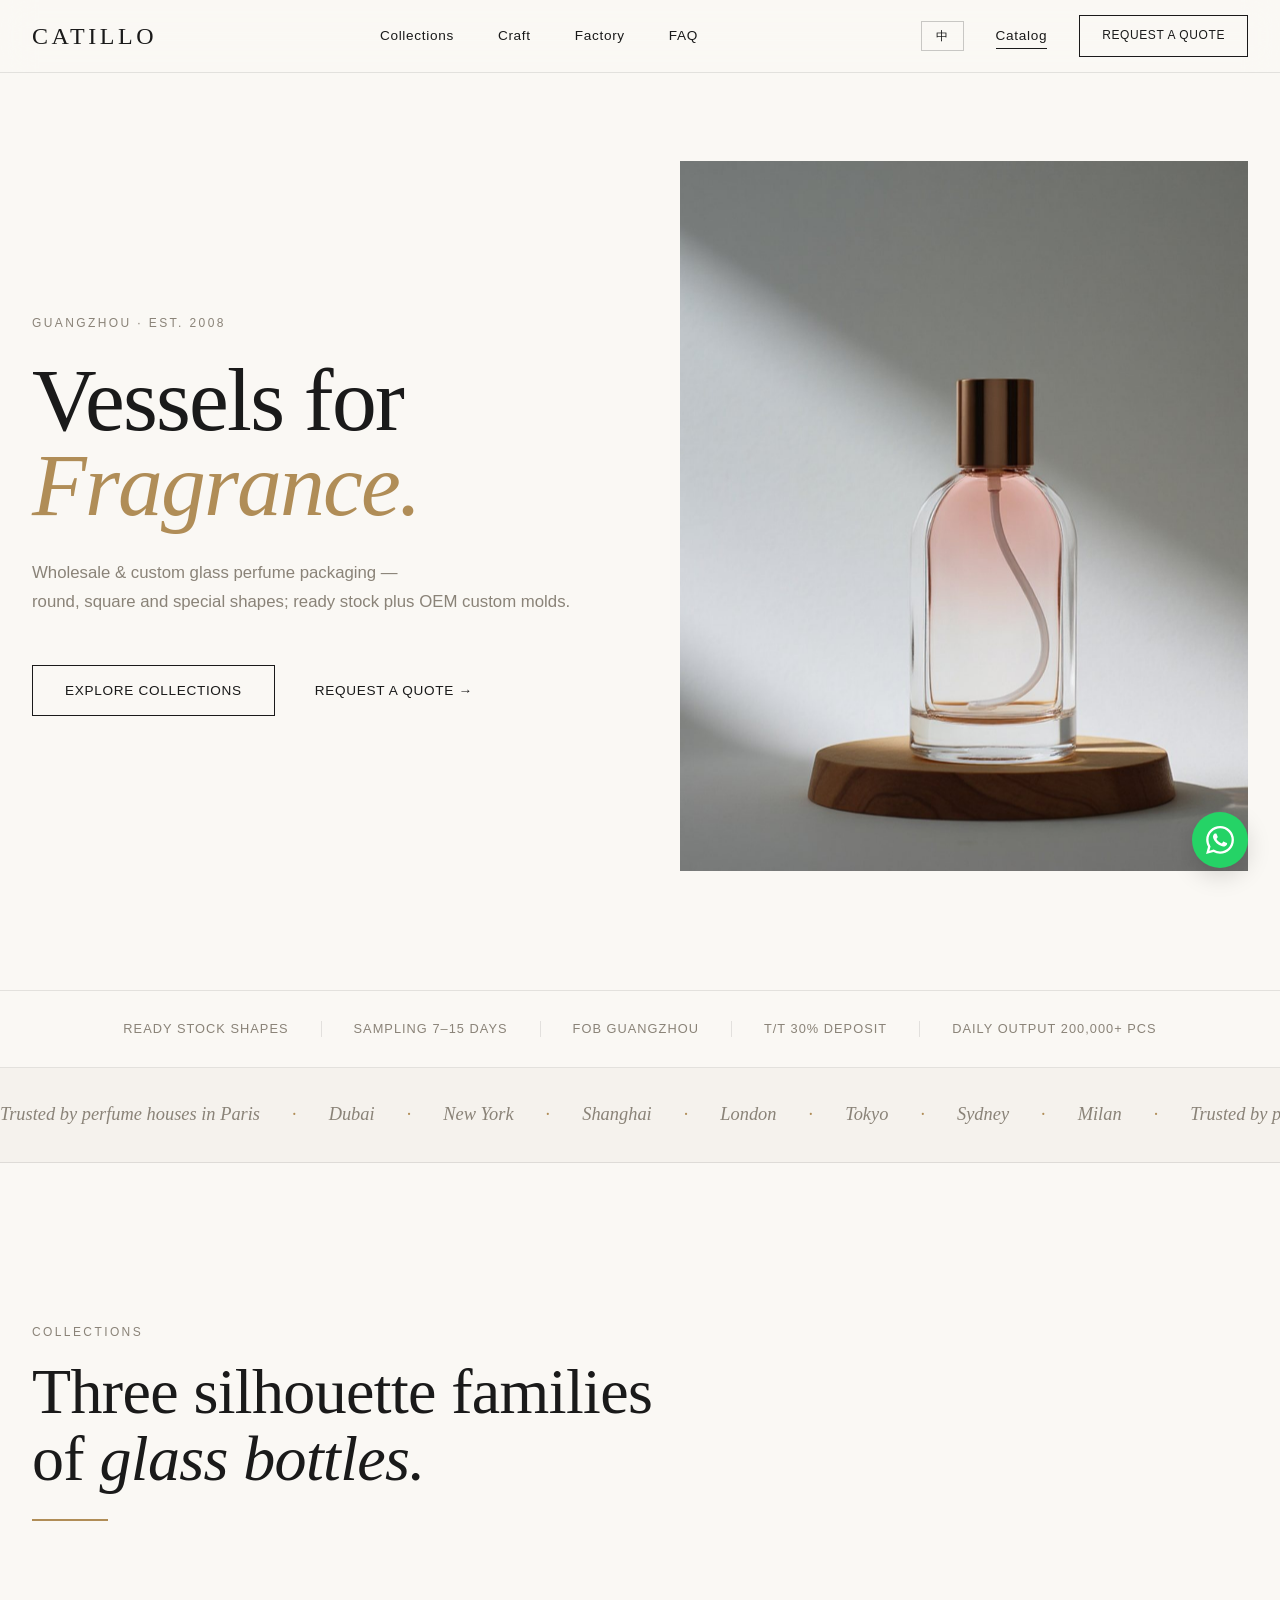
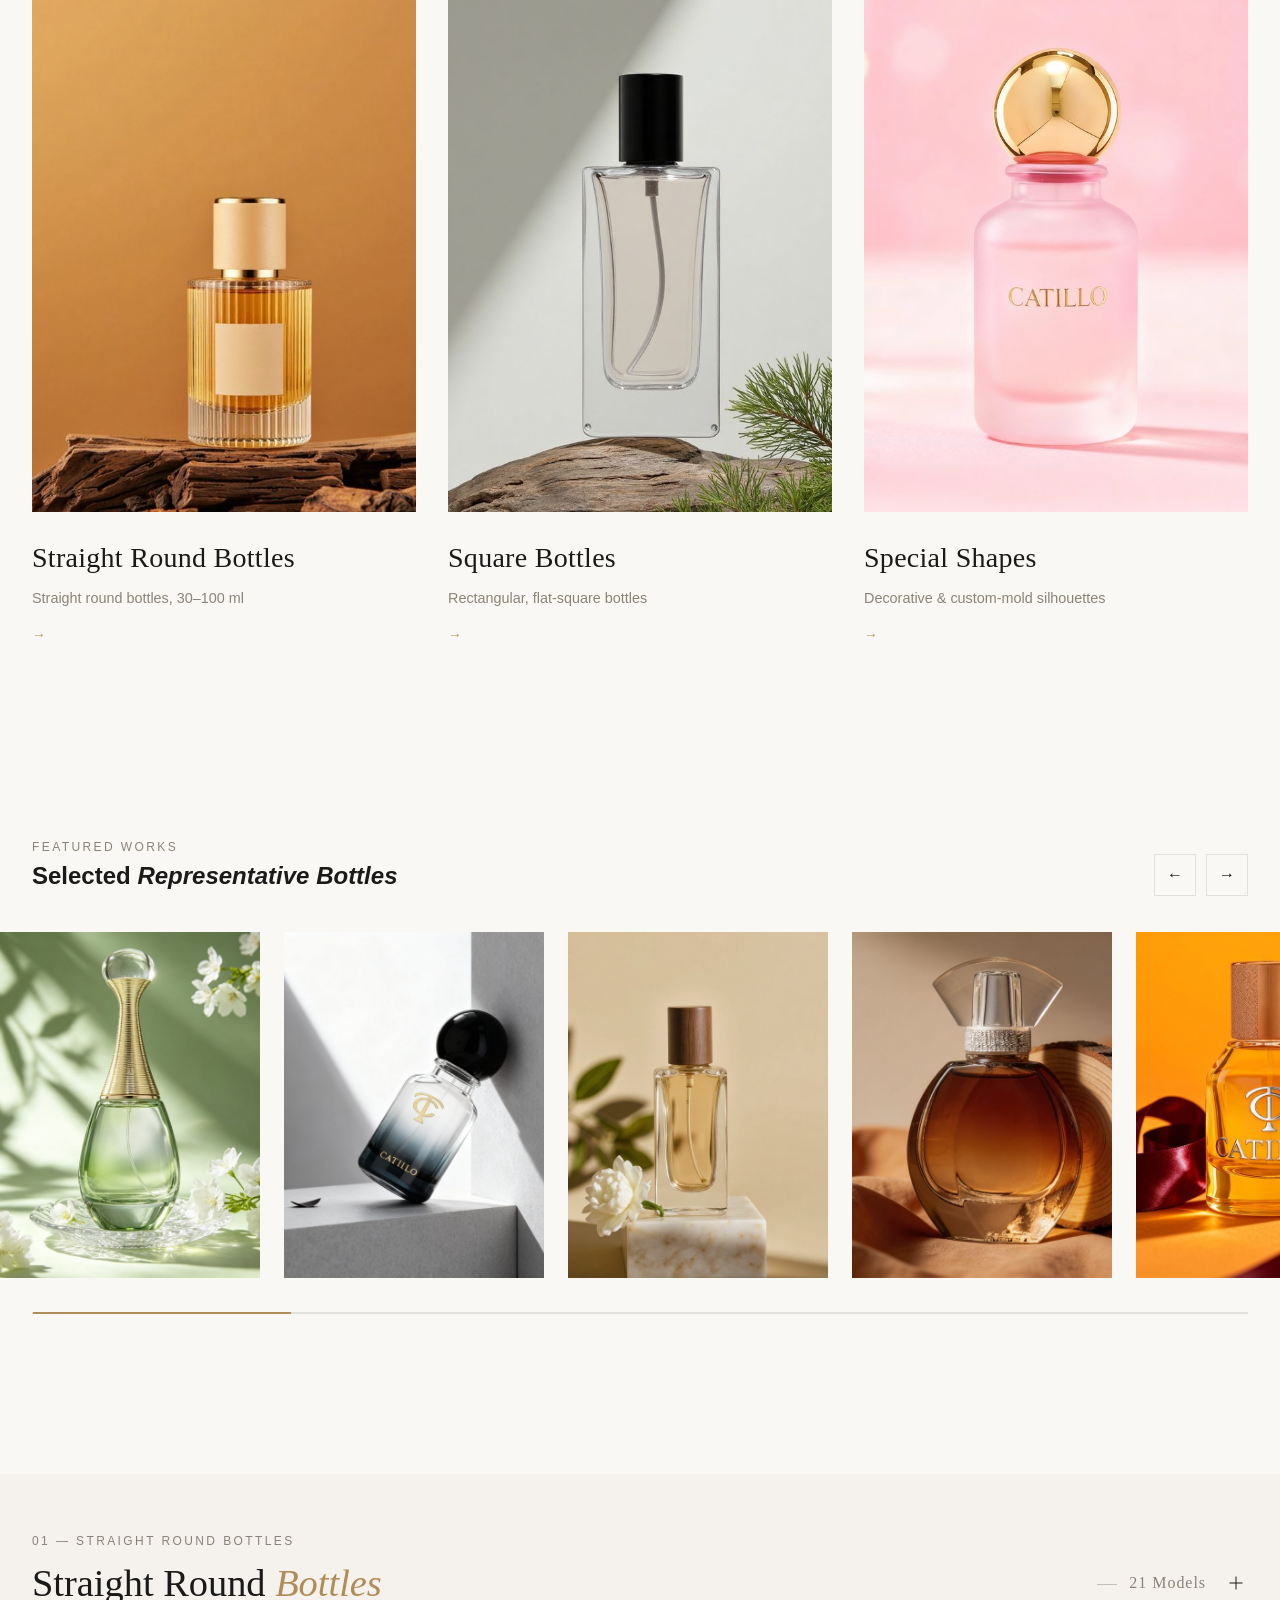
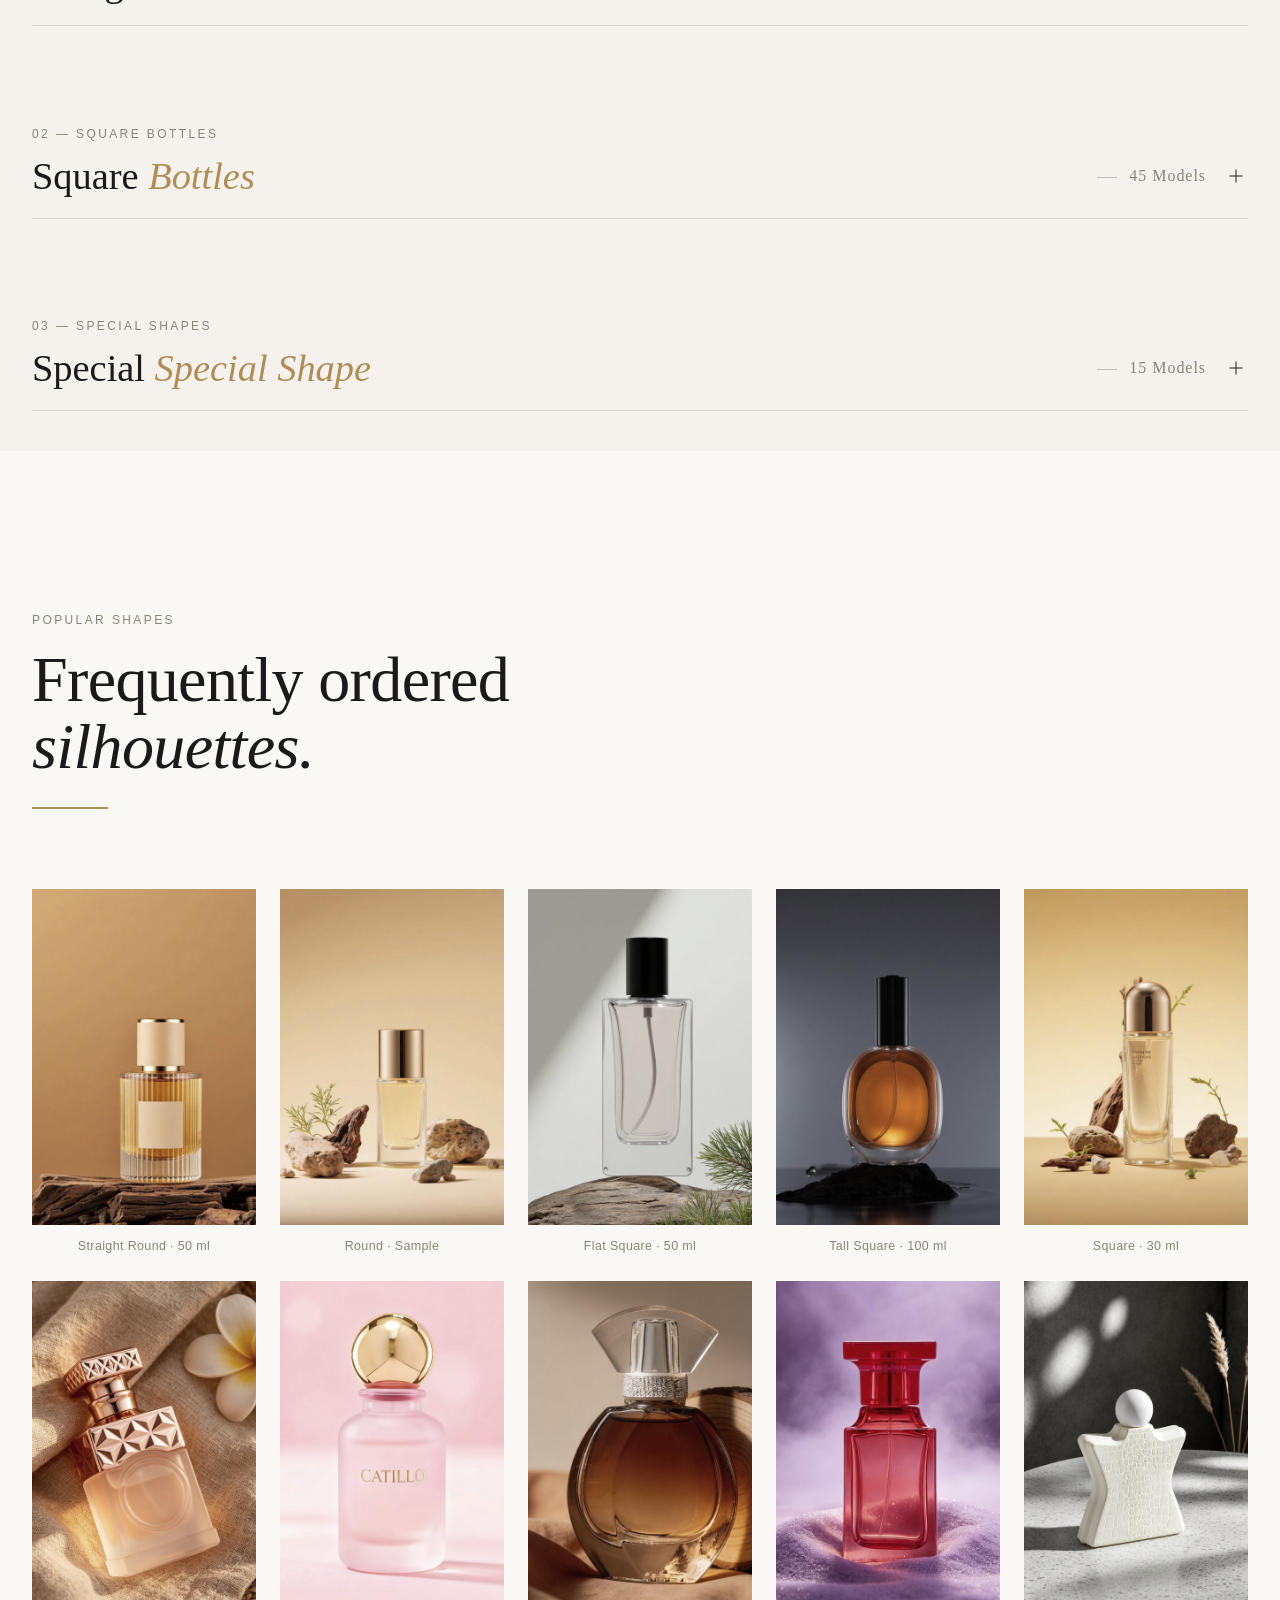
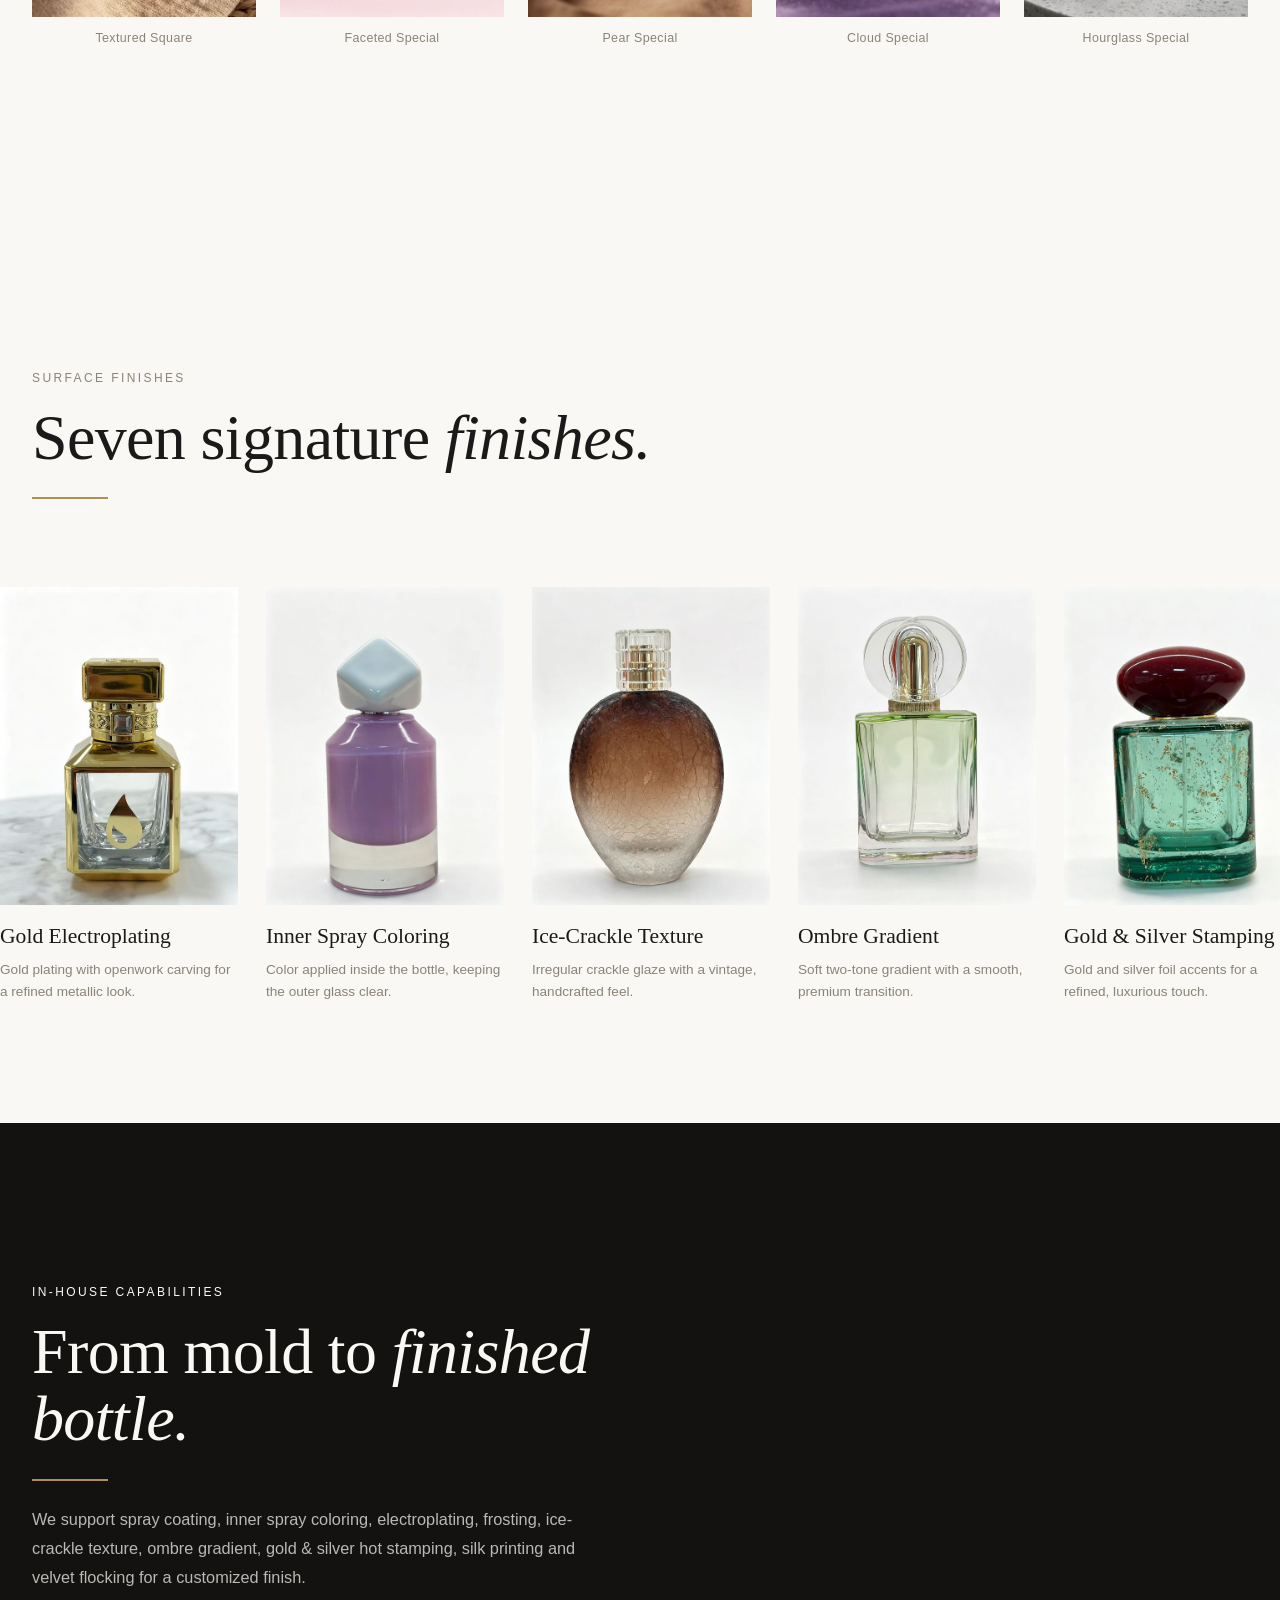
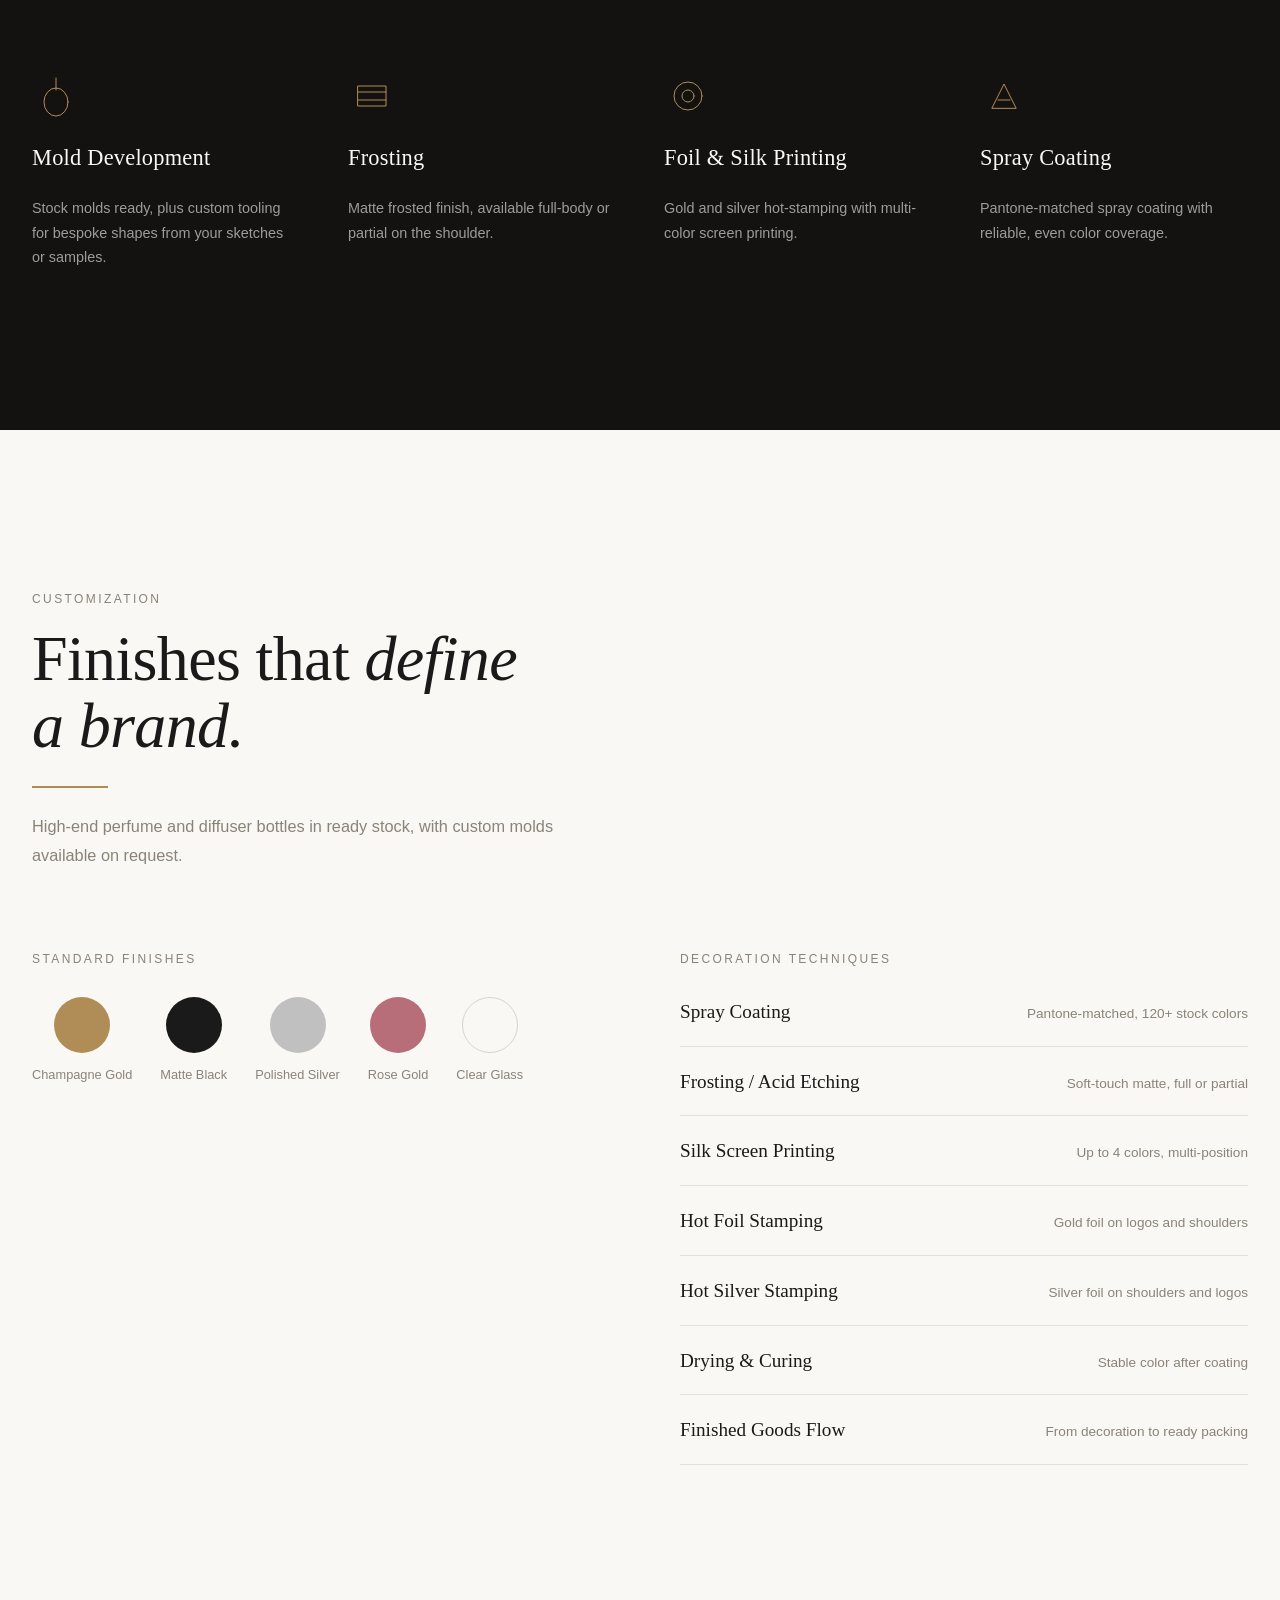
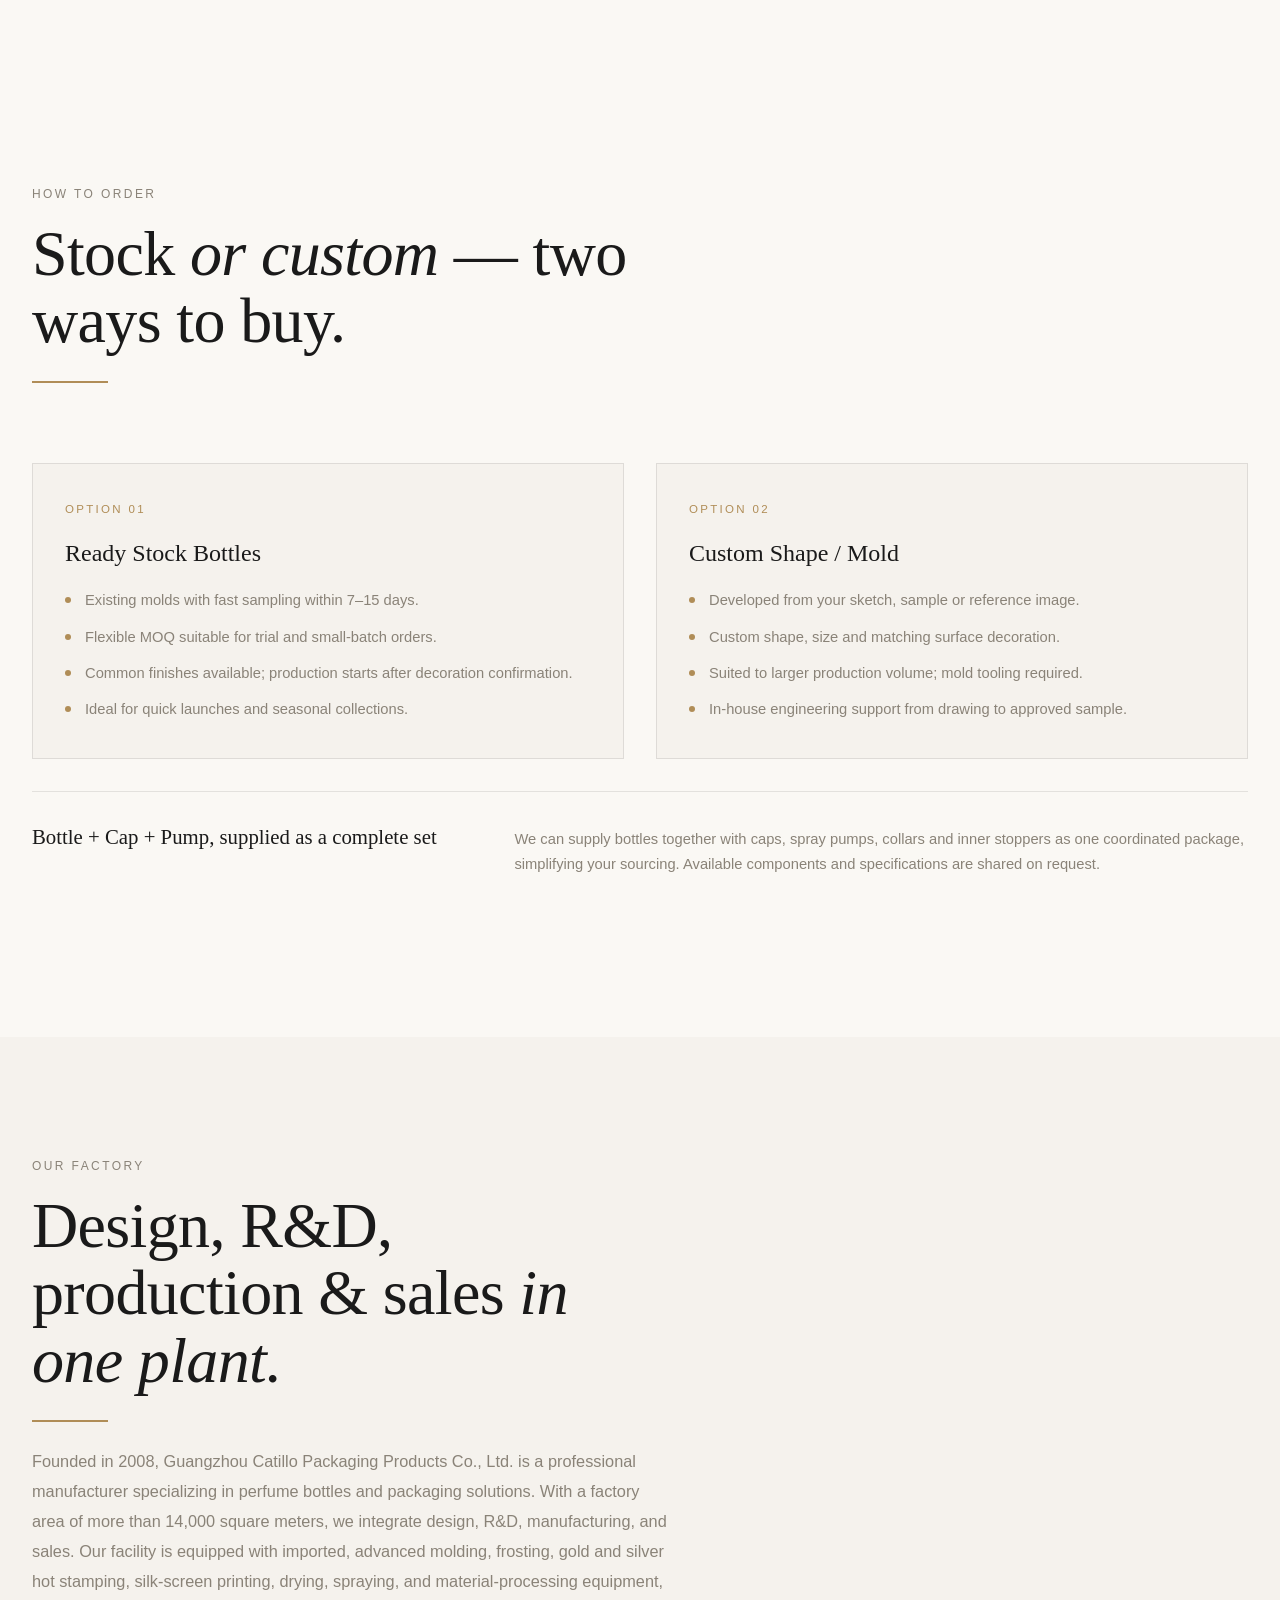
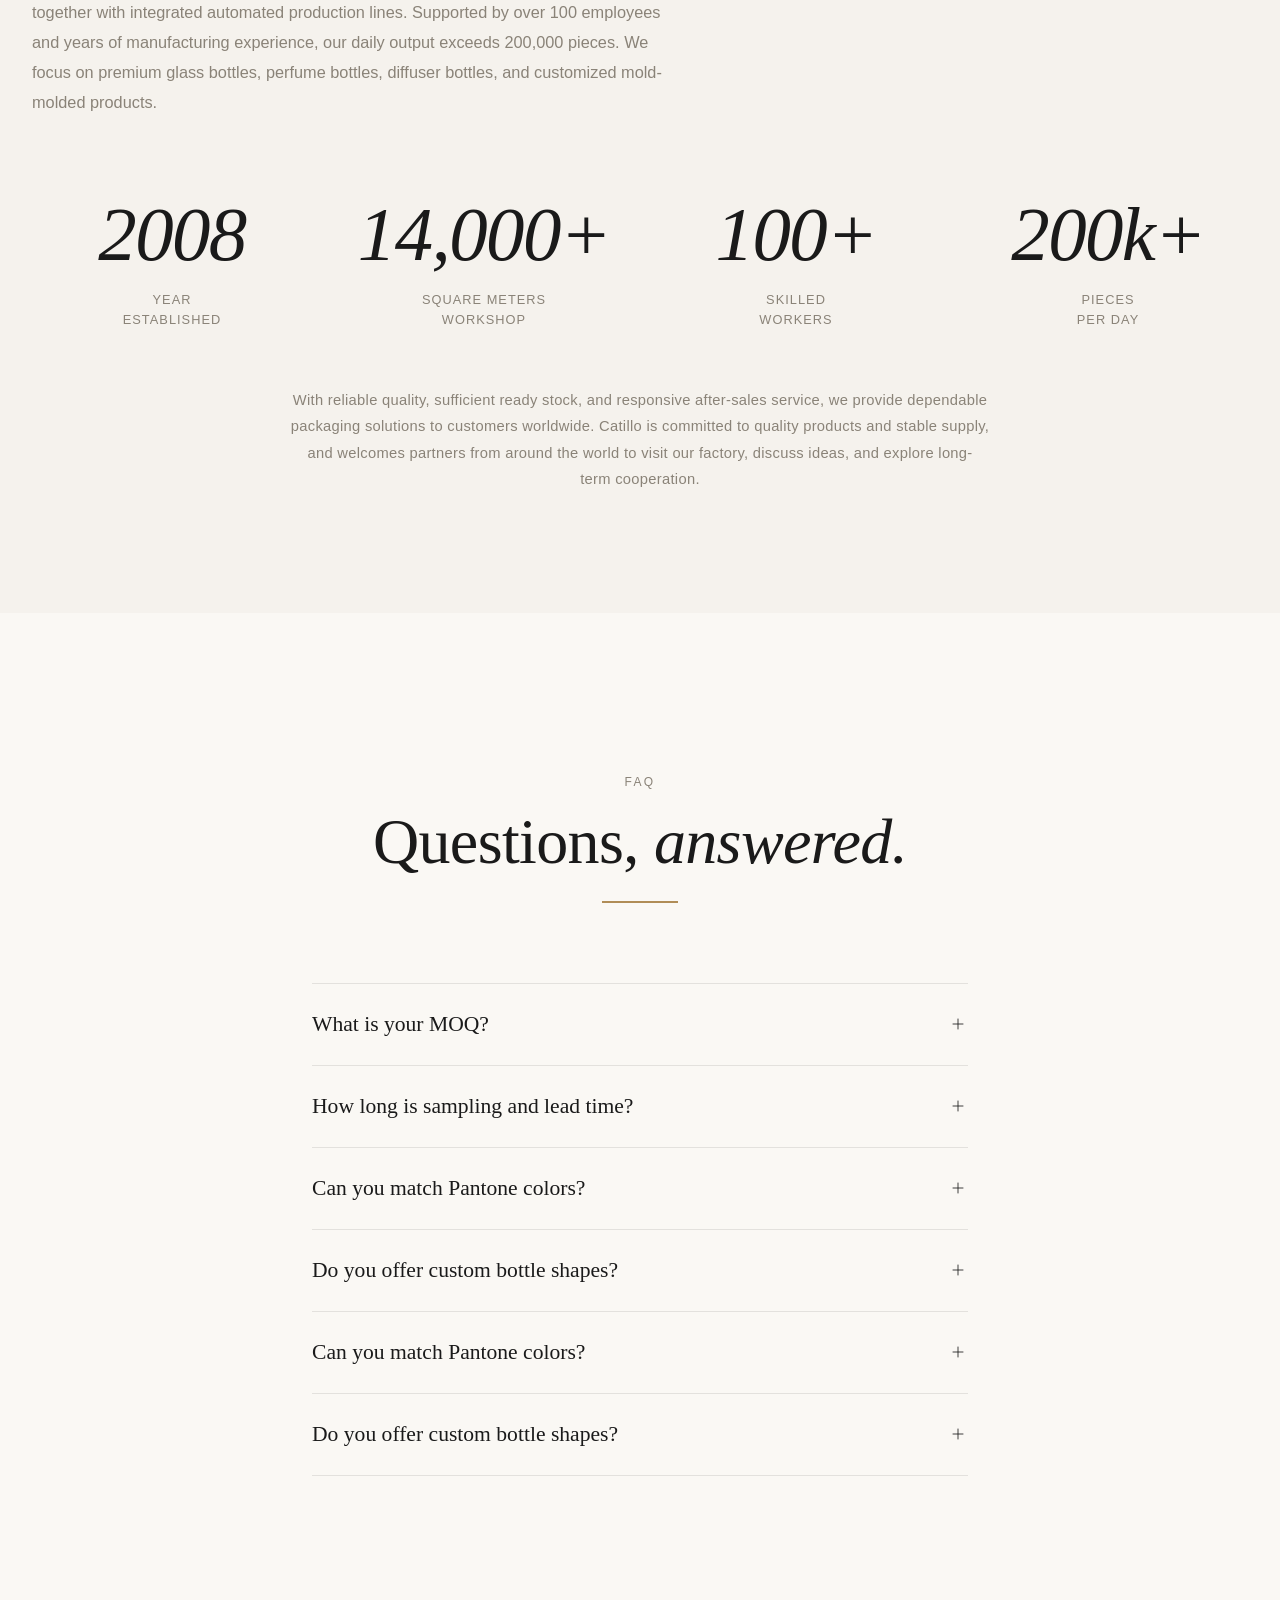
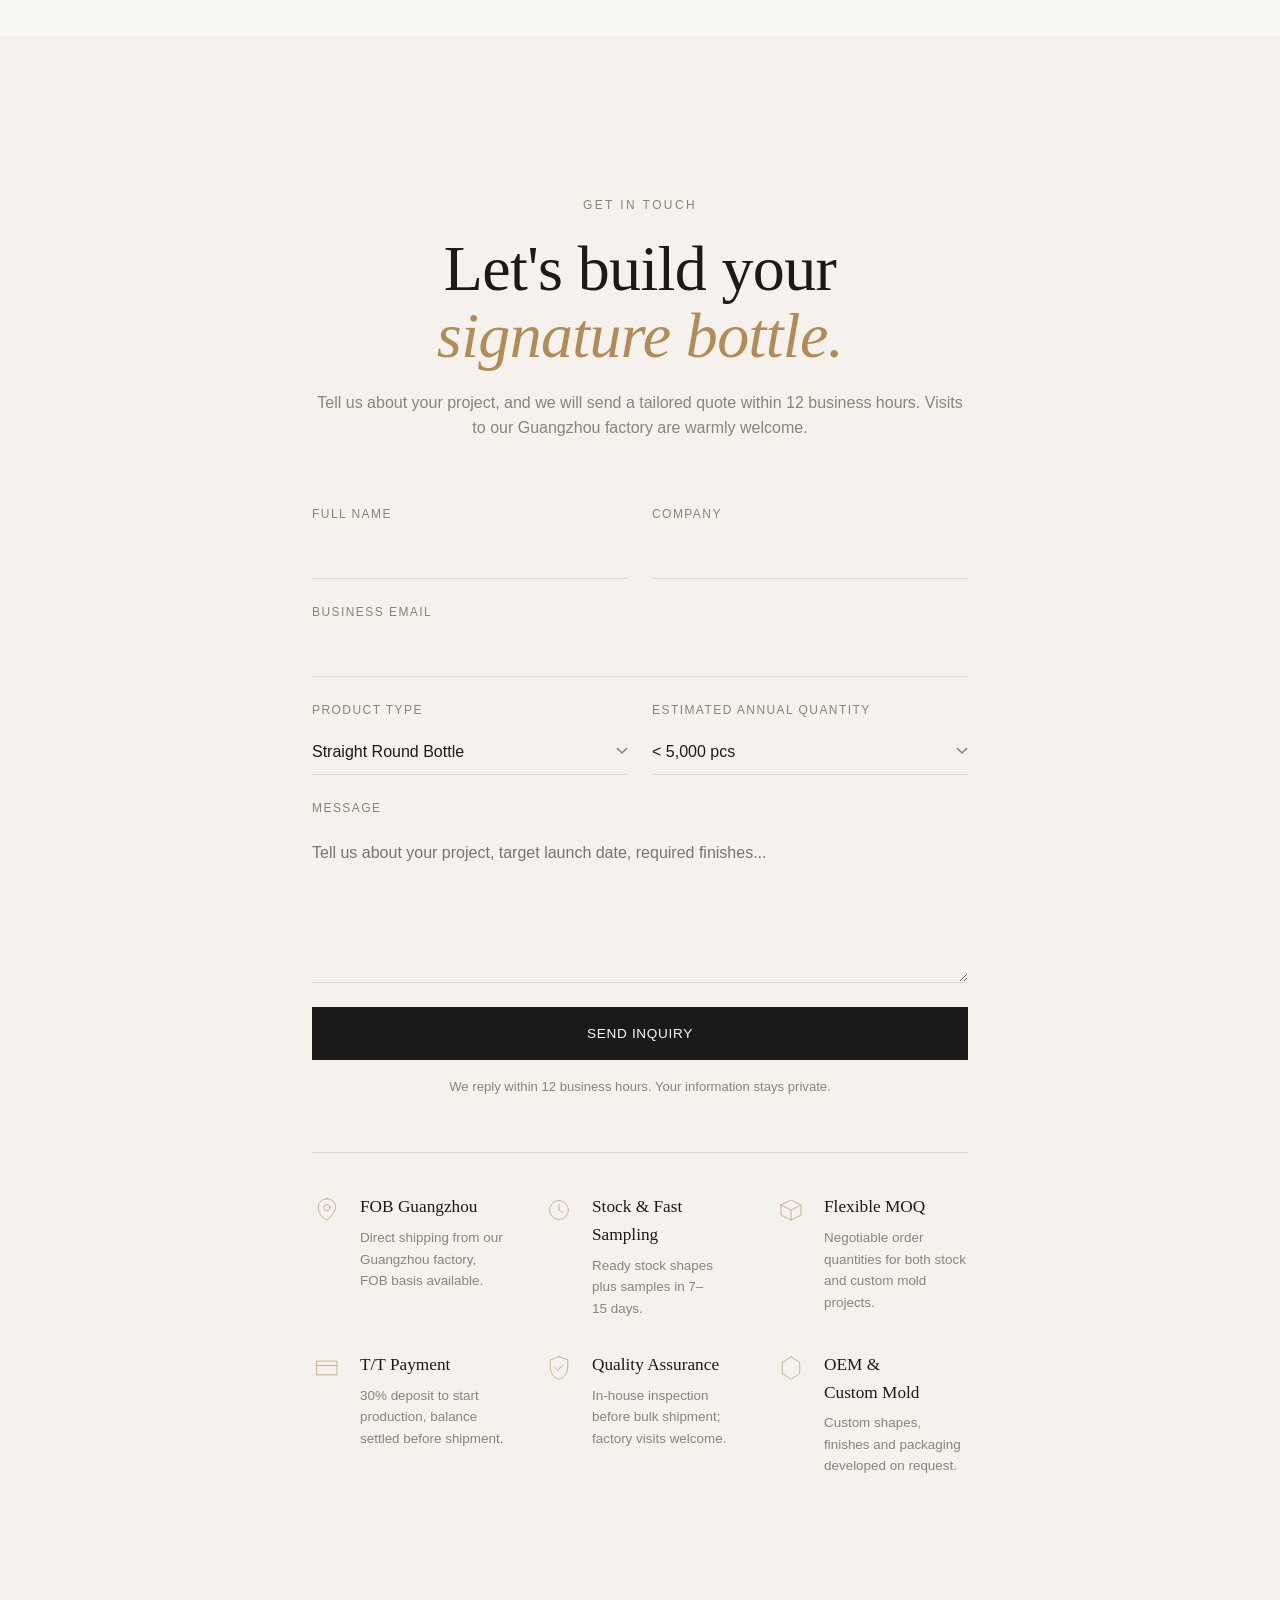
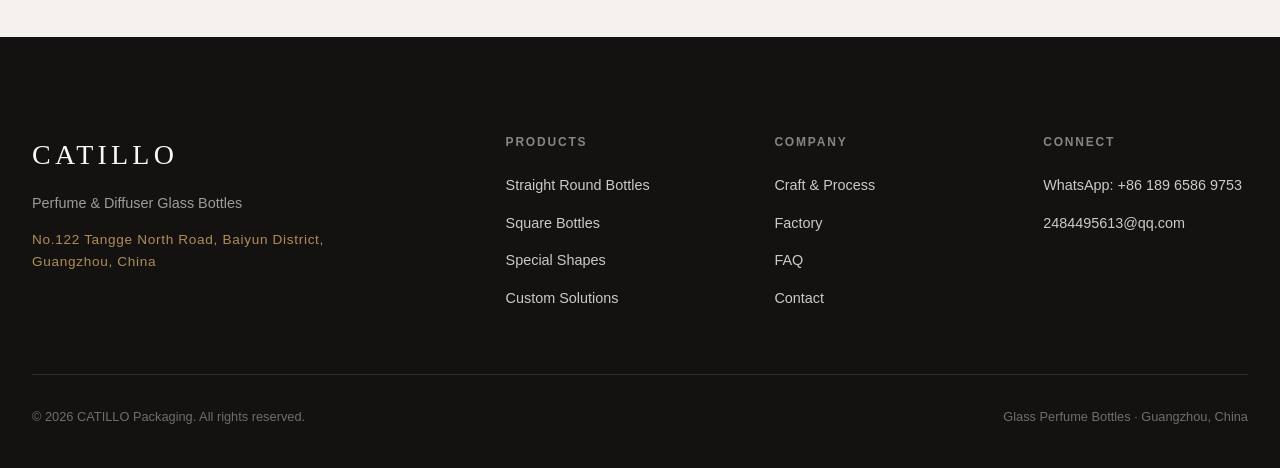
<file: index.html>
<!DOCTYPE html>
<html lang="en">
<head>
  <meta charset="UTF-8" />
  <meta name="viewport" content="width=device-width, initial-scale=1.0" />
  <title>CATILLO | Glass Perfume Bottle Manufacturer — Round, Square &amp; Custom Shapes</title>
  <meta name="description" content="Guangzhou wholesale & custom perfume glass bottle supplier, est. 2008. Round, square and special-shape bottles; frosting, electroplating, spray coating, hot stamping and silk printing; ready stock & OEM custom molds." />
  <link rel="icon" type="image/svg+xml" href="data:image/svg+xml,%3Csvg xmlns='http://www.w3.org/2000/svg' viewBox='0 0 32 32'%3E%3Crect width='32' height='32' fill='%23FAF8F4'/%3E%3Ctext x='16' y='22' font-family='Georgia,serif' font-size='20' fill='%23B08D57' text-anchor='middle'%3EC%3C/text%3E%3C/svg%3E" />

  <link rel="canonical" href="https://kadiluo88.com/" />

  <link rel="stylesheet" href="https://miaoda.feishu.cn/fonts/css2?family=Cormorant+Garamond:ital,wght@0,300;0,400;0,500;0,600;1,300;1,400;1,500&family=Manrope:wght@300;400;500;600&display=swap" />

  <link rel="stylesheet" href="css/styles.css" />
</head>
<body>

  <!-- ===================== NAVIGATION ===================== -->
  <header class="nav" id="nav">
    <div class="nav__inner">
      <a href="#top" class="nav__logo">CATILLO</a>
      <nav class="nav__links" aria-label="Primary">
        <a href="#collections" data-i18n="nav.collections">Collections</a>
        <a href="#craft" data-i18n="nav.craft">Craft</a>
        <a href="#factory" data-i18n="nav.factory">Factory</a>
        <a href="#journal" data-i18n="nav.journal">FAQ</a>
      </nav>
      <div class="nav__cta">
        <button id="langToggle" class="lang-toggle" type="button" aria-label="Switch language">中</button>
        <a href="#catalog" class="nav__catalog" data-i18n="nav.catalog">Catalog</a>
        <a href="#contact" class="btn btn--outline btn--sm" data-i18n="nav.quote">Request a Quote</a>
      </div>
      <button class="nav__burger" aria-label="Toggle menu" id="navBurger">
        <span></span><span></span>
      </button>
    </div>
  </header>

  <!-- ===================== HERO ===================== -->
  <section class="hero" id="top">
    <div class="hero__inner">
      <div class="hero__text">
        <p class="eyebrow" data-i18n="hero.eyebrow">Guangzhou · Est. 2008</p>
        <h1 class="hero__title" data-i18n-html="hero.titleHtml">
          Vessels for<br /><em>Fragrance.</em>
        </h1>
        <p class="hero__sub" data-i18n-html="hero.subHtml">
          Premium glass perfume &amp; diffuser bottles —<br />round, square and custom shapes, ready stock plus custom molds.
        </p>
        <div class="hero__actions">
          <a href="#collections" class="btn btn--outline" data-i18n="hero.explore">Explore Collections</a>
          <a href="#contact" class="btn btn--text" data-i18n="hero.quote">Request a Quote →</a>
        </div>
      </div>
      <div class="hero__image">
        <img
          src="images/hero/hero.jpg"
          alt="CATILLO round glass perfume bottle"
        />
      </div>
    </div>
  </section>

  <!-- ===================== PROCUREMENT FACTS ===================== -->
  <section class="facts">
    <div class="facts__inner">
      <span data-i18n="facts.s1">Ready Stock Shapes</span>
      <span class="facts__divider"></span>
      <span data-i18n="facts.s2">Sampling 7–15 days</span>
      <span class="facts__divider"></span>
      <span data-i18n="facts.s3">FOB Guangzhou</span>
      <span class="facts__divider"></span>
      <span data-i18n="facts.s4">T/T 30% deposit</span>
      <span class="facts__divider"></span>
      <span data-i18n="facts.s5">Daily output 200,000+ pcs</span>
    </div>
  </section>

  <!-- ===================== MARQUEE ===================== -->
  <section class="marquee" aria-hidden="true">
    <div class="marquee__track">
      <span data-i18n="marquee.trusted">Trusted by perfume houses in Paris</span>
      <span class="marquee__dot">·</span>
      <span>Dubai</span>
      <span class="marquee__dot">·</span>
      <span>New York</span>
      <span class="marquee__dot">·</span>
      <span>Shanghai</span>
      <span class="marquee__dot">·</span>
      <span>London</span>
      <span class="marquee__dot">·</span>
      <span>Tokyo</span>
      <span class="marquee__dot">·</span>
      <span>Sydney</span>
      <span class="marquee__dot">·</span>
      <span>Milan</span>
      <span class="marquee__dot">·</span>
      <span data-i18n="marquee.trusted">Trusted by perfume houses in Paris</span>
      <span class="marquee__dot">·</span>
      <span>Dubai</span>
      <span class="marquee__dot">·</span>
      <span>New York</span>
      <span class="marquee__dot">·</span>
      <span>Shanghai</span>
      <span class="marquee__dot">·</span>
      <span>London</span>
      <span class="marquee__dot">·</span>
      <span>Tokyo</span>
      <span class="marquee__dot">·</span>
      <span>Sydney</span>
      <span class="marquee__dot">·</span>
      <span>Milan</span>
      <span class="marquee__dot">·</span>
    </div>
  </section>

  <!-- ===================== COLLECTIONS ===================== -->
  <section class="section" id="collections">
    <div class="container">
      <div class="section__head">
        <p class="eyebrow" data-i18n="coll.eyebrow">Collections</p>
        <h2 class="section__title" data-i18n-html="coll.titleHtml">
          Three silhouette families of <em>glass bottles.</em>
        </h2>
      </div>

      <div class="collections">
        <a href="#round" class="collection-card">
          <div class="collection-card__image">
            <img src="images/round/image17.jpg" alt="Straight Round glass perfume bottle" loading="lazy" />
          </div>
          <div class="collection-card__meta">
            <h3 data-i18n="coll.r.name">Straight Round Bottles</h3>
            <p data-i18n="coll.r.desc">Straight round bottles, 30–100 ml</p>
            <span class="collection-card__arrow">→</span>
          </div>
        </a>

        <a href="#square" class="collection-card">
          <div class="collection-card__image">
            <img src="images/square/image25.jpg" alt="Square glass perfume bottle" loading="lazy" />
          </div>
          <div class="collection-card__meta">
            <h3 data-i18n="coll.s.name">Square Bottles</h3>
            <p data-i18n="coll.s.desc">Rectangular, flat-square bottles</p>
            <span class="collection-card__arrow">→</span>
          </div>
        </a>

        <a href="#special" class="collection-card">
          <div class="collection-card__image">
            <img src="images/special/image82.jpg" alt="Decorative special shape perfume bottle" loading="lazy" />
          </div>
          <div class="collection-card__meta">
            <h3 data-i18n="coll.sp.name">Special Shapes</h3>
            <p data-i18n="coll.sp.desc">Decorative &amp; custom-mold silhouettes</p>
            <span class="collection-card__arrow">→</span>
          </div>
        </a>
      </div>
    </div>
  </section>


  <!-- ===== Featured representative works rail ===== -->
  <section class="section section--featured">
    <div class="container">
      <div class="featured-head">
        <div class="featured-head__text">
          <p class="eyebrow" data-i18n="feat.eyebrow">Featured Works</p>
          <h2 class="section-title" data-i18n-html="feat.titleHtml">Selected <em>Representative Bottles</em></h2>
        </div>
        <div class="featured-nav">
          <button type="button" class="rail-btn" data-dir="-1" aria-label="Previous">←</button>
          <button type="button" class="rail-btn" data-dir="1" aria-label="Next">→</button>
        </div>
      </div>
    </div>
    <div class="featured-rail" id="featuredRail">
      <div class="featured-track">
        <figure class="featured-card">
          <div class="featured-card__image"><img src="images/special/image94.jpg" alt="Featured special shape perfume bottle" loading="lazy" /></div>
        </figure>
        <figure class="featured-card">
          <div class="featured-card__image"><img src="images/round/image66.jpg" alt="Featured round perfume bottle" loading="lazy" /></div>
        </figure>
        <figure class="featured-card">
          <div class="featured-card__image"><img src="images/square/image33.jpg" alt="Featured square perfume bottle" loading="lazy" /></div>
        </figure>
        <figure class="featured-card">
          <div class="featured-card__image"><img src="images/special/image80.jpg" alt="Featured special shape perfume bottle" loading="lazy" /></div>
        </figure>
        <figure class="featured-card">
          <div class="featured-card__image"><img src="images/round/image60.jpg" alt="Featured round perfume bottle" loading="lazy" /></div>
        </figure>
        <figure class="featured-card">
          <div class="featured-card__image"><img src="images/special/image115.jpg" alt="Featured special shape perfume bottle" loading="lazy" /></div>
        </figure>
        <figure class="featured-card">
          <div class="featured-card__image"><img src="images/square/image48.jpg" alt="Featured square perfume bottle" loading="lazy" /></div>
        </figure>
        <figure class="featured-card">
          <div class="featured-card__image"><img src="images/round/image52.jpg" alt="Featured round perfume bottle" loading="lazy" /></div>
        </figure>
      </div>
    </div>
    <div class="container">
      <div class="featured-progress"><span class="featured-progress__bar"></span></div>
    </div>
  </section>

    <!-- ===== round ===== -->
  <section class="section section--products" id="round">
    <div class="container">
<button type="button" class="cat-head cat-toggle" aria-expanded="false" aria-controls="round-grid">
        <span class="cat-head__text">
          <p class="eyebrow" data-i18n="cat.r.eyebrow">01 — Straight Round Bottles</p>
          <h2 class="cat-title" data-i18n-html="cat.r.titleHtml">Round <em>Straight Round Bottle</em></h2>
        </span>
        <span class="cat-head__meta">
          <span class="cat-count" data-count>—</span>
          <span class="cat-toggle__icon" aria-hidden="true"></span>
        </span>
      </button>
      <div class="products">
        <article class="product-card">
          <div class="product-card__image">
            <img loading="lazy" src="images/round/image15.jpg" alt="Straight Round glass perfume bottle" />
          </div>
          <div class="product-card__body">
            <h3 class="product-card__name"><em>Straight Round Bottle</em></h3>
            <p class="product-card__spec">30 / 50 / 100 ml · 15 mm crimp neck</p>
          </div>
        </article>

        <article class="product-card">
          <div class="product-card__image">
            <img loading="lazy" src="images/round/image17.jpg" alt="Straight Round glass perfume bottle" />
          </div>
          <div class="product-card__body">
            <h3 class="product-card__name"><em>Straight Round Bottle</em></h3>
            <p class="product-card__spec">30 / 50 / 100 ml · 15 mm crimp neck</p>
          </div>
        </article>

        <article class="product-card">
          <div class="product-card__image">
            <img loading="lazy" src="images/round/image18.jpg" alt="Straight Round glass perfume bottle" />
          </div>
          <div class="product-card__body">
            <h3 class="product-card__name"><em>Straight Round Bottle</em></h3>
            <p class="product-card__spec">30 / 50 / 100 ml · 15 mm crimp neck</p>
          </div>
        </article>

        <article class="product-card">
          <div class="product-card__image">
            <img loading="lazy" src="images/round/image19.jpg" alt="Straight Round glass perfume bottle" />
          </div>
          <div class="product-card__body">
            <h3 class="product-card__name"><em>Straight Round Bottle</em></h3>
            <p class="product-card__spec">30 / 50 / 100 ml · 15 mm crimp neck</p>
          </div>
        </article>

        <article class="product-card">
          <div class="product-card__image">
            <img loading="lazy" src="images/round/image40.jpg" alt="Straight Round glass perfume bottle" />
          </div>
          <div class="product-card__body">
            <h3 class="product-card__name"><em>Straight Round Bottle</em></h3>
            <p class="product-card__spec">30 / 50 / 100 ml · 15 mm crimp neck</p>
          </div>
        </article>

        <article class="product-card">
          <div class="product-card__image">
            <img loading="lazy" src="images/round/image45.jpg" alt="Straight Round glass perfume bottle" />
          </div>
          <div class="product-card__body">
            <h3 class="product-card__name"><em>Straight Round Bottle</em></h3>
            <p class="product-card__spec">30 / 50 / 100 ml · 15 mm crimp neck</p>
          </div>
        </article>

        <article class="product-card">
          <div class="product-card__image">
            <img loading="lazy" src="images/round/image46.jpg" alt="Straight Round glass perfume bottle" />
          </div>
          <div class="product-card__body">
            <h3 class="product-card__name"><em>Straight Round Bottle</em></h3>
            <p class="product-card__spec">30 / 50 / 100 ml · 15 mm crimp neck</p>
          </div>
        </article>

        <article class="product-card">
          <div class="product-card__image">
            <img loading="lazy" src="images/round/image54.jpg" alt="Straight Round glass perfume bottle" />
          </div>
          <div class="product-card__body">
            <h3 class="product-card__name"><em>Straight Round Bottle</em></h3>
            <p class="product-card__spec">30 / 50 / 100 ml · 15 mm crimp neck</p>
          </div>
        </article>

        <article class="product-card">
          <div class="product-card__image">
            <img loading="lazy" src="images/round/image64.jpg" alt="Straight Round glass perfume bottle" />
          </div>
          <div class="product-card__body">
            <h3 class="product-card__name"><em>Straight Round Bottle</em></h3>
            <p class="product-card__spec">30 / 50 / 100 ml · 15 mm crimp neck</p>
          </div>
        </article>

        <article class="product-card">
          <div class="product-card__image">
            <img loading="lazy" src="images/round/image72.jpg" alt="Straight Round glass perfume bottle" />
          </div>
          <div class="product-card__body">
            <h3 class="product-card__name"><em>Straight Round Bottle</em></h3>
            <p class="product-card__spec">30 / 50 / 100 ml · 15 mm crimp neck</p>
          </div>
        </article>

        <article class="product-card">
          <div class="product-card__image">
            <img loading="lazy" src="images/round/image73.jpg" alt="Straight Round glass perfume bottle" />
          </div>
          <div class="product-card__body">
            <h3 class="product-card__name"><em>Straight Round Bottle</em></h3>
            <p class="product-card__spec">30 / 50 / 100 ml · 15 mm crimp neck</p>
          </div>
        </article>

        <article class="product-card">
          <div class="product-card__image">
            <img loading="lazy" src="images/round/image79.jpg" alt="Straight Round glass perfume bottle" />
          </div>
          <div class="product-card__body">
            <h3 class="product-card__name"><em>Straight Round Bottle</em></h3>
            <p class="product-card__spec">30 / 50 / 100 ml · 15 mm crimp neck</p>
          </div>
        </article>

        <article class="product-card">
          <div class="product-card__image">
            <img loading="lazy" src="images/round/image88.jpg" alt="Straight Round glass perfume bottle" />
          </div>
          <div class="product-card__body">
            <h3 class="product-card__name"><em>Straight Round Bottle</em></h3>
            <p class="product-card__spec">30 / 50 / 100 ml · 15 mm crimp neck</p>
          </div>
        </article>

        <article class="product-card">
          <div class="product-card__image">
            <img loading="lazy" src="images/round/image92.jpg" alt="Straight Round glass perfume bottle" />
          </div>
          <div class="product-card__body">
            <h3 class="product-card__name"><em>Straight Round Bottle</em></h3>
            <p class="product-card__spec">30 / 50 / 100 ml · 15 mm crimp neck</p>
          </div>
        </article>

        <article class="product-card">
          <div class="product-card__image">
            <img loading="lazy" src="images/round/image96.jpg" alt="Straight Round glass perfume bottle" />
          </div>
          <div class="product-card__body">
            <h3 class="product-card__name"><em>Straight Round Bottle</em></h3>
            <p class="product-card__spec">30 / 50 / 100 ml · 15 mm crimp neck</p>
          </div>
        </article>

        <article class="product-card">
          <div class="product-card__image">
            <img loading="lazy" src="images/round/image109.jpg" alt="Straight Round glass perfume bottle" />
          </div>
          <div class="product-card__body">
            <h3 class="product-card__name"><em>Straight Round Bottle</em></h3>
            <p class="product-card__spec">30 / 50 / 100 ml · 15 mm crimp neck</p>
          </div>
        </article>

        <article class="product-card">
          <div class="product-card__image">
            <img loading="lazy" src="images/round/image34.jpg" alt="Straight Round glass perfume bottle" />
          </div>
          <div class="product-card__body">
            <h3 class="product-card__name"><em>Straight Round Bottle</em></h3>
            <p class="product-card__spec">30 / 50 / 100 ml · 15 mm crimp neck</p>
          </div>
        </article>

        <article class="product-card">
          <div class="product-card__image">
            <img loading="lazy" src="images/round/image60.jpg" alt="Straight Round glass perfume bottle" />
          </div>
          <div class="product-card__body">
            <h3 class="product-card__name"><em>Straight Round Bottle</em></h3>
            <p class="product-card__spec">30 / 50 / 100 ml · 15 mm crimp neck</p>
          </div>
        </article>

        <article class="product-card">
          <div class="product-card__image">
            <img loading="lazy" src="images/round/image65.jpg" alt="Straight Round glass perfume bottle" />
          </div>
          <div class="product-card__body">
            <h3 class="product-card__name"><em>Straight Round Bottle</em></h3>
            <p class="product-card__spec">30 / 50 / 100 ml · 15 mm crimp neck</p>
          </div>
        </article>

        <article class="product-card">
          <div class="product-card__image">
            <img loading="lazy" src="images/round/image66.jpg" alt="Straight Round glass perfume bottle" />
          </div>
          <div class="product-card__body">
            <h3 class="product-card__name"><em>Straight Round Bottle</em></h3>
            <p class="product-card__spec">30 / 50 / 100 ml · 15 mm crimp neck</p>
          </div>
        </article>

        <article class="product-card">
          <div class="product-card__image">
            <img loading="lazy" src="images/round/image52.jpg" alt="Straight Round glass perfume bottle" />
          </div>
          <div class="product-card__body">
            <h3 class="product-card__name"><em>Straight Round Bottle</em></h3>
            <p class="product-card__spec">30 / 50 / 100 ml · 15 mm crimp neck</p>
          </div>
        </article>
      </div>
    </div>
  </section>

  <!-- ===== square ===== -->
  <section class="section section--products" id="square">
    <div class="container">
<button type="button" class="cat-head cat-toggle" aria-expanded="false" aria-controls="square-grid">
        <span class="cat-head__text">
          <p class="eyebrow" data-i18n="cat.s.eyebrow">02 — Square Bottles</p>
          <h2 class="cat-title" data-i18n-html="cat.s.titleHtml">Square <em>Square Bottle</em></h2>
        </span>
        <span class="cat-head__meta">
          <span class="cat-count" data-count>—</span>
          <span class="cat-toggle__icon" aria-hidden="true"></span>
        </span>
      </button>
      <div class="products">
        <article class="product-card">
          <div class="product-card__image">
            <img loading="lazy" src="images/square/image16.jpg" alt="Square glass perfume bottle" />
          </div>
          <div class="product-card__body">
            <h3 class="product-card__name"><em>Square Bottle</em></h3>
            <p class="product-card__spec">30 / 50 / 100 ml · 15–18 mm neck</p>
          </div>
        </article>

        <article class="product-card">
          <div class="product-card__image">
            <img loading="lazy" src="images/square/image20.jpg" alt="Square glass perfume bottle" />
          </div>
          <div class="product-card__body">
            <h3 class="product-card__name"><em>Square Bottle</em></h3>
            <p class="product-card__spec">30 / 50 / 100 ml · 15–18 mm neck</p>
          </div>
        </article>

        <article class="product-card">
          <div class="product-card__image">
            <img loading="lazy" src="images/square/image23.jpg" alt="Square glass perfume bottle" />
          </div>
          <div class="product-card__body">
            <h3 class="product-card__name"><em>Square Bottle</em></h3>
            <p class="product-card__spec">30 / 50 / 100 ml · 15–18 mm neck</p>
          </div>
        </article>

        <article class="product-card">
          <div class="product-card__image">
            <img loading="lazy" src="images/square/image25.jpg" alt="Square glass perfume bottle" />
          </div>
          <div class="product-card__body">
            <h3 class="product-card__name"><em>Square Bottle</em></h3>
            <p class="product-card__spec">30 / 50 / 100 ml · 15–18 mm neck</p>
          </div>
        </article>

        <article class="product-card">
          <div class="product-card__image">
            <img loading="lazy" src="images/square/image28.jpg" alt="Square glass perfume bottle" />
          </div>
          <div class="product-card__body">
            <h3 class="product-card__name"><em>Square Bottle</em></h3>
            <p class="product-card__spec">30 / 50 / 100 ml · 15–18 mm neck</p>
          </div>
        </article>

        <article class="product-card">
          <div class="product-card__image">
            <img loading="lazy" src="images/square/image29.jpg" alt="Square glass perfume bottle" />
          </div>
          <div class="product-card__body">
            <h3 class="product-card__name"><em>Square Bottle</em></h3>
            <p class="product-card__spec">30 / 50 / 100 ml · 15–18 mm neck</p>
          </div>
        </article>

        <article class="product-card">
          <div class="product-card__image">
            <img loading="lazy" src="images/square/image32.jpg" alt="Square glass perfume bottle" />
          </div>
          <div class="product-card__body">
            <h3 class="product-card__name"><em>Square Bottle</em></h3>
            <p class="product-card__spec">30 / 50 / 100 ml · 15–18 mm neck</p>
          </div>
        </article>

        <article class="product-card">
          <div class="product-card__image">
            <img loading="lazy" src="images/square/image36.jpg" alt="Square glass perfume bottle" />
          </div>
          <div class="product-card__body">
            <h3 class="product-card__name"><em>Square Bottle</em></h3>
            <p class="product-card__spec">30 / 50 / 100 ml · 15–18 mm neck</p>
          </div>
        </article>

        <article class="product-card">
          <div class="product-card__image">
            <img loading="lazy" src="images/square/image37.jpg" alt="Square glass perfume bottle" />
          </div>
          <div class="product-card__body">
            <h3 class="product-card__name"><em>Square Bottle</em></h3>
            <p class="product-card__spec">30 / 50 / 100 ml · 15–18 mm neck</p>
          </div>
        </article>

        <article class="product-card">
          <div class="product-card__image">
            <img loading="lazy" src="images/square/image42.jpg" alt="Square glass perfume bottle" />
          </div>
          <div class="product-card__body">
            <h3 class="product-card__name"><em>Square Bottle</em></h3>
            <p class="product-card__spec">30 / 50 / 100 ml · 15–18 mm neck</p>
          </div>
        </article>

        <article class="product-card">
          <div class="product-card__image">
            <img loading="lazy" src="images/square/image43.jpg" alt="Square glass perfume bottle" />
          </div>
          <div class="product-card__body">
            <h3 class="product-card__name"><em>Square Bottle</em></h3>
            <p class="product-card__spec">30 / 50 / 100 ml · 15–18 mm neck</p>
          </div>
        </article>

        <article class="product-card">
          <div class="product-card__image">
            <img loading="lazy" src="images/square/image47.jpg" alt="Square glass perfume bottle" />
          </div>
          <div class="product-card__body">
            <h3 class="product-card__name"><em>Square Bottle</em></h3>
            <p class="product-card__spec">30 / 50 / 100 ml · 15–18 mm neck</p>
          </div>
        </article>

        <article class="product-card">
          <div class="product-card__image">
            <img loading="lazy" src="images/square/image49.jpg" alt="Square glass perfume bottle" />
          </div>
          <div class="product-card__body">
            <h3 class="product-card__name"><em>Square Bottle</em></h3>
            <p class="product-card__spec">30 / 50 / 100 ml · 15–18 mm neck</p>
          </div>
        </article>

        <article class="product-card">
          <div class="product-card__image">
            <img loading="lazy" src="images/square/image50.jpg" alt="Square glass perfume bottle" />
          </div>
          <div class="product-card__body">
            <h3 class="product-card__name"><em>Square Bottle</em></h3>
            <p class="product-card__spec">30 / 50 / 100 ml · 15–18 mm neck</p>
          </div>
        </article>

        <article class="product-card">
          <div class="product-card__image">
            <img loading="lazy" src="images/square/image51.jpg" alt="Square glass perfume bottle" />
          </div>
          <div class="product-card__body">
            <h3 class="product-card__name"><em>Square Bottle</em></h3>
            <p class="product-card__spec">30 / 50 / 100 ml · 15–18 mm neck</p>
          </div>
        </article>

        <article class="product-card">
          <div class="product-card__image">
            <img loading="lazy" src="images/square/image56.jpg" alt="Square glass perfume bottle" />
          </div>
          <div class="product-card__body">
            <h3 class="product-card__name"><em>Square Bottle</em></h3>
            <p class="product-card__spec">30 / 50 / 100 ml · 15–18 mm neck</p>
          </div>
        </article>

        <article class="product-card">
          <div class="product-card__image">
            <img loading="lazy" src="images/square/image57.jpg" alt="Square glass perfume bottle" />
          </div>
          <div class="product-card__body">
            <h3 class="product-card__name"><em>Square Bottle</em></h3>
            <p class="product-card__spec">30 / 50 / 100 ml · 15–18 mm neck</p>
          </div>
        </article>

        <article class="product-card">
          <div class="product-card__image">
            <img loading="lazy" src="images/square/image58.jpg" alt="Square glass perfume bottle" />
          </div>
          <div class="product-card__body">
            <h3 class="product-card__name"><em>Square Bottle</em></h3>
            <p class="product-card__spec">30 / 50 / 100 ml · 15–18 mm neck</p>
          </div>
        </article>

        <article class="product-card">
          <div class="product-card__image">
            <img loading="lazy" src="images/square/image61.jpg" alt="Square glass perfume bottle" />
          </div>
          <div class="product-card__body">
            <h3 class="product-card__name"><em>Square Bottle</em></h3>
            <p class="product-card__spec">30 / 50 / 100 ml · 15–18 mm neck</p>
          </div>
        </article>

        <article class="product-card">
          <div class="product-card__image">
            <img loading="lazy" src="images/square/image68.jpg" alt="Square glass perfume bottle" />
          </div>
          <div class="product-card__body">
            <h3 class="product-card__name"><em>Square Bottle</em></h3>
            <p class="product-card__spec">30 / 50 / 100 ml · 15–18 mm neck</p>
          </div>
        </article>

        <article class="product-card">
          <div class="product-card__image">
            <img loading="lazy" src="images/square/image71.jpg" alt="Square glass perfume bottle" />
          </div>
          <div class="product-card__body">
            <h3 class="product-card__name"><em>Square Bottle</em></h3>
            <p class="product-card__spec">30 / 50 / 100 ml · 15–18 mm neck</p>
          </div>
        </article>

        <article class="product-card">
          <div class="product-card__image">
            <img loading="lazy" src="images/square/image86.jpg" alt="Square glass perfume bottle" />
          </div>
          <div class="product-card__body">
            <h3 class="product-card__name"><em>Square Bottle</em></h3>
            <p class="product-card__spec">30 / 50 / 100 ml · 15–18 mm neck</p>
          </div>
        </article>

        <article class="product-card">
          <div class="product-card__image">
            <img loading="lazy" src="images/square/image91.jpg" alt="Square glass perfume bottle" />
          </div>
          <div class="product-card__body">
            <h3 class="product-card__name"><em>Square Bottle</em></h3>
            <p class="product-card__spec">30 / 50 / 100 ml · 15–18 mm neck</p>
          </div>
        </article>

        <article class="product-card">
          <div class="product-card__image">
            <img loading="lazy" src="images/square/image97.jpg" alt="Square glass perfume bottle" />
          </div>
          <div class="product-card__body">
            <h3 class="product-card__name"><em>Square Bottle</em></h3>
            <p class="product-card__spec">30 / 50 / 100 ml · 15–18 mm neck</p>
          </div>
        </article>

        <article class="product-card">
          <div class="product-card__image">
            <img loading="lazy" src="images/square/image98.jpg" alt="Square glass perfume bottle" />
          </div>
          <div class="product-card__body">
            <h3 class="product-card__name"><em>Square Bottle</em></h3>
            <p class="product-card__spec">30 / 50 / 100 ml · 15–18 mm neck</p>
          </div>
        </article>

        <article class="product-card">
          <div class="product-card__image">
            <img loading="lazy" src="images/square/image99.jpg" alt="Square glass perfume bottle" />
          </div>
          <div class="product-card__body">
            <h3 class="product-card__name"><em>Square Bottle</em></h3>
            <p class="product-card__spec">30 / 50 / 100 ml · 15–18 mm neck</p>
          </div>
        </article>

        <article class="product-card">
          <div class="product-card__image">
            <img loading="lazy" src="images/square/image100.jpg" alt="Square glass perfume bottle" />
          </div>
          <div class="product-card__body">
            <h3 class="product-card__name"><em>Square Bottle</em></h3>
            <p class="product-card__spec">30 / 50 / 100 ml · 15–18 mm neck</p>
          </div>
        </article>

        <article class="product-card">
          <div class="product-card__image">
            <img loading="lazy" src="images/square/image102.jpg" alt="Square glass perfume bottle" />
          </div>
          <div class="product-card__body">
            <h3 class="product-card__name"><em>Square Bottle</em></h3>
            <p class="product-card__spec">30 / 50 / 100 ml · 15–18 mm neck</p>
          </div>
        </article>

        <article class="product-card">
          <div class="product-card__image">
            <img loading="lazy" src="images/square/image120.jpg" alt="Square glass perfume bottle" />
          </div>
          <div class="product-card__body">
            <h3 class="product-card__name"><em>Square Bottle</em></h3>
            <p class="product-card__spec">30 / 50 / 100 ml · 15–18 mm neck</p>
          </div>
        </article>

        <article class="product-card">
          <div class="product-card__image">
            <img loading="lazy" src="images/square/image131.jpg" alt="Square glass perfume bottle" />
          </div>
          <div class="product-card__body">
            <h3 class="product-card__name"><em>Square Bottle</em></h3>
            <p class="product-card__spec">30 / 50 / 100 ml · 15–18 mm neck</p>
          </div>
        </article>

        <article class="product-card">
          <div class="product-card__image">
            <img loading="lazy" src="images/square/image134.jpg" alt="Square glass perfume bottle" />
          </div>
          <div class="product-card__body">
            <h3 class="product-card__name"><em>Square Bottle</em></h3>
            <p class="product-card__spec">30 / 50 / 100 ml · 15–18 mm neck</p>
          </div>
        </article>

        <article class="product-card">
          <div class="product-card__image">
            <img loading="lazy" src="images/square/image142.jpg" alt="Square glass perfume bottle" />
          </div>
          <div class="product-card__body">
            <h3 class="product-card__name"><em>Square Bottle</em></h3>
            <p class="product-card__spec">30 / 50 / 100 ml · 15–18 mm neck</p>
          </div>
        </article>

        <article class="product-card">
          <div class="product-card__image">
            <img loading="lazy" src="images/square/image62.jpg" alt="Square glass perfume bottle" />
          </div>
          <div class="product-card__body">
            <h3 class="product-card__name"><em>Square Bottle</em></h3>
            <p class="product-card__spec">30 / 50 / 100 ml · 15–18 mm neck</p>
          </div>
        </article>

        <article class="product-card">
          <div class="product-card__image">
            <img loading="lazy" src="images/square/image105.jpg" alt="Square glass perfume bottle" />
          </div>
          <div class="product-card__body">
            <h3 class="product-card__name"><em>Square Bottle</em></h3>
            <p class="product-card__spec">30 / 50 / 100 ml · 15–18 mm neck</p>
          </div>
        </article>

        <article class="product-card">
          <div class="product-card__image">
            <img loading="lazy" src="images/square/image90.jpg" alt="Square glass perfume bottle" />
          </div>
          <div class="product-card__body">
            <h3 class="product-card__name"><em>Square Bottle</em></h3>
            <p class="product-card__spec">30 / 50 / 100 ml · 15–18 mm neck</p>
          </div>
        </article>

        <article class="product-card">
          <div class="product-card__image">
            <img loading="lazy" src="images/square/image93.jpg" alt="Square glass perfume bottle" />
          </div>
          <div class="product-card__body">
            <h3 class="product-card__name"><em>Square Bottle</em></h3>
            <p class="product-card__spec">30 / 50 / 100 ml · 15–18 mm neck</p>
          </div>
        </article>

        <article class="product-card">
          <div class="product-card__image">
            <img loading="lazy" src="images/square/image108.jpg" alt="Square glass perfume bottle" />
          </div>
          <div class="product-card__body">
            <h3 class="product-card__name"><em>Square Bottle</em></h3>
            <p class="product-card__spec">30 / 50 / 100 ml · 15–18 mm neck</p>
          </div>
        </article>

        <article class="product-card">
          <div class="product-card__image">
            <img loading="lazy" src="images/square/image119.jpg" alt="Square glass perfume bottle" />
          </div>
          <div class="product-card__body">
            <h3 class="product-card__name"><em>Square Bottle</em></h3>
            <p class="product-card__spec">30 / 50 / 100 ml · 15–18 mm neck</p>
          </div>
        </article>

        <article class="product-card">
          <div class="product-card__image">
            <img loading="lazy" src="images/square/image33.jpg" alt="Square glass perfume bottle" />
          </div>
          <div class="product-card__body">
            <h3 class="product-card__name"><em>Square Bottle</em></h3>
            <p class="product-card__spec">30 / 50 / 100 ml · 15–18 mm neck</p>
          </div>
        </article>

        <article class="product-card">
          <div class="product-card__image">
            <img loading="lazy" src="images/square/image48.jpg" alt="Square glass perfume bottle" />
          </div>
          <div class="product-card__body">
            <h3 class="product-card__name"><em>Square Bottle</em></h3>
            <p class="product-card__spec">30 / 50 / 100 ml · 15–18 mm neck</p>
          </div>
        </article>

        <article class="product-card">
          <div class="product-card__image">
            <img loading="lazy" src="images/square/image67.jpg" alt="Square glass perfume bottle" />
          </div>
          <div class="product-card__body">
            <h3 class="product-card__name"><em>Square Bottle</em></h3>
            <p class="product-card__spec">30 / 50 / 100 ml · 15–18 mm neck</p>
          </div>
        </article>

        <article class="product-card">
          <div class="product-card__image">
            <img loading="lazy" src="images/square/image41.jpg" alt="Square glass perfume bottle" />
          </div>
          <div class="product-card__body">
            <h3 class="product-card__name"><em>Square Bottle</em></h3>
            <p class="product-card__spec">30 / 50 / 100 ml · 15–18 mm neck</p>
          </div>
        </article>

        <article class="product-card">
          <div class="product-card__image">
            <img loading="lazy" src="images/square/image95.jpg" alt="Square glass perfume bottle" />
          </div>
          <div class="product-card__body">
            <h3 class="product-card__name"><em>Square Bottle</em></h3>
            <p class="product-card__spec">30 / 50 / 100 ml · 15–18 mm neck</p>
          </div>
        </article>

        <article class="product-card">
          <div class="product-card__image">
            <img loading="lazy" src="images/square/image121.jpg" alt="Square glass perfume bottle" />
          </div>
          <div class="product-card__body">
            <h3 class="product-card__name"><em>Square Bottle</em></h3>
            <p class="product-card__spec">30 / 50 / 100 ml · 15–18 mm neck</p>
          </div>
        </article>

        <article class="product-card">
          <div class="product-card__image">
            <img loading="lazy" src="images/square/image122.jpg" alt="Square glass perfume bottle" />
          </div>
          <div class="product-card__body">
            <h3 class="product-card__name"><em>Square Bottle</em></h3>
            <p class="product-card__spec">30 / 50 / 100 ml · 15–18 mm neck</p>
          </div>
        </article>
      </div>
    </div>
  </section>

  <!-- ===== special ===== -->
  <section class="section section--products" id="special">
    <div class="container">
<button type="button" class="cat-head cat-toggle" aria-expanded="false" aria-controls="special-grid">
        <span class="cat-head__text">
          <p class="eyebrow" data-i18n="cat.sp.eyebrow">03 — Special Shapes</p>
          <h2 class="cat-title" data-i18n-html="cat.sp.titleHtml">Special <em>Special Shape</em></h2>
        </span>
        <span class="cat-head__meta">
          <span class="cat-count" data-count>—</span>
          <span class="cat-toggle__icon" aria-hidden="true"></span>
        </span>
      </button>
      <div class="products">
        <article class="product-card">
          <div class="product-card__image">
            <img loading="lazy" src="images/special/image30.jpg" alt="Special Shape glass perfume bottle" />
          </div>
          <div class="product-card__body">
            <h3 class="product-card__name"><em>Special Shape</em></h3>
            <p class="product-card__spec">Custom ml · Neck finish on request</p>
          </div>
        </article>

        <article class="product-card">
          <div class="product-card__image">
            <img loading="lazy" src="images/special/image69.jpg" alt="Special Shape glass perfume bottle" />
          </div>
          <div class="product-card__body">
            <h3 class="product-card__name"><em>Special Shape</em></h3>
            <p class="product-card__spec">Custom ml · Neck finish on request</p>
          </div>
        </article>

        <article class="product-card">
          <div class="product-card__image">
            <img loading="lazy" src="images/special/image80.jpg" alt="Special Shape glass perfume bottle" />
          </div>
          <div class="product-card__body">
            <h3 class="product-card__name"><em>Special Shape</em></h3>
            <p class="product-card__spec">Custom ml · Neck finish on request</p>
          </div>
        </article>

        <article class="product-card">
          <div class="product-card__image">
            <img loading="lazy" src="images/special/image81.jpg" alt="Special Shape glass perfume bottle" />
          </div>
          <div class="product-card__body">
            <h3 class="product-card__name"><em>Special Shape</em></h3>
            <p class="product-card__spec">Custom ml · Neck finish on request</p>
          </div>
        </article>

        <article class="product-card">
          <div class="product-card__image">
            <img loading="lazy" src="images/special/image82.jpg" alt="Special Shape glass perfume bottle" />
          </div>
          <div class="product-card__body">
            <h3 class="product-card__name"><em>Special Shape</em></h3>
            <p class="product-card__spec">Custom ml · Neck finish on request</p>
          </div>
        </article>

        <article class="product-card">
          <div class="product-card__image">
            <img loading="lazy" src="images/special/image83.jpg" alt="Special Shape glass perfume bottle" />
          </div>
          <div class="product-card__body">
            <h3 class="product-card__name"><em>Special Shape</em></h3>
            <p class="product-card__spec">Custom ml · Neck finish on request</p>
          </div>
        </article>

        <article class="product-card">
          <div class="product-card__image">
            <img loading="lazy" src="images/special/image84.jpg" alt="Special Shape glass perfume bottle" />
          </div>
          <div class="product-card__body">
            <h3 class="product-card__name"><em>Special Shape</em></h3>
            <p class="product-card__spec">Custom ml · Neck finish on request</p>
          </div>
        </article>

        <article class="product-card">
          <div class="product-card__image">
            <img loading="lazy" src="images/special/image104.jpg" alt="Special Shape glass perfume bottle" />
          </div>
          <div class="product-card__body">
            <h3 class="product-card__name"><em>Special Shape</em></h3>
            <p class="product-card__spec">Custom ml · Neck finish on request</p>
          </div>
        </article>

        <article class="product-card">
          <div class="product-card__image">
            <img loading="lazy" src="images/special/image113.jpg" alt="Special Shape glass perfume bottle" />
          </div>
          <div class="product-card__body">
            <h3 class="product-card__name"><em>Special Shape</em></h3>
            <p class="product-card__spec">Custom ml · Neck finish on request</p>
          </div>
        </article>

        <article class="product-card">
          <div class="product-card__image">
            <img loading="lazy" src="images/special/image124.jpg" alt="Special Shape glass perfume bottle" />
          </div>
          <div class="product-card__body">
            <h3 class="product-card__name"><em>Special Shape</em></h3>
            <p class="product-card__spec">Custom ml · Neck finish on request</p>
          </div>
        </article>

        <article class="product-card">
          <div class="product-card__image">
            <img loading="lazy" src="images/special/image125.jpg" alt="Special Shape glass perfume bottle" />
          </div>
          <div class="product-card__body">
            <h3 class="product-card__name"><em>Special Shape</em></h3>
            <p class="product-card__spec">Custom ml · Neck finish on request</p>
          </div>
        </article>

        <article class="product-card">
          <div class="product-card__image">
            <img loading="lazy" src="images/special/image132.jpg" alt="Special Shape glass perfume bottle" />
          </div>
          <div class="product-card__body">
            <h3 class="product-card__name"><em>Special Shape</em></h3>
            <p class="product-card__spec">Custom ml · Neck finish on request</p>
          </div>
        </article>

        <article class="product-card">
          <div class="product-card__image">
            <img loading="lazy" src="images/special/image87.jpg" alt="Special Shape glass perfume bottle" />
          </div>
          <div class="product-card__body">
            <h3 class="product-card__name"><em>Special Shape</em></h3>
            <p class="product-card__spec">Custom ml · Neck finish on request</p>
          </div>
        </article>

        <article class="product-card">
          <div class="product-card__image">
            <img loading="lazy" src="images/special/image94.jpg" alt="Special Shape glass perfume bottle" />
          </div>
          <div class="product-card__body">
            <h3 class="product-card__name"><em>Special Shape</em></h3>
            <p class="product-card__spec">Custom ml · Neck finish on request</p>
          </div>
        </article>

        <article class="product-card">
          <div class="product-card__image">
            <img loading="lazy" src="images/special/image115.jpg" alt="Special Shape glass perfume bottle" />
          </div>
          <div class="product-card__body">
            <h3 class="product-card__name"><em>Special Shape</em></h3>
            <p class="product-card__spec">Custom ml · Neck finish on request</p>
          </div>
        </article>
      </div>
    </div>
  </section>


    <!-- ===================== POPULAR SHAPES ===================== -->
  <section class="section section--shapes" id="catalog">
    <div class="container">
      <div class="section__head">
        <p class="eyebrow">Popular Shapes</p>
        <h2 class="section__title">
          Frequently ordered <em>silhouettes.</em>
        </h2>
      </div>

      <div class="shapes">
        <figure class="shape-card">
          <div class="shape-card__image"><img loading="lazy" src="images/round/image17.jpg" alt="Straight Round · 50 ml" /></div>
          <figcaption>Straight Round · 50 ml</figcaption>
        </figure>
        <figure class="shape-card">
          <div class="shape-card__image"><img loading="lazy" src="images/round/image46.jpg" alt="Round · Sample" /></div>
          <figcaption>Round · Sample</figcaption>
        </figure>
        <figure class="shape-card">
          <div class="shape-card__image"><img loading="lazy" src="images/square/image25.jpg" alt="Flat Square · 50 ml" /></div>
          <figcaption>Flat Square · 50 ml</figcaption>
        </figure>
        <figure class="shape-card">
          <div class="shape-card__image"><img loading="lazy" src="images/square/image36.jpg" alt="Tall Square · 100 ml" /></div>
          <figcaption>Tall Square · 100 ml</figcaption>
        </figure>
        <figure class="shape-card">
          <div class="shape-card__image"><img loading="lazy" src="images/square/image57.jpg" alt="Square · 30 ml" /></div>
          <figcaption>Square · 30 ml</figcaption>
        </figure>
        <figure class="shape-card">
          <div class="shape-card__image"><img loading="lazy" src="images/square/image120.jpg" alt="Textured Square" /></div>
          <figcaption>Textured Square</figcaption>
        </figure>
        <figure class="shape-card">
          <div class="shape-card__image"><img loading="lazy" src="images/special/image82.jpg" alt="Faceted Special" /></div>
          <figcaption>Faceted Special</figcaption>
        </figure>
        <figure class="shape-card">
          <div class="shape-card__image"><img loading="lazy" src="images/special/image80.jpg" alt="Pear Special" /></div>
          <figcaption>Pear Special</figcaption>
        </figure>
        <figure class="shape-card">
          <div class="shape-card__image"><img loading="lazy" src="images/special/image104.jpg" alt="Cloud Special" /></div>
          <figcaption>Cloud Special</figcaption>
        </figure>
        <figure class="shape-card">
          <div class="shape-card__image"><img loading="lazy" src="images/special/image132.jpg" alt="Hourglass Special" /></div>
          <figcaption>Hourglass Special</figcaption>
        </figure>
      </div>
    </div>
  </section>

  <!-- ===================== SURFACE FINISHES RAIL ===================== -->
  <section class="section section--finishes" id="finishes">
    <div class="container">
      <div class="section__head">
        <p class="eyebrow" data-i18n="finishes.eyebrow">Surface Finishes</p>
        <h2 class="section__title" data-i18n-html="finishes.titleHtml">Seven signature <em>finishes.</em></h2>
      </div>
    </div>
    <div class="finishes-rail">
      <div class="finishes-track">
        <figure class="finish-card">
          <div class="finish-card__image"><img loading="lazy" src="images/finishes/f1_plating.jpg" alt="Gold electroplating perfume bottle" /></div>
          <figcaption>
            <h3 data-i18n="finishes.f1.name">Gold Electroplating</h3>
            <p data-i18n="finishes.f1.desc">Gold plating with openwork carving for a refined metallic look.</p>
          </figcaption>
        </figure>
        <figure class="finish-card">
          <div class="finish-card__image"><img loading="lazy" src="images/finishes/f2_inner.jpg" alt="Inner spray colored perfume bottle" /></div>
          <figcaption>
            <h3 data-i18n="finishes.f2.name">Inner Spray Coloring</h3>
            <p data-i18n="finishes.f2.desc">Color applied inside the bottle, keeping the outer glass clear.</p>
          </figcaption>
        </figure>
        <figure class="finish-card">
          <div class="finish-card__image"><img loading="lazy" src="images/finishes/f3_crackle.jpg" alt="Ice crackle texture perfume bottle" /></div>
          <figcaption>
            <h3 data-i18n="finishes.f3.name">Ice-Crackle Texture</h3>
            <p data-i18n="finishes.f3.desc">Irregular crackle glaze with a vintage, handcrafted feel.</p>
          </figcaption>
        </figure>
        <figure class="finish-card">
          <div class="finish-card__image"><img loading="lazy" src="images/finishes/f4_ombre.jpg" alt="Ombre gradient perfume bottle" /></div>
          <figcaption>
            <h3 data-i18n="finishes.f4.name">Ombre Gradient</h3>
            <p data-i18n="finishes.f4.desc">Soft two-tone gradient with a smooth, premium transition.</p>
          </figcaption>
        </figure>
        <figure class="finish-card">
          <div class="finish-card__image"><img loading="lazy" src="images/finishes/f5_foil.jpg" alt="Gold foil hot stamping perfume bottle" /></div>
          <figcaption>
            <h3 data-i18n="finishes.f5.name">Gold &amp; Silver Stamping</h3>
            <p data-i18n="finishes.f5.desc">Gold and silver foil accents for a refined, luxurious touch.</p>
          </figcaption>
        </figure>
        <figure class="finish-card">
          <div class="finish-card__image"><img loading="lazy" src="images/finishes/f6_frosting.jpg" alt="Frosted matte perfume bottle" /></div>
          <figcaption>
            <h3 data-i18n="finishes.f6.name">Frosting</h3>
            <p data-i18n="finishes.f6.desc">Matte frosted finish with a soft, understated touch.</p>
          </figcaption>
        </figure>
        <figure class="finish-card">
          <div class="finish-card__image"><img loading="lazy" src="images/finishes/f7_flocking.jpg" alt="Velvet flocking perfume bottle" /></div>
          <figcaption>
            <h3 data-i18n="finishes.f7.name">Velvet Flocking</h3>
            <p data-i18n="finishes.f7.desc">Velvet flock coating for a soft, warm and tactile surface.</p>
          </figcaption>
        </figure>
      </div>
    </div>
  </section>


    <!-- ===================== CRAFT (DARK) ===================== -->
  <section class="section section--dark" id="craft">
    <div class="container">
      <div class="section__head section__head--light">
        <p class="eyebrow eyebrow--light" data-i18n="craft.eyebrow">In-house Capabilities</p>
        <h2 class="section__title" data-i18n-html="craft.titleHtml">
          From mold to <em>finished bottle.</em>
        </h2>
        <p class="section-lede section-lede--light" data-i18n="craft.lede">Our finishing range covers frosting, foil stamping, silk printing and spray coating.</p>
      </div>

      <div class="craft-grid">
        <div class="craft-item">
          <div class="craft-item__icon">
            <svg viewBox="0 0 48 48" fill="none" stroke="currentColor" stroke-width="1" stroke-linecap="round" stroke-linejoin="round">
              <path d="M24 6 L24 18" /><ellipse cx="24" cy="30" rx="12" ry="14" />
            </svg>
          </div>
          <h3 data-i18n="craft.c1.name">Mold Development</h3>
          <p data-i18n="craft.c1.desc">Stock molds ready, plus custom tooling for bespoke shapes from your sketches or samples.</p>
        </div>

        <div class="craft-item">
          <div class="craft-item__icon">
            <svg viewBox="0 0 48 48" fill="none" stroke="currentColor" stroke-width="1" stroke-linecap="round" stroke-linejoin="round">
              <rect x="10" y="14" width="28" height="20" /><path d="M10 20 L38 20" /><path d="M10 28 L38 28" />
            </svg>
          </div>
          <h3 data-i18n="craft.c2.name">Frosting</h3>
          <p data-i18n="craft.c2.desc">Matte frosted finish, available full-body or partial on the shoulder.</p>
        </div>

        <div class="craft-item">
          <div class="craft-item__icon">
            <svg viewBox="0 0 48 48" fill="none" stroke="currentColor" stroke-width="1" stroke-linecap="round" stroke-linejoin="round">
              <circle cx="24" cy="24" r="14" /><circle cx="24" cy="24" r="6" />
            </svg>
          </div>
          <h3 data-i18n="craft.c3.name">Foil &amp; Silk Printing</h3>
          <p data-i18n="craft.c3.desc">Gold and silver hot-stamping with multi-color screen printing.</p>
        </div>

        <div class="craft-item">
          <div class="craft-item__icon">
            <svg viewBox="0 0 48 48" fill="none" stroke="currentColor" stroke-width="1" stroke-linecap="round" stroke-linejoin="round">
              <path d="M12 36 L24 12 L36 36 Z" /><path d="M18 28 L30 28" />
            </svg>
          </div>
          <h3 data-i18n="craft.c4.name">Spray Coating</h3>
          <p data-i18n="craft.c4.desc">Pantone-matched spray coating with reliable, even color coverage.</p>
        </div>
      </div>
    </div>
  </section>


    <!-- ===================== CUSTOMIZATION ===================== -->
  <section class="section" id="custom">
    <div class="container">
      <div class="section__head">
        <p class="eyebrow" data-i18n="custom.eyebrow">Customization</p>
        <h2 class="section__title" data-i18n-html="custom.titleHtml">
          Finishes that <em>define a brand.</em>
        </h2>
        <p class="section-lede" data-i18n="custom.lede">High-end perfume and diffuser bottles in ready stock, with custom molds available on request.</p>
      </div>

      <div class="custom-wrap">
        <div class="custom-colors">
          <p class="custom-label" data-i18n="custom.label1">Standard finishes</p>
          <div class="color-swatches">
            <div class="swatch">
              <div class="swatch__dot" style="background: #B08D57;"></div>
              <span>Champagne Gold</span>
            </div>
            <div class="swatch">
              <div class="swatch__dot" style="background: #1A1A1A;"></div>
              <span>Matte Black</span>
            </div>
            <div class="swatch">
              <div class="swatch__dot" style="background: #C0C0C0;"></div>
              <span>Polished Silver</span>
            </div>
            <div class="swatch">
              <div class="swatch__dot" style="background: #B76E79;"></div>
              <span>Rose Gold</span>
            </div>
            <div class="swatch">
              <div class="swatch__dot" style="background: #FAF8F4; border: 1px solid #D9D4CA;"></div>
              <span>Clear Glass</span>
            </div>
          </div>
        </div>

        <div class="custom-techs">
          <p class="custom-label" data-i18n="custom.label2">Decoration techniques</p>
          <ul class="tech-list">
            <li><span>Spray Coating</span><em>Pantone-matched, 120+ stock colors</em></li>
            <li><span>Frosting / Acid Etching</span><em>Soft-touch matte, full or partial</em></li>
            <li><span>Silk Screen Printing</span><em>Up to 4 colors, multi-position</em></li>
            <li><span>Hot Foil Stamping</span><em>Gold foil on logos and shoulders</em></li>
            <li><span>Hot Silver Stamping</span><em>Silver foil on shoulders and logos</em></li>
            <li><span>Drying &amp; Curing</span><em>Stable color after coating</em></li>
            <li><span>Finished Goods Flow</span><em>From decoration to ready packing</em></li>
          </ul>
        </div>
      </div>
    </div>
  </section>

  <!-- ===================== HOW TO ORDER ===================== -->
  <section class="section" id="buy">
    <div class="container">
      <div class="section__head">
        <p class="eyebrow" data-i18n="buy.eyebrow">How to Order</p>
        <h2 class="section__title" data-i18n-html="buy.titleHtml">
          Stock <em>or custom</em> — two ways to buy.
        </h2>
      </div>

      <div class="buy-grid">
        <div class="buy-card">
          <span class="buy-card__tag" data-i18n="buy.s1.tag">Option 01</span>
          <h3 data-i18n="buy.s1.title">Ready Stock Bottles</h3>
          <ul class="buy-list">
            <li data-i18n="buy.s1.l1">Existing molds with fast sampling within 7–15 days.</li>
            <li data-i18n="buy.s1.l2">Flexible MOQ suitable for trial and small-batch orders.</li>
            <li data-i18n="buy.s1.l3">Common finishes available; production starts after decoration confirmation.</li>
            <li data-i18n="buy.s1.l4">Ideal for quick launches and seasonal collections.</li>
          </ul>
        </div>
        <div class="buy-card">
          <span class="buy-card__tag" data-i18n="buy.s2.tag">Option 02</span>
          <h3 data-i18n="buy.s2.title">Custom Shape / Mold</h3>
          <ul class="buy-list">
            <li data-i18n="buy.s2.l1">Developed from your sketch, sample or reference image.</li>
            <li data-i18n="buy.s2.l2">Custom shape, size and matching surface decoration.</li>
            <li data-i18n="buy.s2.l3">Suited to larger production volume; mold tooling required.</li>
            <li data-i18n="buy.s2.l4">In-house engineering support from drawing to approved sample.</li>
          </ul>
        </div>
      </div>

      <div class="buy-set">
        <h3 data-i18n="buy.set.title">Bottle + Cap + Pump, supplied as a complete set</h3>
        <p data-i18n="buy.set.desc">We can supply bottles together with caps, spray pumps, collars and inner stoppers as one coordinated package, simplifying your sourcing. Available components and specifications are shared on request.</p>
      </div>
    </div>
  </section>

  <!-- ===================== FACTORY STATS ===================== -->
  <section class="section section--factory" id="factory">
    <div class="container">
      <div class="section__head">
        <p class="eyebrow" data-i18n="fac.eyebrow">Our Factory</p>
        <h2 class="section__title" data-i18n-html="fac.titleHtml">Design, R&amp;D, production &amp; sales <em>in one plant.</em></h2>
        <p class="factory-intro" data-i18n="fac.intro">Guangzhou Catillo Packaging Products Co., Ltd. was established in 2008 and occupies more than 14,000 square metres. Specialising in perfume glass packaging, we integrate design, R&amp;D, manufacturing and sales to serve fragrance brands at home and abroad.</p>
      </div>

      <div class="factory-grid">
        <div class="factory-stat">
          <p class="factory-stat__num"><em>2008</em></p>
          <p class="factory-stat__label">Year<br />Established</p>
        </div>
        <div class="factory-stat">
          <p class="factory-stat__num"><em>14,000+</em></p>
          <p class="factory-stat__label">Square Meters<br />Workshop</p>
        </div>
        <div class="factory-stat">
          <p class="factory-stat__num"><em>100+</em></p>
          <p class="factory-stat__label">Skilled<br />Workers</p>
        </div>
        <div class="factory-stat">
          <p class="factory-stat__num"><em>200k+</em></p>
          <p class="factory-stat__label">Pieces<br />Per Day</p>
        </div>
      </div>

      <p class="factory-note" data-i18n="fac.note">Over 100 skilled craftsmen with a daily output above 200,000 pieces. Ready stock is held on hand; factory visits and business discussions are warmly welcome.</p>
    </div>
  </section>


  
  
    <!-- ===================== FAQ ===================== -->
  <section class="section section--faq" id="journal">
    <div class="container container--narrow">
      <div class="section__head section__head--center">
        <p class="eyebrow">FAQ</p>
        <h2 class="section__title">
          Questions, <em>answered.</em>
        </h2>
      </div>

      <div class="faq">
        <div class="faq-item">
          <button class="faq-item__q" aria-expanded="false">
            <span>What is your MOQ?</span>
            <svg class="faq-item__plus" viewBox="0 0 24 24" fill="none" stroke="currentColor" stroke-width="1" stroke-linecap="round"><path d="M12 6 L12 18"/><path d="M6 12 L18 12"/></svg>
          </button>
          <div class="faq-item__a">
            <p>Stock shapes support flexible sample quantities; fully custom molds require a higher production volume. Please share your target quantity and bottle type, and we will confirm the exact MOQ for your project.</p>
          </div>
        </div>

        <div class="faq-item">
          <button class="faq-item__q" aria-expanded="false">
            <span>How long is sampling and lead time?</span>
            <svg class="faq-item__plus" viewBox="0 0 24 24" fill="none" stroke="currentColor" stroke-width="1" stroke-linecap="round"><path d="M12 6 L12 18"/><path d="M6 12 L18 12"/></svg>
          </button>
          <div class="faq-item__a">
            <p>Stock-shape samples ship within 7–15 days. Custom color or decoration samples take 15–20 days. Production lead time is 30–45 days after sample confirmation, depending on quantity and complexity.</p>
          </div>
        </div>

        <div class="faq-item">
          <button class="faq-item__q" aria-expanded="false">
            <span>Can you supply bottles together with caps and pumps?</span>
            <svg class="faq-item__plus" viewBox="0 0 24 24" fill="none" stroke="currentColor" stroke-width="1" stroke-linecap="round"><path d="M12 6 L12 18"/><path d="M6 12 L18 12"/></svg>
          </button>
          <div class="faq-item__a">
            <p>Yes. We can coordinate bottles with caps, spray pumps, collars and inner stoppers as one complete set, reducing your sourcing effort. Share your bottle type and target quantity, and we will match compatible components and provide a quotation.</p>
          </div>
        </div>

        <div class="faq-item">
          <button class="faq-item__q" aria-expanded="false">
            <span>How do samples work?</span>
            <svg class="faq-item__plus" viewBox="0 0 24 24" fill="none" stroke="currentColor" stroke-width="1" stroke-linecap="round"><path d="M12 6 L12 18"/><path d="M6 12 L18 12"/></svg>
          </button>
          <div class="faq-item__a">
            <p>Stock-shape samples are prepared within 7–15 days; samples with custom color or decoration take longer. Sample and courier charges are confirmed before dispatch and can be discussed together with your bulk order plan.</p>
          </div>
        </div>

        <div class="faq-item">
          <button class="faq-item__q" aria-expanded="false">
            <span>Can you match Pantone colors?</span>
            <svg class="faq-item__plus" viewBox="0 0 24 24" fill="none" stroke="currentColor" stroke-width="1" stroke-linecap="round"><path d="M12 6 L12 18"/><path d="M6 12 L18 12"/></svg>
          </button>
          <div class="faq-item__a">
            <p>Yes — we can match any Pantone solid coated color for spray coating and electroplating. We provide drawdown samples for approval before mass production. Metallic and specialty finishes are matched to physical swatches.</p>
          </div>
        </div>

        <div class="faq-item">
          <button class="faq-item__q" aria-expanded="false">
            <span>Do you offer custom bottle shapes?</span>
            <svg class="faq-item__plus" viewBox="0 0 24 24" fill="none" stroke="currentColor" stroke-width="1" stroke-linecap="round"><path d="M12 6 L12 18"/><path d="M6 12 L18 12"/></svg>
          </button>
          <div class="faq-item__a">
            <p>Absolutely. Our in-house design and engineering team can develop fully custom bottle shapes from your sketches or reference images. Mold development takes 25–35 days with 3D-printed prototypes at the halfway mark.</p>
          </div>
        </div>
      </div>
    </div>
  </section>

  <!-- ===================== CTA / CONTACT ===================== -->
  <section class="section section--cta" id="contact">
    <div class="container container--narrow">
      <div class="cta-head">
        <p class="eyebrow" data-i18n="cta.eyebrow">Get in touch</p>
        <h2 class="cta-title" data-i18n-html="cta.titleHtml">
          Let's build your<br /><em>signature bottle.</em>
        </h2>
        <p class="cta-sub" data-i18n="cta.sub">
          Tell us about your project, and we will send a tailored quote within 12 business hours. Visits to our Guangzhou factory are warmly welcome.
        </p>
      </div>

      <form class="quote-form" onsubmit="handleSubmit(event)">
        <div class="form-row">
          <div class="form-field">
            <label for="name" data-i18n="cta.label.name">Full Name</label>
            <input type="text" id="name" name="name" required />
          </div>
          <div class="form-field">
            <label for="company" data-i18n="cta.label.company">Company</label>
            <input type="text" id="company" name="company" required />
          </div>
        </div>

        <div class="form-field form-field--full">
          <label for="email" data-i18n="cta.label.email">Business Email</label>
          <input type="email" id="email" name="email" required />
        </div>

        <div class="form-row">
          <div class="form-field">
            <label for="product" data-i18n="cta.label.product">Product Type</label>
            <select id="product" name="product" data-i18n-opts="optsProduct">
              <option>Straight Round Bottle</option>
              <option>Square Bottle</option>
              <option>Special Shape Bottle</option>
              <option>Full Bottle Set</option>
            </select>
          </div>
          <div class="form-field">
            <label for="quantity" data-i18n="cta.label.qty">Estimated Annual Quantity</label>
            <select id="quantity" name="quantity" data-i18n-opts="optsQty">
              <option>&lt; 5,000 pcs</option>
              <option>5,000 – 20,000 pcs</option>
              <option>20,000 – 100,000 pcs</option>
              <option>&gt; 100,000 pcs</option>
            </select>
          </div>
        </div>

        <div class="form-field form-field--full">
          <label for="message" data-i18n="cta.label.message">Message</label>
          <textarea id="message" name="message" rows="5" data-i18n-ph="cta.ph.message" placeholder="Tell us about your project, target launch date, required finishes..."></textarea>
        </div>

        <button type="submit" class="btn btn--solid btn--full" data-i18n="cta.submit">Send Inquiry</button>

        <p class="form-note" data-i18n="cta.note">We reply within 12 business hours. Your information stays private.</p>
      </form>

      <div class="trust-row">
        <div class="trust-item">
          <svg viewBox="0 0 48 48" fill="none" stroke="currentColor" stroke-width="1" stroke-linecap="round" stroke-linejoin="round">
            <path d="M24 6c8 0 14 6 14 14s-14 20-14 20S10 34 10 20C10 12 16 6 24 6Z" /><circle cx="24" cy="20" r="5" />
          </svg>
          <div class="trust-item__text">
            <h4 data-i18n="trust.t1">FOB Guangzhou</h4>
            <p data-i18n="trust.d1">Direct shipping from our Guangzhou factory, FOB basis available.</p>
          </div>
        </div>
        <div class="trust-item">
          <svg viewBox="0 0 48 48" fill="none" stroke="currentColor" stroke-width="1" stroke-linecap="round" stroke-linejoin="round">
            <circle cx="24" cy="24" r="15" /><path d="M24 15v9l7 4" />
          </svg>
          <div class="trust-item__text">
            <h4 data-i18n="trust.t2">Stock &amp; Fast Sampling</h4>
            <p data-i18n="trust.d2">Ready stock shapes plus samples in 7–15 days.</p>
          </div>
        </div>
        <div class="trust-item">
          <svg viewBox="0 0 48 48" fill="none" stroke="currentColor" stroke-width="1" stroke-linecap="round" stroke-linejoin="round">
            <path d="M8 16l16-8 16 8v16L24 40 8 32V16Z" /><path d="M8 16l16 8 16-8M24 24v16" />
          </svg>
          <div class="trust-item__text">
            <h4 data-i18n="trust.t3">Flexible MOQ</h4>
            <p data-i18n="trust.d3">Negotiable order quantities for both stock and custom mold projects.</p>
          </div>
        </div>
        <div class="trust-item">
          <svg viewBox="0 0 48 48" fill="none" stroke="currentColor" stroke-width="1" stroke-linecap="round" stroke-linejoin="round">
            <rect x="8" y="13" width="32" height="22" /><path d="M8 20h32" />
          </svg>
          <div class="trust-item__text">
            <h4 data-i18n="trust.t4">T/T Payment</h4>
            <p data-i18n="trust.d4">30% deposit to start production, balance settled before shipment.</p>
          </div>
        </div>
        <div class="trust-item">
          <svg viewBox="0 0 48 48" fill="none" stroke="currentColor" stroke-width="1" stroke-linecap="round" stroke-linejoin="round">
            <path d="M24 6l14 5v11c0 11-6 18-14 20C16 40 10 33 10 22V11L24 6Z" /><path d="M17 23l5 5 9-9" />
          </svg>
          <div class="trust-item__text">
            <h4 data-i18n="trust.t5">Quality Assurance</h4>
            <p data-i18n="trust.d5">In-house inspection before bulk shipment; factory visits welcome.</p>
          </div>
        </div>
        <div class="trust-item">
          <svg viewBox="0 0 48 48" fill="none" stroke="currentColor" stroke-width="1" stroke-linecap="round" stroke-linejoin="round">
            <path d="M24 6l14 9v18l-14 9-14-9V15l14-9Z" />
          </svg>
          <div class="trust-item__text">
            <h4 data-i18n="trust.t6">OEM &amp; Custom Mold</h4>
            <p data-i18n="trust.d6">Custom shapes, finishes and packaging developed on request.</p>
          </div>
        </div>
      </div>
    </div>
  </section>

  <!-- ===================== FOOTER ===================== -->
  <footer class="footer">
    <div class="container">
      <div class="footer__top">
        <div class="footer__brand">
          <p class="footer__logo">CATILLO</p>
          <p class="footer__tag" data-i18n="foot.tag">Perfume &amp; Diffuser Glass Bottles</p>
          <p class="footer__loc">No.122 Tangge North Road, Baiyun District, Guangzhou, China</p>
        </div>

        <div class="footer__col">
          <h5 data-i18n="foot.col1">Products</h5>
          <ul>
            <li><a href="#round" data-i18n="foot.p1">Straight Round Bottles</a></li>
            <li><a href="#square" data-i18n="foot.p2">Square Bottles</a></li>
            <li><a href="#special" data-i18n="foot.p3">Special Shapes</a></li>
            <li><a href="#custom" data-i18n="foot.p4">Custom Solutions</a></li>
          </ul>
        </div>

        <div class="footer__col">
          <h5 data-i18n="foot.col2">Company</h5>
          <ul>
            <li><a href="#craft" data-i18n="foot.c1">Craft &amp; Process</a></li>
            <li><a href="#factory" data-i18n="foot.c2">Factory</a></li>
            <li><a href="#journal" data-i18n="foot.c3">FAQ</a></li>
            <li><a href="#contact" data-i18n="foot.c4">Contact</a></li>
          </ul>
        </div>

        <div class="footer__col">
          <h5 data-i18n="foot.col3">Connect</h5>
          <ul>
            <li><a href="https://wa.me/8618965869753" target="_blank" rel="noopener">WhatsApp: +86 189 6586 9753</a></li>
            <li><a href="mailto:2484495613@qq.com">2484495613@qq.com</a></li>
          </ul>
        </div>
      </div>

      <div class="footer__bottom">
        <p data-i18n="foot.bottom1">© 2026 CATILLO Packaging. All rights reserved.</p>
        <p data-i18n="foot.bottom2">Glass Perfume Bottles · Guangzhou, China</p>
      </div>
    </div>
  </footer>

  <!-- ===================== WHATSAPP FLOAT ===================== -->
  <a href="https://wa.me/8618965869753" class="whatsapp-float" target="_blank" rel="noopener" aria-label="Chat on WhatsApp">
    <svg viewBox="0 0 24 24" fill="currentColor" aria-hidden="true">
      <path d="M17.472 14.382c-.297-.149-1.758-.867-2.03-.967-.273-.099-.471-.148-.67.15-.197.297-.767.966-.94 1.164-.173.199-.347.223-.644.075-.297-.15-1.255-.463-2.39-1.475-.883-.788-1.48-1.761-1.653-2.059-.173-.297-.018-.458.13-.606.134-.133.298-.347.446-.52.149-.174.198-.298.298-.497.099-.198.05-.371-.025-.52-.075-.149-.669-1.612-.916-2.207-.242-.579-.487-.5-.669-.51-.173-.008-.371-.01-.57-.01-.198 0-.52.074-.792.372-.272.297-1.04 1.016-1.04 2.479 0 1.462 1.065 2.875 1.213 3.074.149.198 2.096 3.2 5.077 4.487.709.306 1.262.489 1.694.625.712.227 1.36.195 1.871.118.571-.085 1.758-.719 2.006-1.413.248-.694.248-1.289.173-1.413-.074-.124-.272-.198-.57-.347m-5.421 7.403h-.004a9.87 9.87 0 01-5.031-1.378l-.361-.214-3.741.982.998-3.648-.235-.374a9.86 9.86 0 01-1.51-5.26c.001-5.45 4.436-9.884 9.888-9.884 2.64 0 5.122 1.03 6.988 2.898a9.825 9.825 0 012.893 6.994c-.003 5.45-4.437 9.884-9.885 9.884m8.413-18.297A11.815 11.815 0 0012.05 0C5.495 0 .16 5.335.157 11.892c0 2.096.547 4.142 1.588 5.945L.057 24l6.305-1.654a11.882 11.882 0 005.683 1.448h.005c6.554 0 11.89-5.335 11.893-11.893a11.821 11.821 0 00-3.48-8.413z"/>
    </svg>
  </a>

  <script src="js/i18n.js"></script>
  <script src="js/main.js"></script>
</body>
</html>
</file>
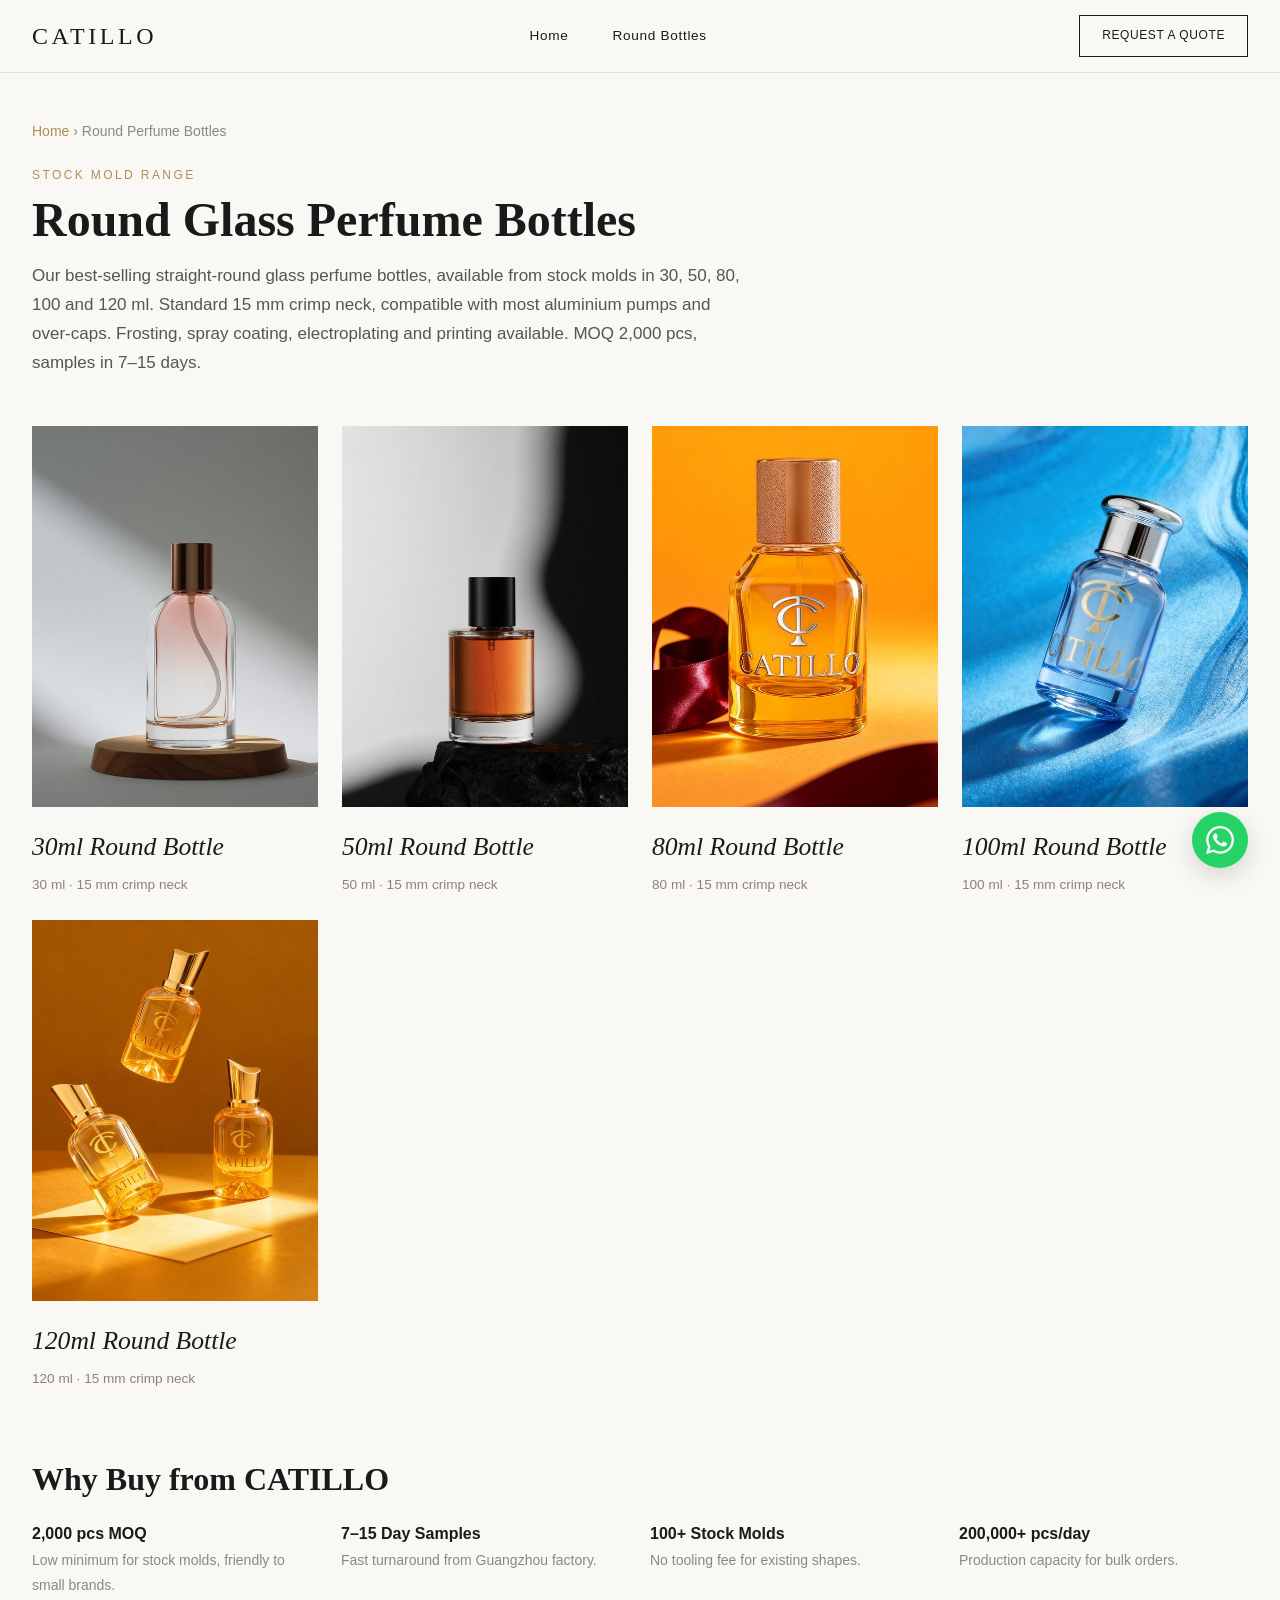
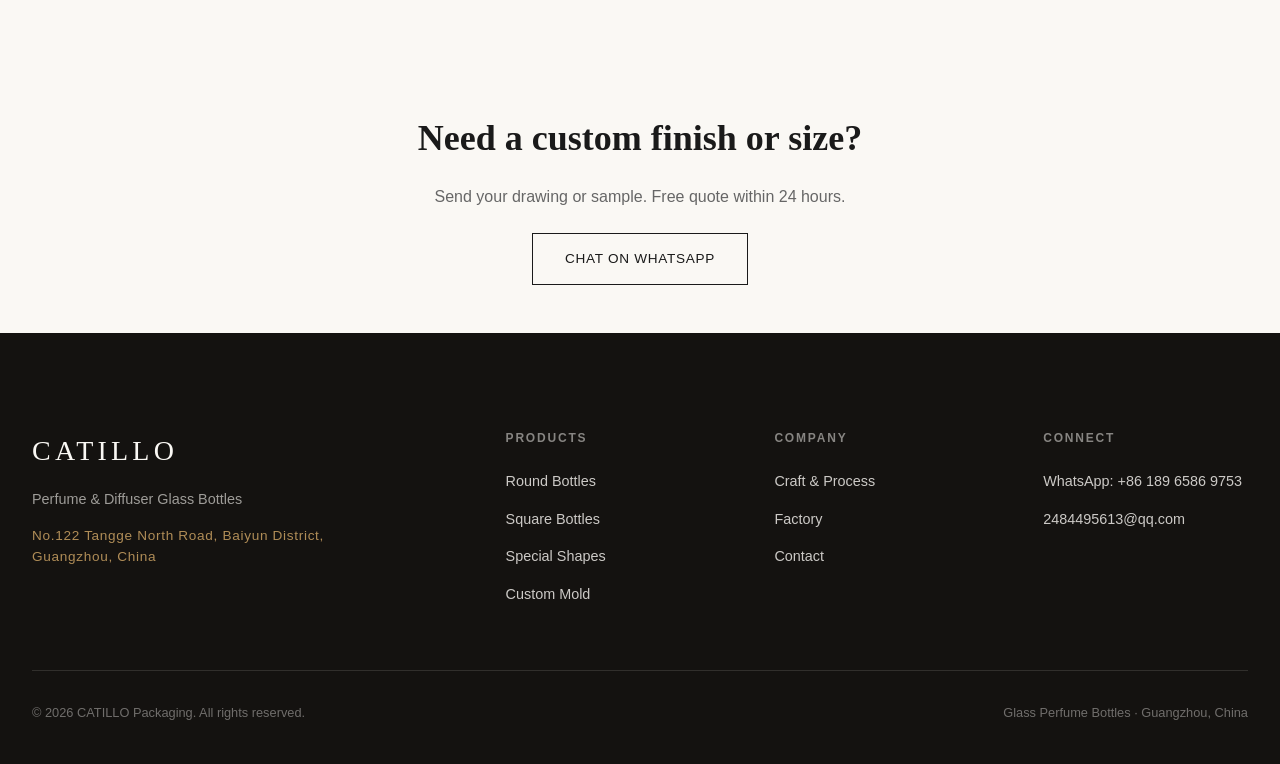
<file: collections/round-perfume-bottles/index.html>
<!DOCTYPE html>
<html lang="en">
<head>
  <meta charset="UTF-8" />
  <meta name="viewport" content="width=device-width, initial-scale=1.0" />
  <title>Round Glass Perfume Bottles · 30–120 ml Stock Mold Range | CATILLO</title>
  <meta name="description" content="Wholesale straight-round glass perfume bottles in 30, 50, 80, 100 and 120 ml. 15mm crimp neck, ready stock molds, 2,000 pcs MOQ, FOB Guangzhou." />
  <link rel="canonical" href="https://kadiluo88.com/collections/round-perfume-bottles/" />
  <meta property="og:type" content="website" />
  <meta property="og:title" content="Round Glass Perfume Bottles · Stock Mold Range | CATILLO" />
  <meta property="og:description" content="Straight-round glass perfume bottles from 30 to 120 ml. Ready stock, MOQ 2,000 pcs, FOB Guangzhou." />
  <meta property="og:image" content="https://kadiluo88.com/images/round/image15.jpg" />
  <link rel="icon" type="image/svg+xml" href="data:image/svg+xml,%3Csvg xmlns='http://www.w3.org/2000/svg' viewBox='0 0 32 32'%3E%3Crect width='32' height='32' fill='%23FAF8F4'/%3E%3Ctext x='16' y='22' font-family='Georgia,serif' font-size='20' fill='%23B08D57' text-anchor='middle'%3EC%3C/text%3E%3C/svg%3E" />
  <link rel="stylesheet" href="https://miaoda.feishu.cn/fonts/css2?family=Cormorant+Garamond:ital,wght@0,300;0,400;0,500;0,600;1,300;1,400;1,500&family=Manrope:wght@300;400;500;600&display=swap" />
  <link rel="stylesheet" href="../../css/styles.css" />
</head>
<body>

  <header class="nav" id="nav">
    <div class="nav__inner">
      <a href="../../" class="nav__logo">CATILLO</a>
      <nav class="nav__links" aria-label="Breadcrumb">
        <a href="../../">Home</a>
        <a href="../../collections/round-perfume-bottles/">Round Bottles</a>
      </nav>
      <div class="nav__cta">
        <a href="https://wa.me/8618965869753?text=Hello%20CATILLO%2C%20I%20want%20the%20round%20perfume%20bottle%20catalog." target="_blank" rel="noopener" class="btn btn--outline btn--sm">Request a Quote</a>
      </div>
    </div>
  </header>

  <main class="container" style="padding-top:120px;">

    <nav aria-label="Breadcrumb" style="font-size:14px;color:#888;margin-bottom:24px;">
      <a href="../../" style="color:#B08D57;">Home</a> ›
      <span>Round Perfume Bottles</span>
    </nav>

    <section style="margin-bottom:48px;">
      <p class="eyebrow" style="color:#B08D57;">Stock Mold Range</p>
      <h1 style="font-family:'Cormorant Garamond',serif;font-size:48px;line-height:1.1;margin:8px 0 16px;">Round Glass Perfume Bottles</h1>
      <p style="font-size:17px;line-height:1.7;color:#555;max-width:720px;">
        Our best-selling straight-round glass perfume bottles, available from stock molds in
        30, 50, 80, 100 and 120 ml. Standard 15 mm crimp neck, compatible with most
        aluminium pumps and over-caps. Frosting, spray coating, electroplating and printing
        available. MOQ 2,000 pcs, samples in 7–15 days.
      </p>
    </section>

    <section class="products" style="display:grid;grid-template-columns:repeat(auto-fill,minmax(240px,1fr));gap:24px;margin-bottom:64px;">

      <a href="../../products/30ml-round-glass-perfume-bottle/" class="product-card" style="text-decoration:none;color:inherit;">
        <div class="product-card__image"><img loading="lazy" src="../../images/round/image15.jpg" alt="30ml round glass perfume bottle" /></div>
        <div class="product-card__body">
          <h3 class="product-card__name"><em>30ml Round Bottle</em></h3>
          <p class="product-card__spec">30 ml · 15 mm crimp neck</p>
        </div>
      </a>

      <a href="../../products/50ml-round-glass-perfume-bottle/" class="product-card" style="text-decoration:none;color:inherit;">
        <div class="product-card__image"><img loading="lazy" src="../../images/round/image34.jpg" alt="50ml round glass perfume bottle" /></div>
        <div class="product-card__body">
          <h3 class="product-card__name"><em>50ml Round Bottle</em></h3>
          <p class="product-card__spec">50 ml · 15 mm crimp neck</p>
        </div>
      </a>

      <div class="product-card">
        <div class="product-card__image"><img loading="lazy" src="../../images/round/image60.jpg" alt="80ml round glass perfume bottle" /></div>
        <div class="product-card__body">
          <h3 class="product-card__name"><em>80ml Round Bottle</em></h3>
          <p class="product-card__spec">80 ml · 15 mm crimp neck</p>
        </div>
      </div>

      <div class="product-card">
        <div class="product-card__image"><img loading="lazy" src="../../images/round/image72.jpg" alt="100ml round glass perfume bottle" /></div>
        <div class="product-card__body">
          <h3 class="product-card__name"><em>100ml Round Bottle</em></h3>
          <p class="product-card__spec">100 ml · 15 mm crimp neck</p>
        </div>
      </div>

      <div class="product-card">
        <div class="product-card__image"><img loading="lazy" src="../../images/round/image88.jpg" alt="120ml round glass perfume bottle" /></div>
        <div class="product-card__body">
          <h3 class="product-card__name"><em>120ml Round Bottle</em></h3>
          <p class="product-card__spec">120 ml · 15 mm crimp neck</p>
        </div>
      </div>

    </section>

    <!-- WHY SECTION -->
    <section style="margin-bottom:64px;">
      <h2 style="font-family:'Cormorant Garamond',serif;font-size:32px;margin-bottom:16px;">Why Buy from CATILLO</h2>
      <div style="display:grid;grid-template-columns:repeat(auto-fit,minmax(220px,1fr));gap:20px;">
        <div><strong>2,000 pcs MOQ</strong><br><span style="color:#888;font-size:14px;">Low minimum for stock molds, friendly to small brands.</span></div>
        <div><strong>7–15 Day Samples</strong><br><span style="color:#888;font-size:14px;">Fast turnaround from Guangzhou factory.</span></div>
        <div><strong>100+ Stock Molds</strong><br><span style="color:#888;font-size:14px;">No tooling fee for existing shapes.</span></div>
        <div><strong>200,000+ pcs/day</strong><br><span style="color:#888;font-size:14px;">Production capacity for bulk orders.</span></div>
      </div>
    </section>

    <!-- CTA -->
    <section style="text-align:center;padding:48px 0;">
      <h2 style="font-family:'Cormorant Garamond',serif;font-size:36px;margin-bottom:16px;">Need a custom finish or size?</h2>
      <p style="color:#666;margin-bottom:24px;">Send your drawing or sample. Free quote within 24 hours.</p>
      <a href="https://wa.me/8618965869753?text=Hello%20CATILLO%2C%20I%20need%20a%20quote%20for%20round%20perfume%20bottles." target="_blank" rel="noopener" class="btn btn--outline">Chat on WhatsApp</a>
    </section>

  </main>

  <footer class="footer">
    <div class="container">
      <div class="footer__top">
        <div class="footer__brand">
          <p class="footer__logo">CATILLO</p>
          <p class="footer__tag">Perfume &amp; Diffuser Glass Bottles</p>
          <p class="footer__loc">No.122 Tangge North Road, Baiyun District, Guangzhou, China</p>
        </div>
        <div class="footer__col">
          <h5>Products</h5>
          <ul>
            <li><a href="../../collections/round-perfume-bottles/">Round Bottles</a></li>
            <li><a href="../../collections/square-perfume-bottles/">Square Bottles</a></li>
            <li><a href="../../#special">Special Shapes</a></li>
            <li><a href="../../capabilities/mold-development/">Custom Mold</a></li>
          </ul>
        </div>
        <div class="footer__col">
          <h5>Company</h5>
          <ul>
            <li><a href="../../#craft">Craft &amp; Process</a></li>
            <li><a href="../../#factory">Factory</a></li>
            <li><a href="../../#contact">Contact</a></li>
          </ul>
        </div>
        <div class="footer__col">
          <h5>Connect</h5>
          <ul>
            <li><a href="https://wa.me/8618965869753" target="_blank" rel="noopener">WhatsApp: +86 189 6586 9753</a></li>
            <li><a href="mailto:2484495613@qq.com">2484495613@qq.com</a></li>
          </ul>
        </div>
      </div>
      <div class="footer__bottom">
        <p>© 2026 CATILLO Packaging. All rights reserved.</p>
        <p>Glass Perfume Bottles · Guangzhou, China</p>
      </div>
    </div>
  </footer>

  <a href="https://wa.me/8618965869753?text=Hello%20CATILLO%2C%20I%20have%20a%20question." class="whatsapp-float" target="_blank" rel="noopener" aria-label="Chat on WhatsApp">
    <svg viewBox="0 0 24 24" fill="currentColor" aria-hidden="true"><path d="M17.472 14.382c-.297-.149-1.758-.867-2.03-.967-.273-.099-.471-.148-.67.15-.197.297-.767.966-.94 1.164-.173.199-.347.223-.644.075-.297-.15-1.255-.463-2.39-1.475-.883-.788-1.48-1.761-1.653-2.059-.173-.297-.018-.458.13-.606.134-.133.298-.347.446-.52.149-.174.198-.298.298-.497.099-.198.05-.371-.025-.52-.075-.149-.669-1.612-.916-2.207-.242-.579-.487-.5-.669-.51-.173-.008-.371-.01-.57-.01-.198 0-.52.074-.792.372-.272.297-1.04 1.016-1.04 2.479 0 1.462 1.065 2.875 1.213 3.074.149.198 2.096 3.2 5.077 4.487.709.306 1.262.489 1.694.625.712.227 1.36.195 1.871.118.571-.085 1.758-.719 2.006-1.413.248-.694.248-1.289.173-1.413-.074-.124-.272-.198-.57-.347m-5.421 7.403h-.004a9.87 9.87 0 01-5.031-1.378l-.361-.214-3.741.982.998-3.648-.235-.374a9.86 9.86 0 01-1.51-5.26c.001-5.45 4.436-9.884 9.888-9.884 2.64 0 5.122 1.03 6.988 2.898a9.825 9.825 0 012.893 6.994c-.003 5.45-4.437 9.884-9.885 9.884m8.413-18.297A11.815 11.815 0 0012.05 0C5.495 0 .16 5.335.157 11.892c0 2.096.547 4.142 1.588 5.945L.057 24l6.305-1.654a11.882 11.882 0 005.683 1.448h.005c6.554 0 11.89-5.335 11.893-11.893a11.821 11.821 0 00-3.48-8.413z"/></svg>
  </a>

  <script>
    window.dataLayer = window.dataLayer || [];
    function gtag(){dataLayer.push(arguments);}
    gtag('js', new Date());
    gtag('config', 'G-ND1W1J8WV3');
  </script>
  <script async src="https://www.googletagmanager.com/gtag/js?id=G-ND1W1J8WV3"></script>
</body>
</html>
</file>
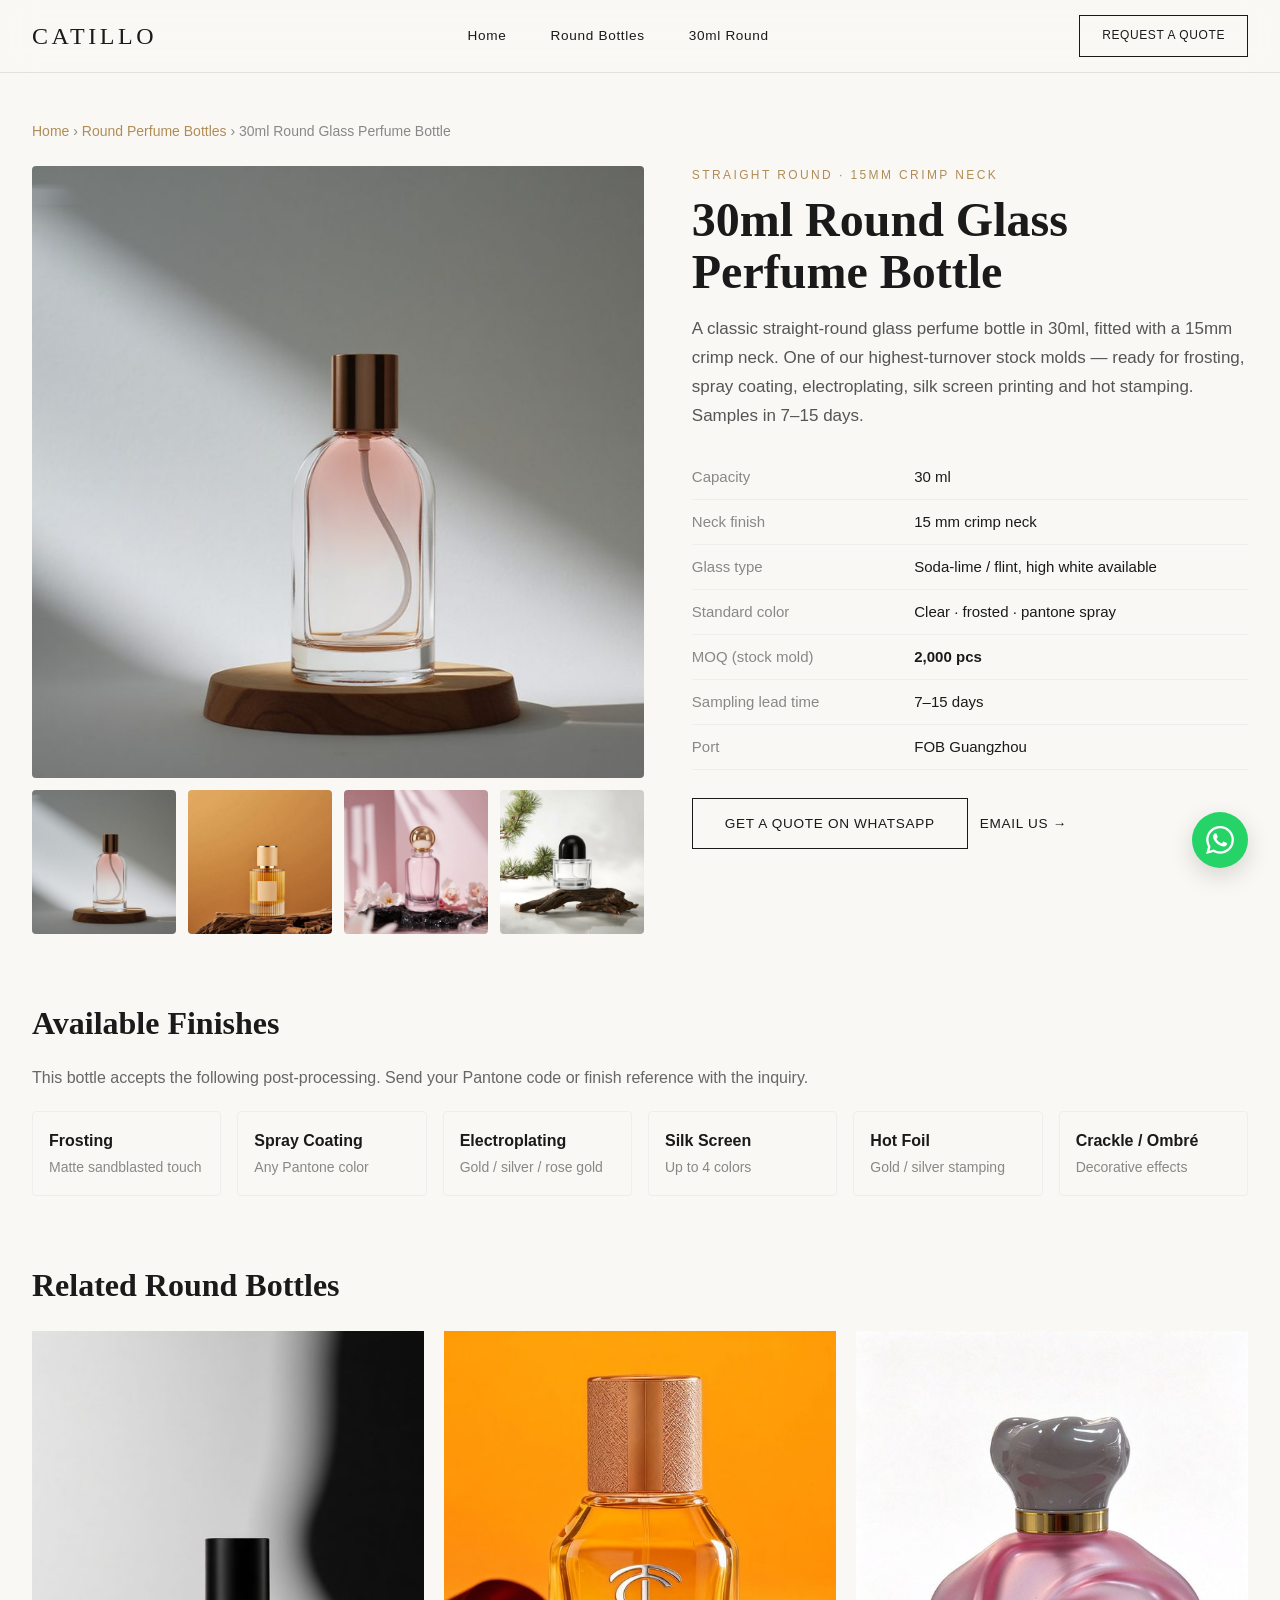
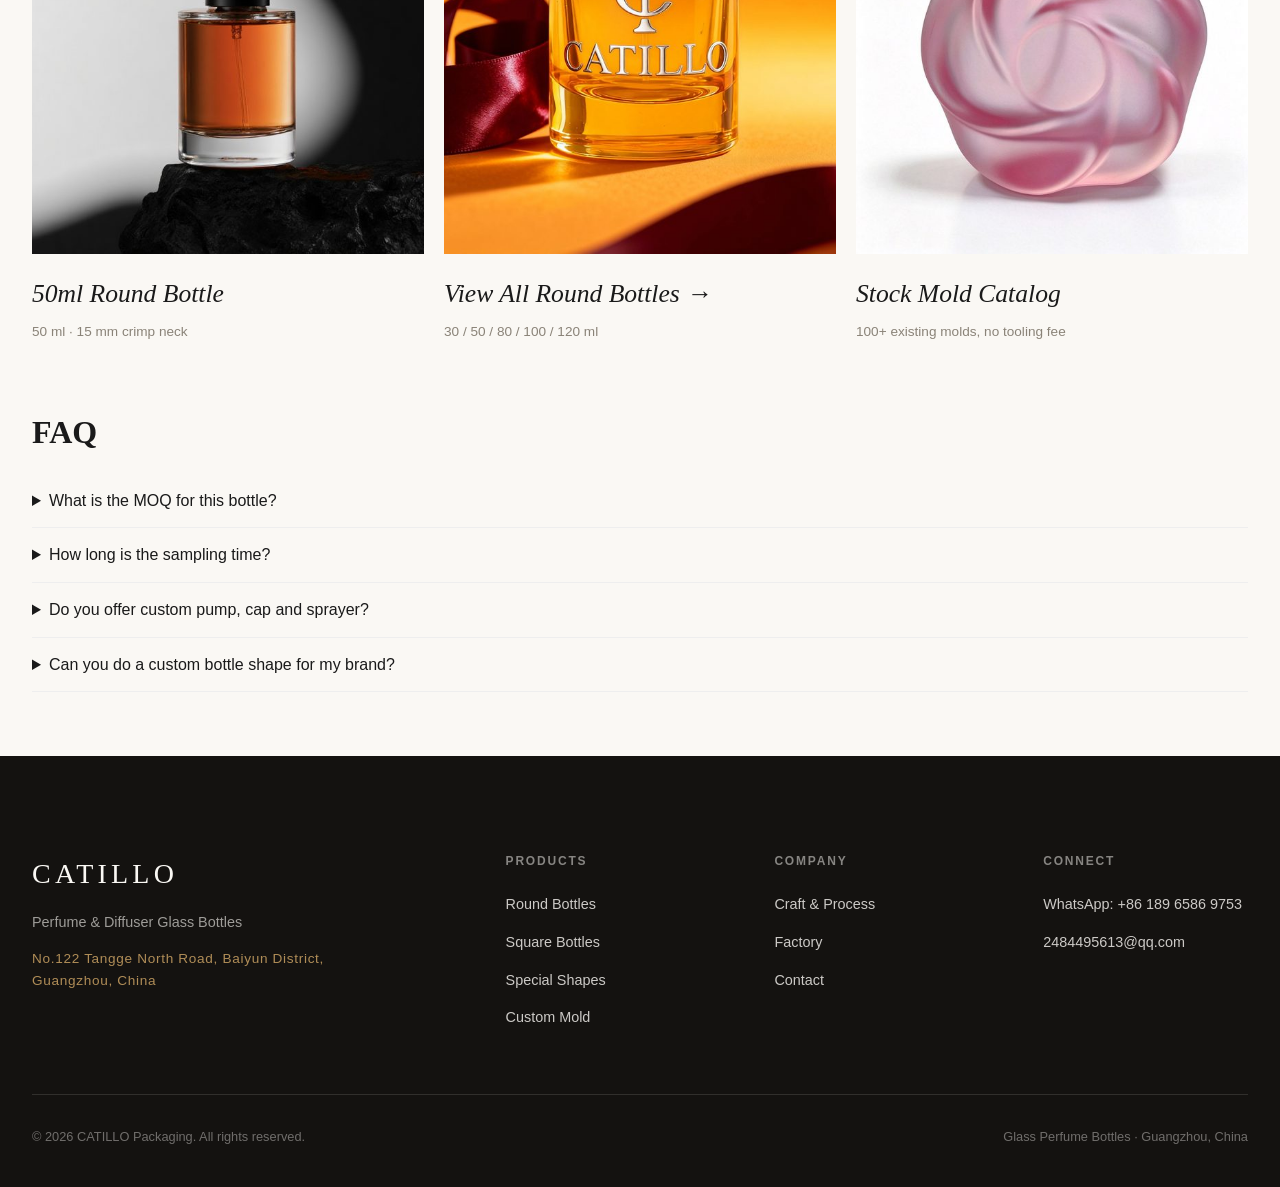
<file: products/30ml-round-glass-perfume-bottle/index.html>
<!DOCTYPE html>
<html lang="en">
<head>
  <meta charset="UTF-8" />
  <meta name="viewport" content="width=device-width, initial-scale=1.0" />
  <title>30ml Round Glass Perfume Bottle · 15mm Crimp | CATILLO</title>
  <meta name="description" content="30ml straight-round glass perfume bottle, 15mm crimp neck. Ready stock molds, 2,000 pcs MOQ, 7–15 day samples, FOB Guangzhou. Send your spec for a quote." />
  <link rel="canonical" href="https://kadiluo88.com/products/30ml-round-glass-perfume-bottle/" />
  <meta property="og:type" content="product" />
  <meta property="og:title" content="30ml Round Glass Perfume Bottle · 15mm Crimp | CATILLO" />
  <meta property="og:description" content="30ml straight-round glass perfume bottles, ready stock molds, 2,000 pcs MOQ, FOB Guangzhou." />
  <meta property="og:image" content="https://kadiluo88.com/images/round/image15.jpg" />
  <link rel="icon" type="image/svg+xml" href="data:image/svg+xml,%3Csvg xmlns='http://www.w3.org/2000/svg' viewBox='0 0 32 32'%3E%3Crect width='32' height='32' fill='%23FAF8F4'/%3E%3Ctext x='16' y='22' font-family='Georgia,serif' font-size='20' fill='%23B08D57' text-anchor='middle'%3EC%3C/text%3E%3C/svg%3E" />
  <link rel="stylesheet" href="https://miaoda.feishu.cn/fonts/css2?family=Cormorant+Garamond:ital,wght@0,300;0,400;0,500;0,600;1,300;1,400;1,500&family=Manrope:wght@300;400;500;600&display=swap" />
  <link rel="stylesheet" href="../../css/styles.css" />

  <script type="application/ld+json">
  {
    "@context": "https://schema.org",
    "@type": "Product",
    "name": "30ml Round Glass Perfume Bottle",
    "image": [
      "https://kadiluo88.com/images/round/image15.jpg",
      "https://kadiluo88.com/images/round/image17.jpg",
      "https://kadiluo88.com/images/round/image18.jpg"
    ],
    "description": "30ml straight-round glass perfume bottle with 15mm crimp neck. Ready stock molds, frosting / spray coating / electroplating available. MOQ 2,000 pcs.",
    "sku": "RND-30-15",
    "brand": { "@type": "Brand", "name": "CATILLO" },
    "offers": {
      "@type": "AggregateOffer",
      "availability": "https://schema.org/InStock",
      "priceCurrency": "USD",
      "lowPrice": "0.18",
      "highPrice": "0.45",
      "offerCount": "1",
      "shippingDetails": {
        "@type": "OfferShippingDetails",
        "shippingDestination": { "@type": "DefinedRegion", "addressCountry": "Worldwide" },
        "shippingRate": { "@type": "MonetaryAmount", "value": "0", "currency": "USD" }
      }
    }
  }
  </script>
</head>
<body>

  <header class="nav" id="nav">
    <div class="nav__inner">
      <a href="../../" class="nav__logo">CATILLO</a>
      <nav class="nav__links" aria-label="Breadcrumb">
        <a href="../../">Home</a>
        <a href="../../collections/round-perfume-bottles/">Round Bottles</a>
        <a href="../../products/30ml-round-glass-perfume-bottle/">30ml Round</a>
      </nav>
      <div class="nav__cta">
        <a href="https://wa.me/8618965869753?text=Hello%20CATILLO%2C%20I%20am%20interested%20in%20the%2030ml%20round%20glass%20perfume%20bottle.%20Please%20send%20a%20quote." target="_blank" rel="noopener" class="btn btn--outline btn--sm">Request a Quote</a>
      </div>
    </div>
  </header>

  <main class="container" style="padding-top:120px;">

    <!-- BREADCRUMB -->
    <nav aria-label="Breadcrumb" style="font-size:14px;color:#888;margin-bottom:24px;">
      <a href="../../" style="color:#B08D57;">Home</a> ›
      <a href="../../collections/round-perfume-bottles/" style="color:#B08D57;">Round Perfume Bottles</a> ›
      <span>30ml Round Glass Perfume Bottle</span>
    </nav>

    <!-- PRODUCT HERO -->
    <section style="display:grid;grid-template-columns:1.1fr 1fr;gap:48px;align-items:start;margin-bottom:64px;">
      <div>
        <img src="../../images/round/image15.jpg" alt="30ml round glass perfume bottle, clear, 15mm crimp neck" style="width:100%;border-radius:4px;" />
        <div style="display:grid;grid-template-columns:repeat(4,1fr);gap:12px;margin-top:12px;">
          <img src="../../images/round/image15.jpg" alt="30ml round bottle front" style="width:100%;border-radius:4px;cursor:pointer;" />
          <img src="../../images/round/image17.jpg" alt="30ml round bottle side" style="width:100%;border-radius:4px;cursor:pointer;" />
          <img src="../../images/round/image18.jpg" alt="30ml round bottle with cap" style="width:100%;border-radius:4px;cursor:pointer;" />
          <img src="../../images/round/image19.jpg" alt="30ml round bottle frosted" style="width:100%;border-radius:4px;cursor:pointer;" />
        </div>
      </div>

      <div>
        <p class="eyebrow" style="color:#B08D57;">Straight Round · 15mm Crimp Neck</p>
        <h1 style="font-family:'Cormorant Garamond',serif;font-size:48px;line-height:1.1;margin:8px 0 16px;">30ml Round Glass Perfume Bottle</h1>
        <p style="font-size:17px;line-height:1.7;color:#555;margin-bottom:24px;">
          A classic straight-round glass perfume bottle in 30ml, fitted with a 15mm crimp neck.
          One of our highest-turnover stock molds — ready for frosting, spray coating, electroplating,
          silk screen printing and hot stamping. Samples in 7–15 days.
        </p>

        <table style="width:100%;border-collapse:collapse;margin-bottom:28px;font-size:15px;">
          <tr><td style="padding:10px 0;border-bottom:1px solid #eee;color:#888;width:40%;">Capacity</td><td style="padding:10px 0;border-bottom:1px solid #eee;">30 ml</td></tr>
          <tr><td style="padding:10px 0;border-bottom:1px solid #eee;color:#888;">Neck finish</td><td style="padding:10px 0;border-bottom:1px solid #eee;">15 mm crimp neck</td></tr>
          <tr><td style="padding:10px 0;border-bottom:1px solid #eee;color:#888;">Glass type</td><td style="padding:10px 0;border-bottom:1px solid #eee;">Soda-lime / flint, high white available</td></tr>
          <tr><td style="padding:10px 0;border-bottom:1px solid #eee;color:#888;">Standard color</td><td style="padding:10px 0;border-bottom:1px solid #eee;">Clear · frosted · pantone spray</td></tr>
          <tr><td style="padding:10px 0;border-bottom:1px solid #eee;color:#888;">MOQ (stock mold)</td><td style="padding:10px 0;border-bottom:1px solid #eee;"><strong>2,000 pcs</strong></td></tr>
          <tr><td style="padding:10px 0;border-bottom:1px solid #eee;color:#888;">Sampling lead time</td><td style="padding:10px 0;border-bottom:1px solid #eee;">7–15 days</td></tr>
          <tr><td style="padding:10px 0;border-bottom:1px solid #eee;color:#888;">Port</td><td style="padding:10px 0;border-bottom:1px solid #eee;">FOB Guangzhou</td></tr>
        </table>

        <div style="display:flex;gap:12px;flex-wrap:wrap;">
          <a href="https://wa.me/8618965869753?text=Hello%20CATILLO%2C%20I%20need%20a%20quote%20for%20the%2030ml%20round%20glass%20perfume%20bottle.%20Please%20share%20price%20and%20lead%20time." target="_blank" rel="noopener" class="btn btn--outline">Get a Quote on WhatsApp</a>
          <a href="mailto:2484495613@qq.com?subject=Quote%3A%2030ml%20Round%20Glass%20Perfume%20Bottle" class="btn btn--text">Email Us →</a>
        </div>
      </div>
    </section>

    <!-- FINISHES -->
    <section style="margin-bottom:64px;">
      <h2 style="font-family:'Cormorant Garamond',serif;font-size:32px;margin-bottom:16px;">Available Finishes</h2>
      <p style="color:#666;margin-bottom:20px;">This bottle accepts the following post-processing. Send your Pantone code or finish reference with the inquiry.</p>
      <div style="display:grid;grid-template-columns:repeat(auto-fit,minmax(180px,1fr));gap:16px;">
        <div style="padding:16px;border:1px solid #eee;border-radius:4px;"><strong>Frosting</strong><br><span style="color:#888;font-size:14px;">Matte sandblasted touch</span></div>
        <div style="padding:16px;border:1px solid #eee;border-radius:4px;"><strong>Spray Coating</strong><br><span style="color:#888;font-size:14px;">Any Pantone color</span></div>
        <div style="padding:16px;border:1px solid #eee;border-radius:4px;"><strong>Electroplating</strong><br><span style="color:#888;font-size:14px;">Gold / silver / rose gold</span></div>
        <div style="padding:16px;border:1px solid #eee;border-radius:4px;"><strong>Silk Screen</strong><br><span style="color:#888;font-size:14px;">Up to 4 colors</span></div>
        <div style="padding:16px;border:1px solid #eee;border-radius:4px;"><strong>Hot Foil</strong><br><span style="color:#888;font-size:14px;">Gold / silver stamping</span></div>
        <div style="padding:16px;border:1px solid #eee;border-radius:4px;"><strong>Crackle / Ombré</strong><br><span style="color:#888;font-size:14px;">Decorative effects</span></div>
      </div>
    </section>

    <!-- RELATED -->
    <section style="margin-bottom:64px;">
      <h2 style="font-family:'Cormorant Garamond',serif;font-size:32px;margin-bottom:20px;">Related Round Bottles</h2>
      <div class="products" style="display:grid;grid-template-columns:repeat(auto-fit,minmax(220px,1fr));gap:20px;">
        <a href="../50ml-round-glass-perfume-bottle/" class="product-card" style="text-decoration:none;color:inherit;">
          <div class="product-card__image"><img loading="lazy" src="../../images/round/image34.jpg" alt="50ml round glass perfume bottle" /></div>
          <div class="product-card__body">
            <h3 class="product-card__name"><em>50ml Round Bottle</em></h3>
            <p class="product-card__spec">50 ml · 15 mm crimp neck</p>
          </div>
        </a>
        <a href="../../collections/round-perfume-bottles/" class="product-card" style="text-decoration:none;color:inherit;">
          <div class="product-card__image"><img loading="lazy" src="../../images/round/image60.jpg" alt="All round perfume bottles" /></div>
          <div class="product-card__body">
            <h3 class="product-card__name"><em>View All Round Bottles →</em></h3>
            <p class="product-card__spec">30 / 50 / 80 / 100 / 120 ml</p>
          </div>
        </a>
        <a href="../../capabilities/stock-molds/" class="product-card" style="text-decoration:none;color:inherit;">
          <div class="product-card__image"><img loading="lazy" src="../../images/finishes/f6_frosting.jpg" alt="Stock molds available" /></div>
          <div class="product-card__body">
            <h3 class="product-card__name"><em>Stock Mold Catalog</em></h3>
            <p class="product-card__spec">100+ existing molds, no tooling fee</p>
          </div>
        </a>
      </div>
    </section>

    <!-- FAQ -->
    <section style="margin-bottom:64px;">
      <h2 style="font-family:'Cormorant Garamond',serif;font-size:32px;margin-bottom:16px;">FAQ</h2>
      <details style="border-bottom:1px solid #eee;padding:14px 0;">
        <summary style="cursor:pointer;font-weight:500;">What is the MOQ for this bottle?</summary>
        <p style="color:#666;margin-top:8px;">For stock molds, MOQ is <strong>2,000 pcs</strong>. If you need a custom shape or dedicated mold, MOQ is 30,000–50,000 pcs depending on the design.</p>
      </details>
      <details style="border-bottom:1px solid #eee;padding:14px 0;">
        <summary style="cursor:pointer;font-weight:500;">How long is the sampling time?</summary>
        <p style="color:#666;margin-top:8px;">Stock bottle samples ship in <strong>3–5 days</strong>. If you need a custom finish applied, allow 7–15 days.</p>
      </details>
      <details style="border-bottom:1px solid #eee;padding:14px 0;">
        <summary style="cursor:pointer;font-weight:500;">Do you offer custom pump, cap and sprayer?</summary>
        <p style="color:#666;margin-top:8px;">Yes. We supply 15mm crimp pumps (aluminium / black / gold), over-caps, acrylic and wood caps as matching accessories.</p>
      </details>
      <details style="border-bottom:1px solid #eee;padding:14px 0;">
        <summary style="cursor:pointer;font-weight:500;">Can you do a custom bottle shape for my brand?</summary>
        <p style="color:#666;margin-top:8px;">Yes. Send a 3D drawing or physical sample. Tooling cost is quoted per drawing, and the lead time is 30–45 days for a new mold.</p>
      </details>
    </section>

  </main>

  <footer class="footer">
    <div class="container">
      <div class="footer__top">
        <div class="footer__brand">
          <p class="footer__logo">CATILLO</p>
          <p class="footer__tag">Perfume &amp; Diffuser Glass Bottles</p>
          <p class="footer__loc">No.122 Tangge North Road, Baiyun District, Guangzhou, China</p>
        </div>
        <div class="footer__col">
          <h5>Products</h5>
          <ul>
            <li><a href="../../collections/round-perfume-bottles/">Round Bottles</a></li>
            <li><a href="../../collections/square-perfume-bottles/">Square Bottles</a></li>
            <li><a href="../../#special">Special Shapes</a></li>
            <li><a href="../../capabilities/mold-development/">Custom Mold</a></li>
          </ul>
        </div>
        <div class="footer__col">
          <h5>Company</h5>
          <ul>
            <li><a href="../../#craft">Craft &amp; Process</a></li>
            <li><a href="../../#factory">Factory</a></li>
            <li><a href="../../#contact">Contact</a></li>
          </ul>
        </div>
        <div class="footer__col">
          <h5>Connect</h5>
          <ul>
            <li><a href="https://wa.me/8618965869753" target="_blank" rel="noopener">WhatsApp: +86 189 6586 9753</a></li>
            <li><a href="mailto:2484495613@qq.com">2484495613@qq.com</a></li>
          </ul>
        </div>
      </div>
      <div class="footer__bottom">
        <p>© 2026 CATILLO Packaging. All rights reserved.</p>
        <p>Glass Perfume Bottles · Guangzhou, China</p>
      </div>
    </div>
  </footer>

  <a href="https://wa.me/8618965869753?text=Hello%20CATILLO%2C%20I%20have%20a%20question." class="whatsapp-float" target="_blank" rel="noopener" aria-label="Chat on WhatsApp">
    <svg viewBox="0 0 24 24" fill="currentColor" aria-hidden="true"><path d="M17.472 14.382c-.297-.149-1.758-.867-2.03-.967-.273-.099-.471-.148-.67.15-.197.297-.767.966-.94 1.164-.173.199-.347.223-.644.075-.297-.15-1.255-.463-2.39-1.475-.883-.788-1.48-1.761-1.653-2.059-.173-.297-.018-.458.13-.606.134-.133.298-.347.446-.52.149-.174.198-.298.298-.497.099-.198.05-.371-.025-.52-.075-.149-.669-1.612-.916-2.207-.242-.579-.487-.5-.669-.51-.173-.008-.371-.01-.57-.01-.198 0-.52.074-.792.372-.272.297-1.04 1.016-1.04 2.479 0 1.462 1.065 2.875 1.213 3.074.149.198 2.096 3.2 5.077 4.487.709.306 1.262.489 1.694.625.712.227 1.36.195 1.871.118.571-.085 1.758-.719 2.006-1.413.248-.694.248-1.289.173-1.413-.074-.124-.272-.198-.57-.347m-5.421 7.403h-.004a9.87 9.87 0 01-5.031-1.378l-.361-.214-3.741.982.998-3.648-.235-.374a9.86 9.86 0 01-1.51-5.26c.001-5.45 4.436-9.884 9.888-9.884 2.64 0 5.122 1.03 6.988 2.898a9.825 9.825 0 012.893 6.994c-.003 5.45-4.437 9.884-9.885 9.884m8.413-18.297A11.815 11.815 0 0012.05 0C5.495 0 .16 5.335.157 11.892c0 2.096.547 4.142 1.588 5.945L.057 24l6.305-1.654a11.882 11.882 0 005.683 1.448h.005c6.554 0 11.89-5.335 11.893-11.893a11.821 11.821 0 00-3.48-8.413z"/></svg>
  </a>

  <script>
    window.dataLayer = window.dataLayer || [];
    function gtag(){dataLayer.push(arguments);}
    gtag('js', new Date());
    gtag('config', 'G-ND1W1J8WV3');
  </script>
  <script async src="https://www.googletagmanager.com/gtag/js?id=G-ND1W1J8WV3"></script>
</body>
</html>
</file>
<file: css/styles.css>
/* ============================================================
   CATILLO Packaging — Global Stylesheet
   ============================================================ */

/* ---------- Reset & Base ---------- */
*, *::before, *::after {
  box-sizing: border-box;
  margin: 0;
  padding: 0;
}

:root {
  --ivory: #F5F2ED;
  --cream: #FAF8F4;
  --charcoal: #1A1A1A;
  --warm-gray: #8A8378;
  --champagne: #B08D57;
  --dark: #141210;
  --light-line: rgba(26, 26, 26, 0.1);
  --dark-line: rgba(250, 248, 244, 0.12);
  --serif: 'Cormorant Garamond', 'Times New Roman', serif;
  --sans: 'Manrope', -apple-system, BlinkMacSystemFont, sans-serif;
  --ease: cubic-bezier(0.2, 0.7, 0.2, 1);
}

html {
  scroll-behavior: smooth;
}

body {
  font-family: var(--sans);
  font-weight: 400;
  font-size: 16px;
  line-height: 1.6;
  color: var(--charcoal);
  background: var(--cream);
  -webkit-font-smoothing: antialiased;
  -moz-osx-font-smoothing: grayscale;
  text-wrap: pretty;
  overflow-x: hidden;
}

img {
  max-width: 100%;
  display: block;
  height: auto;
}

a {
  color: inherit;
  text-decoration: none;
  transition: opacity 0.3s var(--ease);
}

button {
  font-family: inherit;
  cursor: pointer;
  border: none;
  background: none;
  color: inherit;
}

ul { list-style: none; }

/* ---------- Layout ---------- */
.container {
  width: 100%;
  max-width: 1280px;
  margin: 0 auto;
  padding: 0 32px;
}

.container--narrow {
  max-width: 720px;
}

.section {
  padding: 160px 0;
}

.section--dark {
  background: var(--dark);
  color: var(--cream);
}

.section__head {
  margin-bottom: 80px;
  max-width: 640px;
}

.section__head--center {
  margin-left: auto;
  margin-right: auto;
  text-align: center;
}

.section__head--light .eyebrow,
.section__head--light .section__title {
  color: var(--cream);
}

.section__title {
  font-family: var(--serif);
  font-weight: 300;
  font-size: clamp(2.5rem, 5vw, 4.5rem);
  line-height: 1.05;
  letter-spacing: -0.01em;
  margin-top: 16px;
}

.section__title em {
  font-style: italic;
  font-weight: 400;
}

.section__desc {
  color: var(--warm-gray);
  font-size: 1rem;
  margin-top: 24px;
  max-width: 520px;
  margin-left: auto;
  margin-right: auto;
}

.section__foot {
  margin-top: 80px;
  text-align: center;
}

.eyebrow {
  font-family: var(--sans);
  font-size: 0.75rem;
  font-weight: 500;
  letter-spacing: 0.2em;
  text-transform: uppercase;
  color: var(--warm-gray);
}

.eyebrow--light { color: rgba(250, 248, 244, 0.5); }

/* ---------- Buttons ---------- */
.btn {
  display: inline-flex;
  align-items: center;
  justify-content: center;
  padding: 14px 32px;
  font-family: var(--sans);
  font-size: 0.85rem;
  font-weight: 500;
  letter-spacing: 0.05em;
  text-transform: uppercase;
  border: 1px solid var(--charcoal);
  background: transparent;
  color: var(--charcoal);
  transition: all 0.35s var(--ease);
  cursor: pointer;
}

.btn:hover {
  background: var(--charcoal);
  color: var(--cream);
}

.btn--sm {
  padding: 10px 22px;
  font-size: 0.75rem;
}

.btn--text {
  border: none;
  padding: 14px 0;
  font-size: 0.85rem;
  position: relative;
}

.btn--text:hover {
  background: none;
  color: var(--charcoal);
  opacity: 0.6;
}

.btn--solid {
  background: var(--charcoal);
  color: var(--cream);
}

.btn--solid:hover {
  background: var(--dark);
  border-color: var(--dark);
}

.btn--full {
  width: 100%;
  padding: 18px 32px;
}

/* ---------- Navigation ---------- */
.nav {
  position: fixed;
  top: 0;
  left: 0;
  right: 0;
  z-index: 100;
  background: rgba(250, 248, 244, 0.75);
  backdrop-filter: blur(16px);
  -webkit-backdrop-filter: blur(16px);
  border-bottom: 1px solid var(--light-line);
  transition: all 0.4s var(--ease);
}

.nav__inner {
  max-width: 1360px;
  margin: 0 auto;
  padding: 0 32px;
  height: 72px;
  display: flex;
  align-items: center;
  justify-content: space-between;
  gap: 48px;
}

.nav__logo {
  font-family: var(--serif);
  font-size: 1.5rem;
  font-weight: 500;
  letter-spacing: 0.15em;
  flex-shrink: 0;
}

.nav__links {
  display: flex;
  gap: 44px;
  flex: 1;
  justify-content: center;
}

.nav__links a {
  font-size: 0.85rem;
  font-weight: 500;
  letter-spacing: 0.05em;
  position: relative;
}

.nav__links a::after {
  content: '';
  position: absolute;
  bottom: -4px;
  left: 0;
  width: 0;
  height: 1px;
  background: var(--charcoal);
  transition: width 0.35s var(--ease);
}

.nav__links a:hover::after {
  width: 100%;
}

.nav__cta {
  display: flex;
  align-items: center;
  gap: 32px;
  flex-shrink: 0;
}

.nav__catalog {
  font-size: 0.85rem;
  font-weight: 500;
  letter-spacing: 0.05em;
  position: relative;
}

.nav__catalog::after {
  content: '';
  position: absolute;
  bottom: -2px;
  left: 0;
  width: 100%;
  height: 1px;
  background: var(--charcoal);
}

.nav__catalog:hover {
  opacity: 0.6;
}

.lang-toggle {
  font-family: var(--sans);
  font-size: 0.78rem;
  letter-spacing: 0.06em;
  color: var(--charcoal);
  background: transparent;
  border: 1px solid rgba(26, 26, 26, 0.22);
  padding: 8px 14px;
  cursor: pointer;
  line-height: 1;
  transition: color 0.3s var(--ease), border-color 0.3s var(--ease);
}
.lang-toggle:hover {
  border-color: var(--champagne);
  color: var(--champagne);
}

.nav__burger {
  display: none;
  flex-direction: column;
  gap: 6px;
  width: 28px;
  height: 28px;
  justify-content: center;
  align-items: center;
}

.nav__burger span {
  width: 22px;
  height: 1px;
  background: var(--charcoal);
  transition: all 0.3s var(--ease);
}

/* ---------- Hero ---------- */
.hero {
  padding: 160px 0 120px;
  background: var(--cream);
  position: relative;
  overflow: hidden;
}

.hero__inner {
  max-width: 1360px;
  margin: 0 auto;
  padding: 0 32px;
  display: grid;
  grid-template-columns: 1fr 1fr;
  gap: 80px;
  align-items: center;
}

.hero__text {
  max-width: 560px;
  will-change: transform;
}

.hero__title {
  font-family: var(--serif);
  font-weight: 300;
  font-size: clamp(3rem, 7vw, 6rem);
  line-height: 0.95;
  letter-spacing: -0.02em;
  margin: 24px 0 32px;
}

.hero__title em {
  font-style: italic;
  font-weight: 400;
  color: var(--champagne);
}

.hero__sub {
  font-size: 1.05rem;
  color: var(--warm-gray);
  line-height: 1.7;
  margin-bottom: 48px;
}

.hero__actions {
  display: flex;
  gap: 40px;
  align-items: center;
  flex-wrap: wrap;
}

.hero__image {
  position: relative;
  aspect-ratio: 4 / 5;
  overflow: hidden;
}

.hero__image img {
  width: 100%;
  height: 100%;
  object-fit: cover;
  transition: transform 1.2s var(--ease);
}

.hero:hover .hero__image img {
  transform: scale(1.03);
}

/* ---------- Procurement Facts ---------- */
.facts {
  border-top: 1px solid var(--light-line);
  border-bottom: 1px solid var(--light-line);
  padding: 28px 0;
}

.facts__inner {
  max-width: 1280px;
  margin: 0 auto;
  padding: 0 32px;
  display: flex;
  align-items: center;
  justify-content: center;
  gap: 32px;
  flex-wrap: wrap;
}

.facts__inner > span {
  font-size: 0.8rem;
  font-weight: 500;
  letter-spacing: 0.08em;
  text-transform: uppercase;
  color: var(--warm-gray);
}

.facts__divider {
  width: 1px;
  height: 16px;
  background: var(--light-line);
  display: block;
}

/* ---------- Marquee ---------- */
.marquee {
  padding: 32px 0;
  overflow: hidden;
  border-bottom: 1px solid var(--light-line);
  background: var(--ivory);
}

.marquee__track {
  display: flex;
  align-items: center;
  gap: 32px;
  white-space: nowrap;
  animation: marquee 40s linear infinite;
  width: max-content;
}

.marquee__track > span {
  font-family: var(--serif);
  font-style: italic;
  font-size: 1.15rem;
  color: var(--warm-gray);
  font-weight: 400;
}

.marquee__dot {
  color: var(--champagne) !important;
  font-style: normal !important;
}

@keyframes marquee {
  0% { transform: translateX(0); }
  100% { transform: translateX(-50%); }
}

/* ---------- Hero layered entrance: copy rises first, image fades in ---------- */
@keyframes heroRise {
  from { opacity: 0; transform: translateY(16px); }
  to   { opacity: 1; transform: translateY(0); }
}
@keyframes heroFade {
  from { opacity: 0; }
  to   { opacity: 1; }
}
.hero__text .eyebrow,
.hero__title,
.hero__sub,
.hero__actions {
  opacity: 0;
  animation: heroRise 0.62s var(--ease) forwards;
}
.hero__text .eyebrow  { animation-delay: 0.05s; }
.hero__title          { animation-delay: 0.16s; }
.hero__sub            { animation-delay: 0.28s; }
.hero__actions        { animation-delay: 0.40s; }
.hero__image {
  opacity: 0;
  animation: heroFade 0.6s ease 0.34s forwards;
}

/* ---------- Collections ---------- */
.collections {
  display: grid;
  grid-template-columns: repeat(3, 1fr);
  gap: 32px;
}

.collection-card {
  display: flex;
  flex-direction: column;
  gap: 24px;
  transition: opacity 0.4s var(--ease);
}

.collection-card__image {
  aspect-ratio: 3 / 4;
  overflow: hidden;
  background: var(--ivory);
}

.collection-card__image img {
  width: 100%;
  height: 100%;
  object-fit: cover;
  transition: transform 1s var(--ease);
}

.collection-card:hover .collection-card__image img {
  transform: scale(1.05);
}

.collection-card__meta {
  display: flex;
  flex-direction: column;
  gap: 6px;
}

.collection-card__meta h3 {
  font-family: var(--serif);
  font-weight: 500;
  font-size: 1.75rem;
  letter-spacing: 0.01em;
}

.collection-card__meta p {
  font-size: 0.9rem;
  color: var(--warm-gray);
}

.collection-card__arrow {
  margin-top: 8px;
  font-size: 0.85rem;
  letter-spacing: 0.05em;
  color: var(--champagne);
  transition: transform 0.4s var(--ease);
  width: fit-content;
}

.collection-card:hover .collection-card__arrow {
  transform: translateX(6px);
}

/* ---------- Products ---------- */
.section--products {
  background: var(--ivory);
}

.products {
  display: grid;
  grid-template-columns: repeat(3, 1fr);
  gap: 48px 32px;
}

.product-card {
  display: flex;
  flex-direction: column;
  gap: 20px;
}

.product-card__image {
  aspect-ratio: 3 / 4;
  overflow: hidden;
  background: var(--cream);
}

.product-card__image img {
  width: 100%;
  height: 100%;
  object-fit: cover;
  transition: transform 0.8s var(--ease);
}

.product-card:hover .product-card__image img {
  transform: scale(1.05);
}

.product-card__body {
  display: flex;
  flex-direction: column;
  gap: 4px;
}

.product-card__sku {
  font-size: 0.7rem;
  font-weight: 500;
  letter-spacing: 0.15em;
  text-transform: uppercase;
  color: var(--champagne);
}

.product-card__name {
  font-family: var(--serif);
  font-size: 1.6rem;
  font-weight: 400;
}

.product-card__name em {
  font-style: italic;
}

.product-card__spec {
  font-size: 0.85rem;
  color: var(--warm-gray);
  margin-top: 2px;
}

/* ---------- Category group head ---------- */
.cat-head {
  text-align: center;
  margin-bottom: 56px;
}
.cat-title {
  font-family: var(--serif);
  font-size: 2.4rem;
  font-weight: 400;
  margin-top: 12px;
  line-height: 1.15;
}
.cat-title em {
  font-style: italic;
  color: var(--champagne);
}

/* ---------- Popular Shapes ---------- */
.shapes {
  display: grid;
  grid-template-columns: repeat(5, 1fr);
  gap: 24px;
}

.shape-card {
  display: flex;
  flex-direction: column;
  gap: 12px;
}

.shape-card__image {
  aspect-ratio: 2 / 3;
  overflow: hidden;
  background: var(--ivory);
}

.shape-card__image img {
  width: 100%;
  height: 100%;
  object-fit: cover;
  transition: transform 0.8s var(--ease);
  filter: grayscale(30%);
}

.shape-card:hover .shape-card__image img {
  transform: scale(1.05);
  filter: grayscale(0%);
}

.shape-card figcaption {
  font-size: 0.78rem;
  color: var(--warm-gray);
  text-align: center;
  letter-spacing: 0.03em;
}

/* ---------- Craft ---------- */
.craft-grid {
  display: grid;
  grid-template-columns: repeat(4, 1fr);
  gap: 48px;
}

.craft-item {
  display: flex;
  flex-direction: column;
  gap: 20px;
}

.craft-item__icon {
  width: 48px;
  height: 48px;
  color: var(--champagne);
  display: flex;
  align-items: center;
  justify-content: center;
}

.craft-item__icon svg {
  width: 100%;
  height: 100%;
}

.craft-item h3 {
  font-family: var(--serif);
  font-weight: 500;
  font-size: 1.4rem;
  letter-spacing: 0.01em;
  color: var(--cream);
}

.craft-item p {
  font-size: 0.9rem;
  color: rgba(250, 248, 244, 0.6);
  line-height: 1.7;
}

/* ---------- Customization ---------- */
.custom-wrap {
  display: grid;
  grid-template-columns: 1fr 1fr;
  gap: 80px;
}

.custom-label {
  font-size: 0.75rem;
  font-weight: 500;
  letter-spacing: 0.2em;
  text-transform: uppercase;
  color: var(--warm-gray);
  margin-bottom: 28px;
}

.color-swatches {
  display: flex;
  gap: 28px;
  flex-wrap: wrap;
}

.swatch {
  display: flex;
  flex-direction: column;
  align-items: center;
  gap: 12px;
}

.swatch__dot {
  width: 56px;
  height: 56px;
  border-radius: 50%;
  transition: transform 0.4s var(--ease);
}

.swatch:hover .swatch__dot {
  transform: scale(1.1);
}

.swatch span {
  font-size: 0.8rem;
  color: var(--warm-gray);
  white-space: nowrap;
}

.tech-list {
  display: flex;
  flex-direction: column;
  gap: 20px;
}

.tech-list li {
  display: flex;
  justify-content: space-between;
  align-items: baseline;
  gap: 24px;
  padding-bottom: 18px;
  border-bottom: 1px solid var(--light-line);
}

.tech-list li span {
  font-family: var(--serif);
  font-size: 1.2rem;
  font-weight: 500;
}

.tech-list li em {
  font-size: 0.85rem;
  font-style: normal;
  color: var(--warm-gray);
  text-align: right;
}

/* ---------- Factory Stats ---------- */
.section--factory {
  background: var(--ivory);
  padding: 120px 0;
}

.factory-grid {
  display: grid;
  grid-template-columns: repeat(4, 1fr);
  gap: 32px;
  text-align: center;
}

.factory-stat__num {
  font-family: var(--serif);
  font-weight: 300;
  font-size: clamp(3rem, 6vw, 5rem);
  line-height: 1;
  letter-spacing: -0.02em;
  margin-bottom: 16px;
}

.factory-stat__num em {
  font-style: italic;
  font-weight: 400;
}

.factory-stat__label {
  font-size: 0.8rem;
  font-weight: 500;
  letter-spacing: 0.08em;
  text-transform: uppercase;
  color: var(--warm-gray);
  line-height: 1.6;
}

/* ---------- Certifications ---------- */
.section--certs {
  background: var(--cream);
}

.certs {
  display: grid;
  grid-template-columns: repeat(5, 1fr);
  gap: 24px;
}

.cert-card {
  border: 1px solid var(--light-line);
  padding: 36px 24px;
  text-align: center;
  display: flex;
  flex-direction: column;
  align-items: center;
  gap: 14px;
  transition: all 0.4s var(--ease);
}

.cert-card:hover {
  border-color: var(--champagne);
}

.cert-card__icon {
  width: 36px;
  height: 36px;
  color: var(--champagne);
  margin-bottom: 8px;
}

.cert-card__icon svg {
  width: 100%;
  height: 100%;
}

.cert-card h4 {
  font-family: var(--serif);
  font-weight: 600;
  font-size: 1.05rem;
  letter-spacing: 0.03em;
}

.cert-card p {
  font-size: 0.8rem;
  color: var(--warm-gray);
  line-height: 1.5;
}

/* ---------- Details / Macro ---------- */
.details {
  display: grid;
  grid-template-columns: repeat(3, 1fr);
  gap: 32px;
}

.detail-card {
  display: flex;
  flex-direction: column;
  gap: 16px;
}

.detail-card__image {
  aspect-ratio: 1 / 1;
  overflow: hidden;
  background: var(--ivory);
}

.detail-card__image img {
  width: 100%;
  height: 100%;
  object-fit: cover;
  transition: transform 0.8s var(--ease);
}

.detail-card:hover .detail-card__image img {
  transform: scale(1.05);
}

.detail-card figcaption {
  font-family: var(--serif);
  font-style: italic;
  font-size: 1.15rem;
  text-align: center;
  color: var(--charcoal);
}

/* ---------- FAQ ---------- */
.faq {
  display: flex;
  flex-direction: column;
  border-top: 1px solid var(--light-line);
}

.faq-item {
  border-bottom: 1px solid var(--light-line);
}

.faq-item__q {
  width: 100%;
  padding: 28px 0;
  display: flex;
  justify-content: space-between;
  align-items: center;
  gap: 24px;
  text-align: left;
  font-family: var(--serif);
  font-size: 1.35rem;
  font-weight: 500;
  color: var(--charcoal);
  transition: color 0.3s var(--ease);
}

.faq-item__q:hover {
  color: var(--champagne);
}

.faq-item__plus {
  width: 20px;
  height: 20px;
  flex-shrink: 0;
  transition: transform 0.4s var(--ease);
}

.faq-item.is-open .faq-item__plus {
  transform: rotate(45deg);
}

.faq-item__a {
  max-height: 0;
  overflow: hidden;
  transition: max-height 0.5s var(--ease), padding 0.5s var(--ease);
}

.faq-item.is-open .faq-item__a {
  max-height: 300px;
  padding-bottom: 28px;
}

.faq-item__a p {
  color: var(--warm-gray);
  font-size: 0.95rem;
  line-height: 1.8;
  max-width: 560px;
}

/* ---------- CTA / Contact ---------- */
.section--cta {
  background: var(--ivory);
}

.cta-head {
  text-align: center;
  margin-bottom: 64px;
}

.cta-title {
  font-family: var(--serif);
  font-weight: 300;
  font-size: clamp(2.5rem, 5vw, 4rem);
  line-height: 1.05;
  letter-spacing: -0.01em;
  margin-top: 20px;
}

.cta-title em {
  font-style: italic;
  font-weight: 400;
  color: var(--champagne);
}

.cta-sub {
  color: var(--warm-gray);
  margin-top: 20px;
  font-size: 1rem;
}

.quote-form {
  display: flex;
  flex-direction: column;
  gap: 24px;
}

.form-row {
  display: grid;
  grid-template-columns: 1fr 1fr;
  gap: 24px;
}

.form-field {
  display: flex;
  flex-direction: column;
  gap: 8px;
}

.form-field--full {
  grid-column: 1 / -1;
}

.form-field label {
  font-size: 0.75rem;
  font-weight: 500;
  letter-spacing: 0.12em;
  text-transform: uppercase;
  color: var(--warm-gray);
}

.form-field input,
.form-field select,
.form-field textarea {
  padding: 14px 0;
  font-family: var(--sans);
  font-size: 1rem;
  color: var(--charcoal);
  background: transparent;
  border: none;
  border-bottom: 1px solid var(--light-line);
  outline: none;
  transition: border-color 0.3s var(--ease);
  border-radius: 0;
  -webkit-appearance: none;
  appearance: none;
}

.form-field input:focus,
.form-field select:focus,
.form-field textarea:focus {
  border-bottom-color: var(--charcoal);
}

.form-field select {
  cursor: pointer;
  background-image: url("data:image/svg+xml,%3Csvg xmlns='http://www.w3.org/2000/svg' width='12' height='8' viewBox='0 0 12 8' fill='none' stroke='%238A8378' stroke-width='1.5'%3E%3Cpath d='M1 1l5 5 5-5'/%3E%3C/svg%3E");
  background-repeat: no-repeat;
  background-position: right 0 center;
  padding-right: 24px;
}

.form-field textarea {
  resize: vertical;
  min-height: 120px;
  line-height: 1.6;
}

.form-note {
  text-align: center;
  font-size: 0.82rem;
  color: var(--warm-gray);
  margin-top: -8px;
}

/* ---------- Inquiry trust row ---------- */
.trust-row {
  margin-top: 56px;
  display: grid;
  grid-template-columns: repeat(3, 1fr);
  gap: 32px 40px;
  border-top: 1px solid var(--light-line);
  padding-top: 40px;
}
.trust-item {
  display: flex;
  gap: 18px;
  align-items: flex-start;
}
.trust-item svg {
  width: 30px;
  height: 30px;
  flex: 0 0 auto;
  color: var(--champagne);
  margin-top: 2px;
}
.trust-item__text h4 {
  font-family: var(--serif);
  font-weight: 400;
  font-size: 1.08rem;
  margin-bottom: 6px;
  color: var(--charcoal);
}
.trust-item__text p {
  font-size: 0.84rem;
  color: var(--warm-gray);
  line-height: 1.6;
}
@media (max-width: 900px) {
  .trust-row { grid-template-columns: 1fr 1fr; gap: 28px 32px; }
}
@media (max-width: 600px) {
  .trust-row { grid-template-columns: 1fr; gap: 24px; margin-top: 40px; padding-top: 32px; }
}

/* ---------- Footer ---------- */
.footer {
  background: var(--dark);
  color: var(--cream);
  padding: 96px 0 40px;
}

.footer__top {
  display: grid;
  grid-template-columns: 2fr 1fr 1fr 1fr;
  gap: 64px;
  padding-bottom: 64px;
  border-bottom: 1px solid var(--dark-line);
}

.footer__brand {
  display: flex;
  flex-direction: column;
  gap: 6px;
}

.footer__logo {
  font-family: var(--serif);
  font-size: 1.75rem;
  font-weight: 500;
  letter-spacing: 0.15em;
  margin-bottom: 8px;
}

.footer__tag {
  font-size: 0.9rem;
  color: rgba(250, 248, 244, 0.6);
}

.footer__loc {
  font-size: 0.85rem;
  color: var(--champagne);
  margin-top: 8px;
  letter-spacing: 0.05em;
}

.footer__col h5 {
  font-family: var(--sans);
  font-size: 0.75rem;
  font-weight: 600;
  letter-spacing: 0.15em;
  text-transform: uppercase;
  color: rgba(250, 248, 244, 0.5);
  margin-bottom: 20px;
}

.footer__col ul {
  display: flex;
  flex-direction: column;
  gap: 12px;
}

.footer__col a {
  font-size: 0.9rem;
  color: rgba(250, 248, 244, 0.8);
  transition: color 0.3s var(--ease);
}

.footer__col a:hover {
  color: var(--champagne);
}

.footer__bottom {
  display: flex;
  justify-content: space-between;
  align-items: center;
  padding-top: 32px;
  font-size: 0.8rem;
  color: rgba(250, 248, 244, 0.4);
  flex-wrap: wrap;
  gap: 16px;
}

/* ---------- WhatsApp Float ---------- */
.whatsapp-float {
  position: fixed;
  bottom: 32px;
  right: 32px;
  width: 56px;
  height: 56px;
  border-radius: 50%;
  background: #25D366;
  color: white;
  display: flex;
  align-items: center;
  justify-content: center;
  z-index: 90;
  box-shadow: 0 8px 24px rgba(0, 0, 0, 0.15);
  transition: all 0.35s var(--ease);
}

.whatsapp-float:hover {
  transform: scale(1.08);
  box-shadow: 0 12px 32px rgba(0, 0, 0, 0.2);
}

.whatsapp-float svg {
  width: 28px;
  height: 28px;
}

/* ---------- Scroll Reveal Animation ---------- */
.reveal {
  opacity: 0;
  transform: translateY(24px) scale(0.985);
  transition: opacity 0.62s var(--ease), transform 0.62s var(--ease);
  will-change: opacity, transform;
}

.reveal.is-visible {
  opacity: 1;
  transform: translateY(0) scale(1);
}

.reveal-stagger > * {
  opacity: 0;
  transform: translateY(24px) scale(0.985);
  transition: opacity 0.58s var(--ease), transform 0.58s var(--ease);
}

.reveal-stagger.is-visible > * { opacity: 1; transform: translateY(0) scale(1); }

.reveal-stagger.is-visible > *:nth-child(1) { transition-delay: 0.05s; opacity: 1; transform: translateY(0); }
.reveal-stagger.is-visible > *:nth-child(2) { transition-delay: 0.15s; opacity: 1; transform: translateY(0); }
.reveal-stagger.is-visible > *:nth-child(3) { transition-delay: 0.25s; opacity: 1; transform: translateY(0); }
.reveal-stagger.is-visible > *:nth-child(4) { transition-delay: 0.35s; opacity: 1; transform: translateY(0); }
.reveal-stagger.is-visible > *:nth-child(5) { transition-delay: 0.45s; opacity: 1; transform: translateY(0); }
.reveal-stagger.is-visible > *:nth-child(6) { transition-delay: 0.55s; opacity: 1; transform: translateY(0); }
.reveal-stagger.is-visible > *:nth-child(7) { transition-delay: 0.65s; opacity: 1; transform: translateY(0); }
.reveal-stagger.is-visible > *:nth-child(8) { transition-delay: 0.75s; opacity: 1; transform: translateY(0); }
.reveal-stagger.is-visible > *:nth-child(9) { transition-delay: 0.85s; opacity: 1; transform: translateY(0); }
.reveal-stagger.is-visible > *:nth-child(10) { transition-delay: 0.95s; opacity: 1; transform: translateY(0); }

/* ---------- Alternating left / right staggered reveal ---------- */
.reveal-stagger--alt > * {
  opacity: 0;
  transform: translateX(34px) translateY(18px);
  transition: opacity 0.6s var(--ease), transform 0.6s var(--ease);
}
.reveal-stagger--alt > *:nth-child(odd) { transform: translateX(-34px) translateY(18px); }
.reveal-stagger--alt.is-visible > *,
.reveal-stagger--alt.is-visible > *:nth-child(odd) {
  opacity: 1;
  transform: translateX(0) translateY(0);
}

/* ---------- Section title gold underline draw-in ---------- */
.section__title::after {
  content: "";
  display: block;
  width: 76px;
  height: 2px;
  margin-top: 26px;
  background: var(--champagne);
  transform: scaleX(0);
  transform-origin: left center;
  transition: transform 0.9s var(--ease) 0.15s;
}
.section__head.is-visible .section__title::after { transform: scaleX(1); }
.section__head--center .section__title::after {
  margin-left: auto;
  margin-right: auto;
  transform-origin: center center;
}

/* ---------- Hero subtle parallax target ---------- */
.hero__image { will-change: transform; }

/* ---------- Responsive ---------- */
@media (max-width: 1024px) {
  .section { padding: 120px 0; }
  .collections { grid-template-columns: 1fr 1fr; }
  .products { grid-template-columns: 1fr 1fr; }
  .shapes { grid-template-columns: repeat(4, 1fr); }
  .craft-grid { grid-template-columns: 1fr 1fr; gap: 48px; }
  .factory-grid { grid-template-columns: 1fr 1fr; gap: 48px; }
  .certs { grid-template-columns: repeat(3, 1fr); }
  .details { grid-template-columns: 1fr 1fr; }
  .footer__top { grid-template-columns: 1fr 1fr; gap: 48px; }
}

@media (max-width: 768px) {
  .container { padding: 0 24px; }
  .section { padding: 96px 0; }
  .section__head { margin-bottom: 56px; }

  .nav__links { display: none; }
  .nav__cta { display: flex; gap: 12px; }
  .nav__catalog, .nav__cta .btn--outline { display: none; }
  .nav__burger { display: flex; }
  .nav__inner { padding: 0 24px; height: 64px; }

  .hero { padding: 120px 0 80px; }
  .hero__inner {
    grid-template-columns: 1fr;
    gap: 48px;
    padding: 0 24px;
  }
  .hero__image { order: -1; }

  .facts__inner { gap: 16px; }
  .facts__divider { display: none; }

  .collections { grid-template-columns: 1fr; gap: 48px; }
  .products { grid-template-columns: 1fr 1fr; gap: 32px 20px; }
  .shapes { grid-template-columns: repeat(3, 1fr); gap: 16px; }
  .shape-card__image { aspect-ratio: 2 / 3; }

  .custom-wrap { grid-template-columns: 1fr; gap: 56px; }
  .craft-grid { grid-template-columns: 1fr; }
  .factory-grid { grid-template-columns: 1fr 1fr; }
  .certs { grid-template-columns: 1fr 1fr; }
  .details { grid-template-columns: 1fr; }

  .form-row { grid-template-columns: 1fr; }

  .footer { padding: 64px 0 32px; }
  .footer__top { grid-template-columns: 1fr 1fr; gap: 40px; padding-bottom: 40px; }
  .footer__bottom { flex-direction: column; align-items: flex-start; }

  .whatsapp-float {
    width: 48px;
    height: 48px;
    bottom: 20px;
    right: 20px;
  }
  .whatsapp-float svg { width: 22px; height: 22px; }
}

@media (max-width: 480px) {
  .products { grid-template-columns: 1fr; }
  .shapes { grid-template-columns: repeat(2, 1fr); }
  .factory-grid { grid-template-columns: 1fr 1fr; gap: 32px; }
  .certs { grid-template-columns: 1fr 1fr; }
  .footer__top { grid-template-columns: 1fr; }
  .hero__actions { flex-direction: column; align-items: flex-start; gap: 20px; }
  .color-swatches { gap: 20px; }
  .swatch__dot { width: 48px; height: 48px; }
}

/* Reduced motion */
@media (prefers-reduced-motion: reduce) {
  *, *::before, *::after {
    animation-duration: 0.01ms !important;
    animation-iteration-count: 1 !important;
    transition-duration: 0.01ms !important;
  }
  .marquee__track { animation: none; }
  .reveal,
  .reveal-stagger > *,
  .reveal-stagger--alt > * {
    opacity: 1 !important;
    transform: none !important;
  }
  .section__title::after {
    transform: scaleX(1) !important;
    transition: none !important;
  }
  .hero__text .eyebrow,
  .hero__title,
  .hero__sub,
  .hero__actions {
    opacity: 1 !important;
    animation: none !important;
    transform: none !important;
  }
  .hero__image {
    opacity: 1 !important;
    animation: none !important;
    will-change: auto !important;
    transform: none !important;
  }
}

/* ============================================================
   Collapsible category accordion + refined micro motion
   ============================================================ */
.section--products {
  padding-top: 32px;
  padding-bottom: 32px;
}

.cat-toggle {
  display: flex;
  align-items: flex-end;
  justify-content: space-between;
  gap: 24px;
  width: 100%;
  margin: 0 0 8px;
  padding: 26px 0 20px;
  background: none;
  border: 0;
  border-bottom: 1px solid rgba(26, 26, 26, 0.12);
  color: var(--charcoal);
  font: inherit;
  text-align: left;
  cursor: pointer;
  transition: border-color 0.35s var(--ease);
}
.cat-toggle:hover { border-bottom-color: var(--champagne); }
.cat-head__text { text-align: left; }
.cat-toggle .eyebrow { margin: 0 0 10px; }
.cat-toggle .cat-title { margin-top: 0; }

.cat-head__meta {
  display: flex;
  align-items: center;
  gap: 18px;
  flex-shrink: 0;
  padding-bottom: 10px;
}
.cat-count {
  font-family: var(--serif);
  font-size: 1rem;
  letter-spacing: 0.06em;
  color: var(--warm-gray);
  white-space: nowrap;
}
.cat-count::before {
  content: "";
  display: inline-block;
  width: 20px;
  height: 1px;
  background: var(--warm-gray);
  vertical-align: middle;
  margin-right: 12px;
  opacity: 0.45;
}

.cat-toggle__icon {
  position: relative;
  width: 24px;
  height: 24px;
  flex-shrink: 0;
}
.cat-toggle__icon::before,
.cat-toggle__icon::after {
  content: "";
  position: absolute;
  left: 50%;
  top: 50%;
  background: var(--charcoal);
  transition: transform 0.4s var(--ease), background 0.3s ease;
}
.cat-toggle__icon::before { width: 13px; height: 1px; transform: translate(-50%, -50%); }
.cat-toggle__icon::after  { width: 1px;  height: 13px; transform: translate(-50%, -50%); }
.cat-toggle[aria-expanded="true"] .cat-toggle__icon::after {
  transform: translate(-50%, -50%) scaleY(0);
}
.cat-toggle[aria-expanded="true"] .cat-toggle__icon::before { background: var(--champagne); }
.cat-toggle[aria-expanded="true"] .cat-title em { color: var(--champagne); }

/* Collapsed grid container — height driven by JS */
.section--products .products {
  height: 0;
  opacity: 0;
  overflow: hidden;
  transition: height 0.55s var(--ease), opacity 0.35s ease;
}
.section--products.is-open .products { opacity: 1; }

/* Cards fade + rise when a category expands */
.section--products.is-open .product-card {
  opacity: 0;
  transform: translateY(18px);
  transition: opacity 0.5s var(--ease), transform 0.55s var(--ease);
}
.section--products.is-open .products.anim-in .product-card {
  opacity: 1;
  transform: translateY(0);
}
.section--products.is-open .products.anim-in .product-card:nth-child(1)  { transition-delay: 0.03s; }
.section--products.is-open .products.anim-in .product-card:nth-child(2)  { transition-delay: 0.08s; }
.section--products.is-open .products.anim-in .product-card:nth-child(3)  { transition-delay: 0.13s; }
.section--products.is-open .products.anim-in .product-card:nth-child(4)  { transition-delay: 0.18s; }
.section--products.is-open .products.anim-in .product-card:nth-child(5)  { transition-delay: 0.23s; }
.section--products.is-open .products.anim-in .product-card:nth-child(6)  { transition-delay: 0.28s; }
.section--products.is-open .products.anim-in .product-card:nth-child(7)  { transition-delay: 0.33s; }
.section--products.is-open .products.anim-in .product-card:nth-child(8)  { transition-delay: 0.38s; }
.section--products.is-open .products.anim-in .product-card:nth-child(9)  { transition-delay: 0.43s; }
.section--products.is-open .products.anim-in .product-card:nth-child(10) { transition-delay: 0.48s; }
.section--products.is-open .products.anim-in .product-card:nth-child(11) { transition-delay: 0.53s; }
.section--products.is-open .products.anim-in .product-card:nth-child(12) { transition-delay: 0.58s; }
.section--products.is-open .products.anim-in .product-card:nth-child(13) { transition-delay: 0.63s; }
.section--products.is-open .products.anim-in .product-card:nth-child(14) { transition-delay: 0.68s; }
.section--products.is-open .products.anim-in .product-card:nth-child(15) { transition-delay: 0.73s; }
.section--products.is-open .products.anim-in .product-card:nth-child(16) { transition-delay: 0.78s; }
.section--products.is-open .products.anim-in .product-card:nth-child(17) { transition-delay: 0.83s; }
.section--products.is-open .products.anim-in .product-card:nth-child(18) { transition-delay: 0.88s; }
.section--products.is-open .products.anim-in .product-card:nth-child(19) { transition-delay: 0.93s; }
.section--products.is-open .products.anim-in .product-card:nth-child(20) { transition-delay: 0.98s; }
.section--products.is-open .products.anim-in .product-card:nth-child(21) { transition-delay: 1.03s; }
.section--products.is-open .products.anim-in .product-card:nth-child(22) { transition-delay: 1.08s; }
.section--products.is-open .products.anim-in .product-card:nth-child(23) { transition-delay: 1.13s; }
.section--products.is-open .products.anim-in .product-card:nth-child(24) { transition-delay: 1.18s; }

/* Refined card hover — sharp corners preserved, soft lift + shadow */
.product-card {
  position: relative;
  transition: transform 0.5s var(--ease);
}
.product-card__image {
  position: relative;
  transition: box-shadow 0.5s var(--ease);
}
.product-card:hover { transform: translateY(-4px); }
.product-card:hover .product-card__image {
  box-shadow: 0 24px 44px -24px rgba(26, 26, 26, 0.28);
}
.product-card__name em { transition: color 0.35s ease; }
.product-card:hover .product-card__name em { color: var(--champagne); }

@media (max-width: 900px) {
  .cat-toggle { padding: 20px 0 16px; gap: 14px; }
  .cat-toggle .cat-title { font-size: 1.9rem; }
  .cat-head__meta { gap: 12px; }
}
@media (max-width: 600px) {
  .cat-toggle .cat-title { font-size: 1.55rem; }
  .cat-count { font-size: 0.85rem; }
}

@media (prefers-reduced-motion: reduce) {
  .section--products .products { height: auto !important; opacity: 1 !important; transition: none !important; }
  .section--products .product-card { opacity: 1 !important; transform: none !important; transition: none !important; }
}

/* ---------- Section lead paragraphs ---------- */
.section-lede {
  color: var(--warm-gray);
  font-size: 1.02rem;
  line-height: 1.8;
  margin-top: 24px;
  max-width: 560px;
}
.section-lede--light { color: rgba(250, 248, 244, 0.72); }

/* ---------- Factory intro & note ---------- */
.factory-intro {
  color: var(--warm-gray);
  font-size: 1.02rem;
  line-height: 1.85;
  max-width: 640px;
  margin-top: 24px;
}
.factory-note {
  text-align: center;
  margin: 56px auto 0;
  max-width: 720px;
  color: var(--warm-gray);
  font-size: 0.92rem;
  letter-spacing: 0.02em;
  line-height: 1.8;
}

@media (max-width: 600px) {
  .section-lede, .factory-intro { font-size: 0.96rem; }
  .factory-note { margin-top: 40px; }
}

/* ---------- Surface finishes horizontal rail ---------- */
.section--finishes { padding-bottom: 96px; }
.finishes-rail {
  overflow-x: auto;
  scroll-snap-type: x proximity;
  -webkit-overflow-scrolling: touch;
  scrollbar-width: none;
  padding: 8px 24px 24px;
}
.finishes-rail::-webkit-scrollbar { display: none; }
.finishes-track {
  display: flex;
  gap: 28px;
  width: max-content;
}
.finish-card {
  flex: 0 0 238px;
  scroll-snap-align: start;
  display: flex;
  flex-direction: column;
  gap: 14px;
}
.finish-card__image {
  aspect-ratio: 3 / 4;
  overflow: hidden;
  background: var(--cream);
}
.finish-card__image img {
  width: 100%;
  height: 100%;
  object-fit: cover;
  transition: transform 0.8s var(--ease);
}
.finish-card:hover .finish-card__image img { transform: scale(1.05); }
.finish-card figcaption { display: flex; flex-direction: column; gap: 6px; }
.finish-card h3 {
  font-family: var(--serif);
  font-size: 1.35rem;
  font-weight: 400;
}
.finish-card p {
  font-size: 0.85rem;
  color: var(--warm-gray);
  line-height: 1.6;
}
@media (min-width: 1280px) {
  .finishes-rail { padding-left: max(24px, calc((100vw - 1280px) / 2)); padding-right: max(24px, calc((100vw - 1280px) / 2)); }
}
@media (max-width: 600px) {
  .finish-card { flex-basis: 200px; }
  .section--finishes { padding-bottom: 64px; }
}

/* ---------- Featured representative rail: drag / wheel / buttons / progress ---------- */
.section--featured { padding-top: 32px; }
.featured-head {
  display: flex;
  align-items: flex-end;
  justify-content: space-between;
  gap: 24px;
  margin-bottom: 28px;
}
.featured-nav { display: flex; gap: 10px; }
.rail-btn {
  width: 42px;
  height: 42px;
  border: 1px solid var(--light-line);
  background: transparent;
  color: var(--charcoal);
  cursor: pointer;
  font-size: 16px;
  line-height: 1;
  display: flex;
  align-items: center;
  justify-content: center;
  transition: background 0.3s var(--ease), color 0.3s var(--ease), border-color 0.3s var(--ease);
}
.rail-btn:hover:not(:disabled) {
  background: var(--champagne);
  border-color: var(--champagne);
  color: var(--cream);
}
.rail-btn:disabled { opacity: 0.35; cursor: default; }
.featured-rail {
  overflow-x: auto;
  scroll-snap-type: x proximity;
  -webkit-overflow-scrolling: touch;
  scrollbar-width: none;
  padding: 8px 24px 20px;
  cursor: grab;
}
.featured-rail::-webkit-scrollbar { display: none; }
.featured-rail.dragging { cursor: grabbing; scroll-snap-type: none; }
.featured-track { display: flex; gap: 24px; width: max-content; }
.featured-card { flex: 0 0 260px; scroll-snap-align: start; margin: 0; }
.featured-card__image { aspect-ratio: 3 / 4; overflow: hidden; background: var(--cream); }
.featured-card__image img {
  width: 100%;
  height: 100%;
  object-fit: cover;
  -webkit-user-drag: none;
  user-select: none;
  transition: transform 0.8s var(--ease);
}
.featured-card:hover .featured-card__image img { transform: scale(1.05); }
.featured-progress {
  margin-top: 14px;
  height: 2px;
  background: var(--light-line);
  position: relative;
}
.featured-progress__bar {
  position: absolute;
  left: 0;
  top: 0;
  height: 100%;
  background: var(--champagne);
  width: 25%;
  will-change: transform;
}
@media (min-width: 1280px) {
  .featured-rail {
    padding-left: max(24px, calc((100vw - 1280px) / 2));
    padding-right: max(24px, calc((100vw - 1280px) / 2));
  }
}
@media (max-width: 600px) {
  .featured-head { flex-direction: column; align-items: flex-start; gap: 16px; }
  .featured-card { flex-basis: 210px; }
  .section--featured { padding-bottom: 64px; }
}

/* ---------- Product image lightbox ---------- */
.product-card__image { cursor: zoom-in; }

.lightbox {
  position: fixed;
  inset: 0;
  z-index: 1000;
  background: rgba(20, 18, 16, 0.93);
  display: none;
  align-items: center;
  justify-content: center;
  padding: 56px 72px;
}
.lightbox.is-open { display: flex; }
.lightbox__figure { max-width: min(86vw, 860px); margin: 0; text-align: center; }
.lightbox__img {
  max-width: 100%;
  max-height: 76vh;
  object-fit: contain;
  background: var(--cream);
  display: block;
  margin: 0 auto;
  transition: opacity 0.25s var(--ease);
}
.lightbox__caption { margin-top: 18px; }
.lightbox__caption em {
  font-family: var(--serif);
  font-style: italic;
  font-weight: 400;
  color: var(--cream);
  font-size: 1.15rem;
}
.lightbox__caption p {
  font-size: 0.84rem;
  color: rgba(250, 248, 244, 0.62);
  margin-top: 6px;
  letter-spacing: 0.03em;
}
.lightbox__close,
.lightbox__nav {
  position: fixed;
  background: rgba(250, 248, 244, 0.08);
  color: var(--cream);
  border: 1px solid rgba(250, 248, 244, 0.25);
  cursor: pointer;
  width: 44px;
  height: 44px;
  border-radius: 0;
  font-size: 18px;
  line-height: 1;
  display: flex;
  align-items: center;
  justify-content: center;
}
.lightbox__close { top: 24px; right: 24px; }
.lightbox__nav { top: 50%; transform: translateY(-50%); }
.lightbox__nav--prev { left: 24px; }
.lightbox__nav--next { right: 24px; }
.lightbox__close:hover,
.lightbox__nav:hover {
  background: var(--champagne);
  border-color: var(--champagne);
  color: var(--dark);
}
.lightbox__counter {
  position: fixed;
  top: 30px;
  left: 50%;
  transform: translateX(-50%);
  color: rgba(250, 248, 244, 0.7);
  font-size: 0.78rem;
  letter-spacing: 0.16em;
}
body.lightbox-open { overflow: hidden; }

@media (max-width: 600px) {
  .lightbox { padding: 44px 14px; }
  .lightbox__nav { width: 38px; height: 38px; }
  .lightbox__nav--prev { left: 8px; }
  .lightbox__nav--next { right: 8px; }
  .lightbox__close { top: 12px; right: 12px; }
  .lightbox__counter { top: 14px; }
}

@media (prefers-reduced-motion: reduce) {
  .lightbox__img { transition: none; }
}

/* ---------- How to Order (stock vs custom / complete sets) ---------- */
.buy-grid {
  display: grid;
  grid-template-columns: repeat(2, 1fr);
  gap: 32px;
  margin-top: 48px;
}
.buy-card {
  background: var(--ivory);
  border: 1px solid var(--light-line);
  padding: 36px 32px;
  display: flex;
  flex-direction: column;
  gap: 16px;
}
.buy-card__tag {
  font-size: 0.72rem;
  letter-spacing: 0.2em;
  text-transform: uppercase;
  color: var(--champagne);
}
.buy-card h3 {
  font-family: var(--serif);
  font-weight: 500;
  font-size: 1.5rem;
}
.buy-list { list-style: none; display: flex; flex-direction: column; gap: 12px; }
.buy-list li {
  position: relative;
  padding-left: 20px;
  font-size: 0.92rem;
  color: var(--warm-gray);
  line-height: 1.65;
}
.buy-list li::before {
  content: "";
  position: absolute;
  left: 0;
  top: 9px;
  width: 6px;
  height: 6px;
  border-radius: 50%;
  background: var(--champagne);
}
.buy-set {
  margin-top: 32px;
  border-top: 1px solid var(--light-line);
  padding-top: 28px;
  display: grid;
  grid-template-columns: 1fr 1.6fr;
  gap: 24px;
  align-items: baseline;
}
.buy-set h3 {
  font-family: var(--serif);
  font-size: 1.3rem;
  font-weight: 500;
}
.buy-set p {
  font-size: 0.92rem;
  color: var(--warm-gray);
  line-height: 1.7;
}
@media (max-width: 820px) {
  .buy-grid { grid-template-columns: 1fr; gap: 24px; }
  .buy-set { grid-template-columns: 1fr; gap: 12px; }
}

/* ---------- Product card enhancements (material / tags / custom mark / ask button) ---------- */
.product-card__meta {
  display: flex;
  align-items: center;
  gap: 10px;
  margin-top: 6px;
  font-size: 0.74rem;
  letter-spacing: 0.06em;
  color: var(--warm-gray);
}
.product-card__custom {
  font-size: 0.66rem;
  letter-spacing: 0.12em;
  text-transform: uppercase;
  color: var(--champagne);
  border: 1px solid var(--champagne);
  padding: 2px 8px;
  white-space: nowrap;
}
.product-card__tags {
  display: flex;
  flex-wrap: wrap;
  gap: 6px;
  margin-top: 8px;
}
.ptag {
  font-size: 0.68rem;
  color: var(--warm-gray);
  background: var(--ivory);
  border: 1px solid var(--light-line);
  padding: 3px 9px;
  letter-spacing: 0.04em;
}
.product-card__ask {
  margin-top: 14px;
  display: inline-flex;
  align-items: center;
  gap: 8px;
  font-size: 0.76rem;
  letter-spacing: 0.08em;
  text-transform: uppercase;
  color: var(--charcoal);
  border: 1px solid var(--charcoal);
  padding: 10px 16px;
  text-decoration: none;
  align-self: flex-start;
  transition: background 0.3s var(--ease), color 0.3s var(--ease);
}
.product-card__ask:hover { background: var(--charcoal); color: var(--cream); }
</file>
